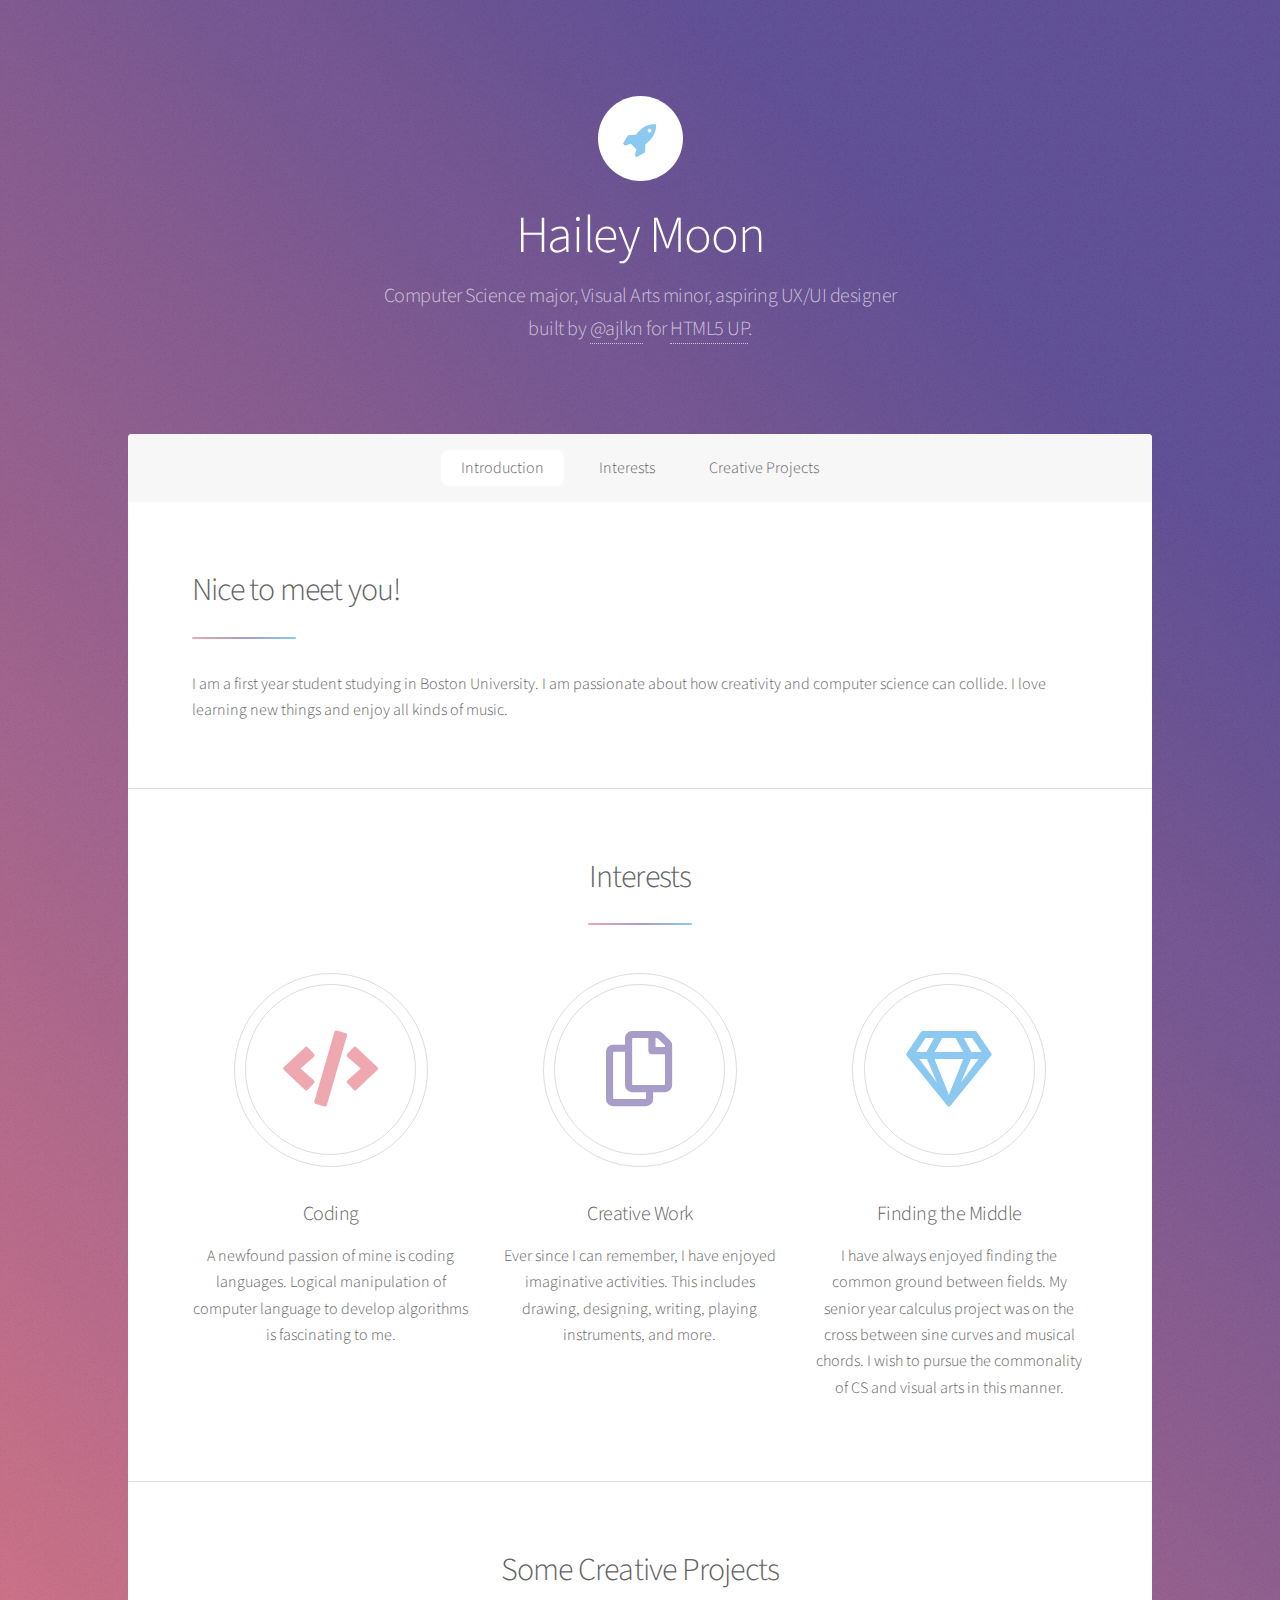
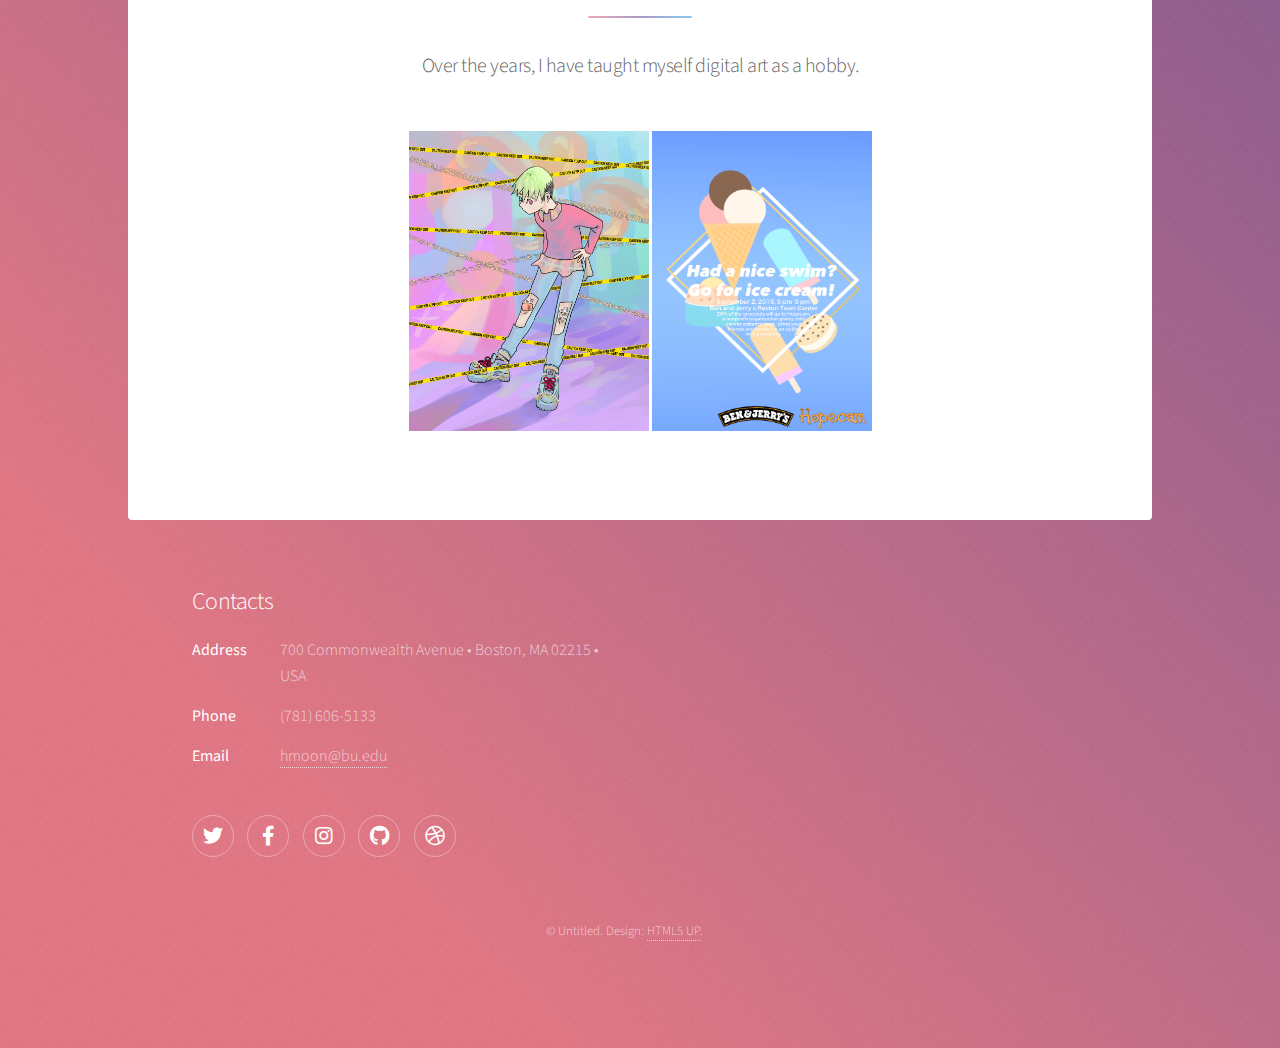
<file: index.html>
<!DOCTYPE HTML>
<!--
	Stellar by HTML5 UP
	html5up.net | @ajlkn
	Free for personal and commercial use under the CCA 3.0 license (html5up.net/license)
-->
<html>
	<head>
		<title>Hailey Moon</title>
		<meta charset="utf-8" />
		<meta name="viewport" content="width=device-width, initial-scale=1, user-scalable=no" />
		<link rel="stylesheet" href="assets/css/main.css" />
		<noscript><link rel="stylesheet" href="assets/css/noscript.css" /></noscript>
	</head>
	<body class="is-preload">
		<!-- Wrapper -->
			<div id="wrapper">

				<!-- Header -->
					<header id="header" class="alt">
						<span class="logo"><img src="images/logo.svg" alt="" /></span>
						<h1>Hailey Moon</h1>
						<p>Computer Science major, Visual Arts minor, aspiring UX/UI designer<br />
						built by <a href="https://twitter.com/ajlkn">@ajlkn</a> for <a href="https://html5up.net">HTML5 UP</a>.</p>
					</header>

				<!-- Nav -->
					<nav id="nav">
						<ul>
							<li><a href="#intro" class="active">Introduction</a></li>
							<li><a href="#first">Interests</a></li>
							<li><a href="#second">Creative Projects</a></li>
						</ul>
					</nav>

				<!-- Main -->
					<div id="main">

						<!-- Introduction -->
							<section id="intro" class="main">
								<div class="spotlight">
									<div class="content">
										<header class="major">
											<h2>Nice to meet you!</h2>
										</header>
										<p>I am a first year student studying in Boston University.
											I am passionate about how creativity and computer science can collide.
											I love learning new things and enjoy all kinds of music.</p>
									</div>
								</div>
							</section>

						<!-- First Section -->
							<section id="first" class="main special">
								<header class="major">
									<h2>Interests</h2>
								</header>
								<ul class="features">
									<li>
										<span class="icon solid major style1 fa-code"></span>
										<h3>Coding</h3>
										<p>A newfound passion of mine is coding languages.
											Logical manipulation of computer language to develop algorithms is fascinating to me.
										</p>
									</li>
									<li>
										<span class="icon major style3 fa-copy"></span>
										<h3>Creative Work</h3>
										<p>Ever since I can remember, I have enjoyed imaginative activities. This includes drawing,
											designing, writing, playing instruments, and more.
										</p>
									</li>
									<li>
										<span class="icon major style5 fa-gem"></span>
										<h3>Finding the Middle</h3>
										<p>I have always enjoyed finding the common ground between fields. My senior year calculus project
											was on the cross between sine curves and musical chords. I wish to pursue the commonality of CS
											and visual arts in this manner.
										</p>
									</li>
								</ul>
								<footer class="major">
								</footer>
							</section>

						<!-- Second Section -->
							<section id="second" class="main special">
								<header class="major">
									<h2>Some Creative Projects</h2>
									<p>Over the years, I have taught myself digital art as a hobby.</p>
								</header>
								<img src='./images/Project1.jpg' alt="images"
								width="240"
								height="300" />
								<img src='./images/Project2.png' alt="images"
								width="220"
								height="300" />
								<footer class="major">
								</footer>
							</section>
					</div>

				<!-- Footer -->
					<footer id="footer">
						<section>
							<h2>Contacts</h2>
							<dl class="alt">
								<dt>Address</dt>
								<dd>700 Commonwealth Avenue &bull; Boston, MA 02215 &bull; USA</dd>
								<dt>Phone</dt>
								<dd>(781) 606-5133</dd>
								<dt>Email</dt>
								<dd><a href="#">hmoon@bu.edu</a></dd>
							</dl>
							<ul class="icons">
								<li><a href="#" class="icon brands fa-twitter alt"><span class="label">Twitter</span></a></li>
								<li><a href="#" class="icon brands fa-facebook-f alt"><span class="label">Facebook</span></a></li>
								<li><a href="#" class="icon brands fa-instagram alt"><span class="label">Instagram</span></a></li>
								<li><a href="#" class="icon brands fa-github alt"><span class="label">GitHub</span></a></li>
								<li><a href="#" class="icon brands fa-dribbble alt"><span class="label">Dribbble</span></a></li>
							</ul>
						</section>
						<p class="copyright">&copy; Untitled. Design: <a href="https://html5up.net">HTML5 UP</a>.</p>
					</footer>

			</div>

		<!-- Scripts -->
			<script src="assets/js/jquery.min.js"></script>
			<script src="assets/js/jquery.scrollex.min.js"></script>
			<script src="assets/js/jquery.scrolly.min.js"></script>
			<script src="assets/js/browser.min.js"></script>
			<script src="assets/js/breakpoints.min.js"></script>
			<script src="assets/js/util.js"></script>
			<script src="assets/js/main.js"></script>

	</body>
</html>
</file>
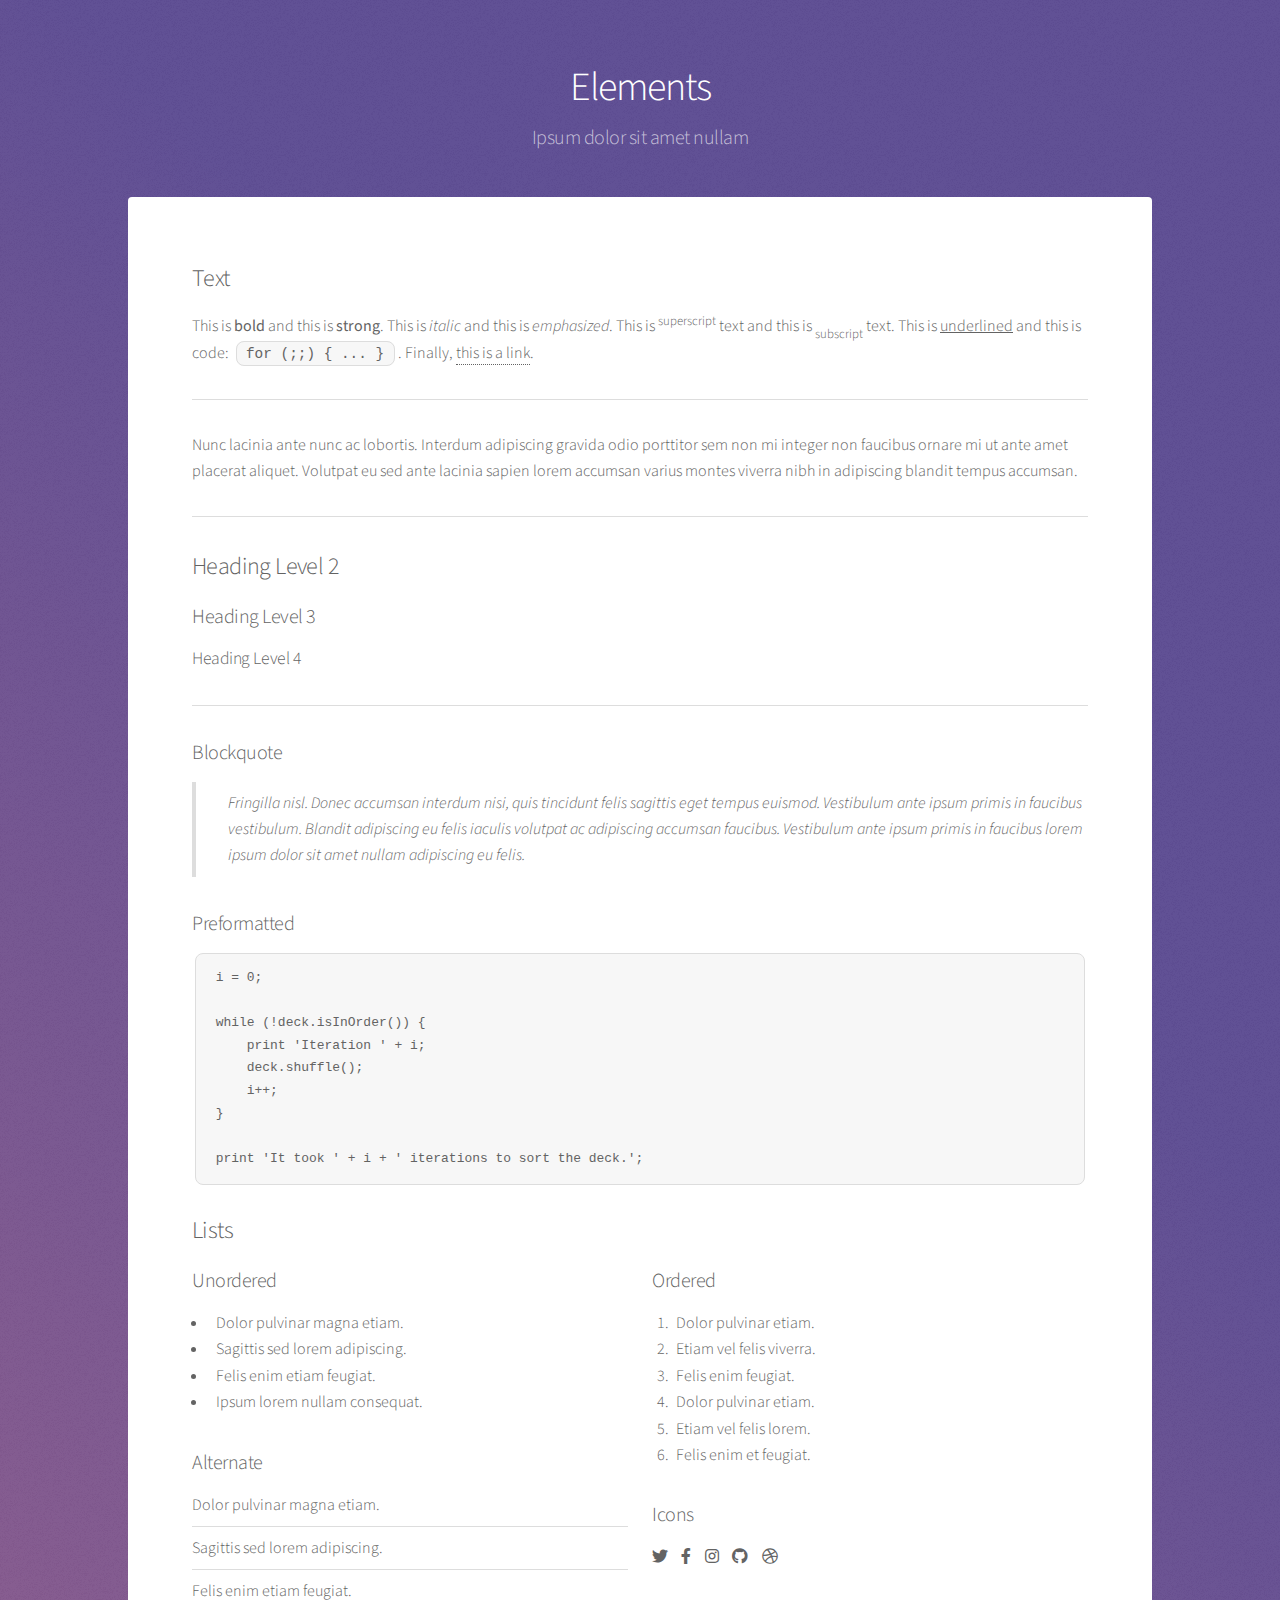
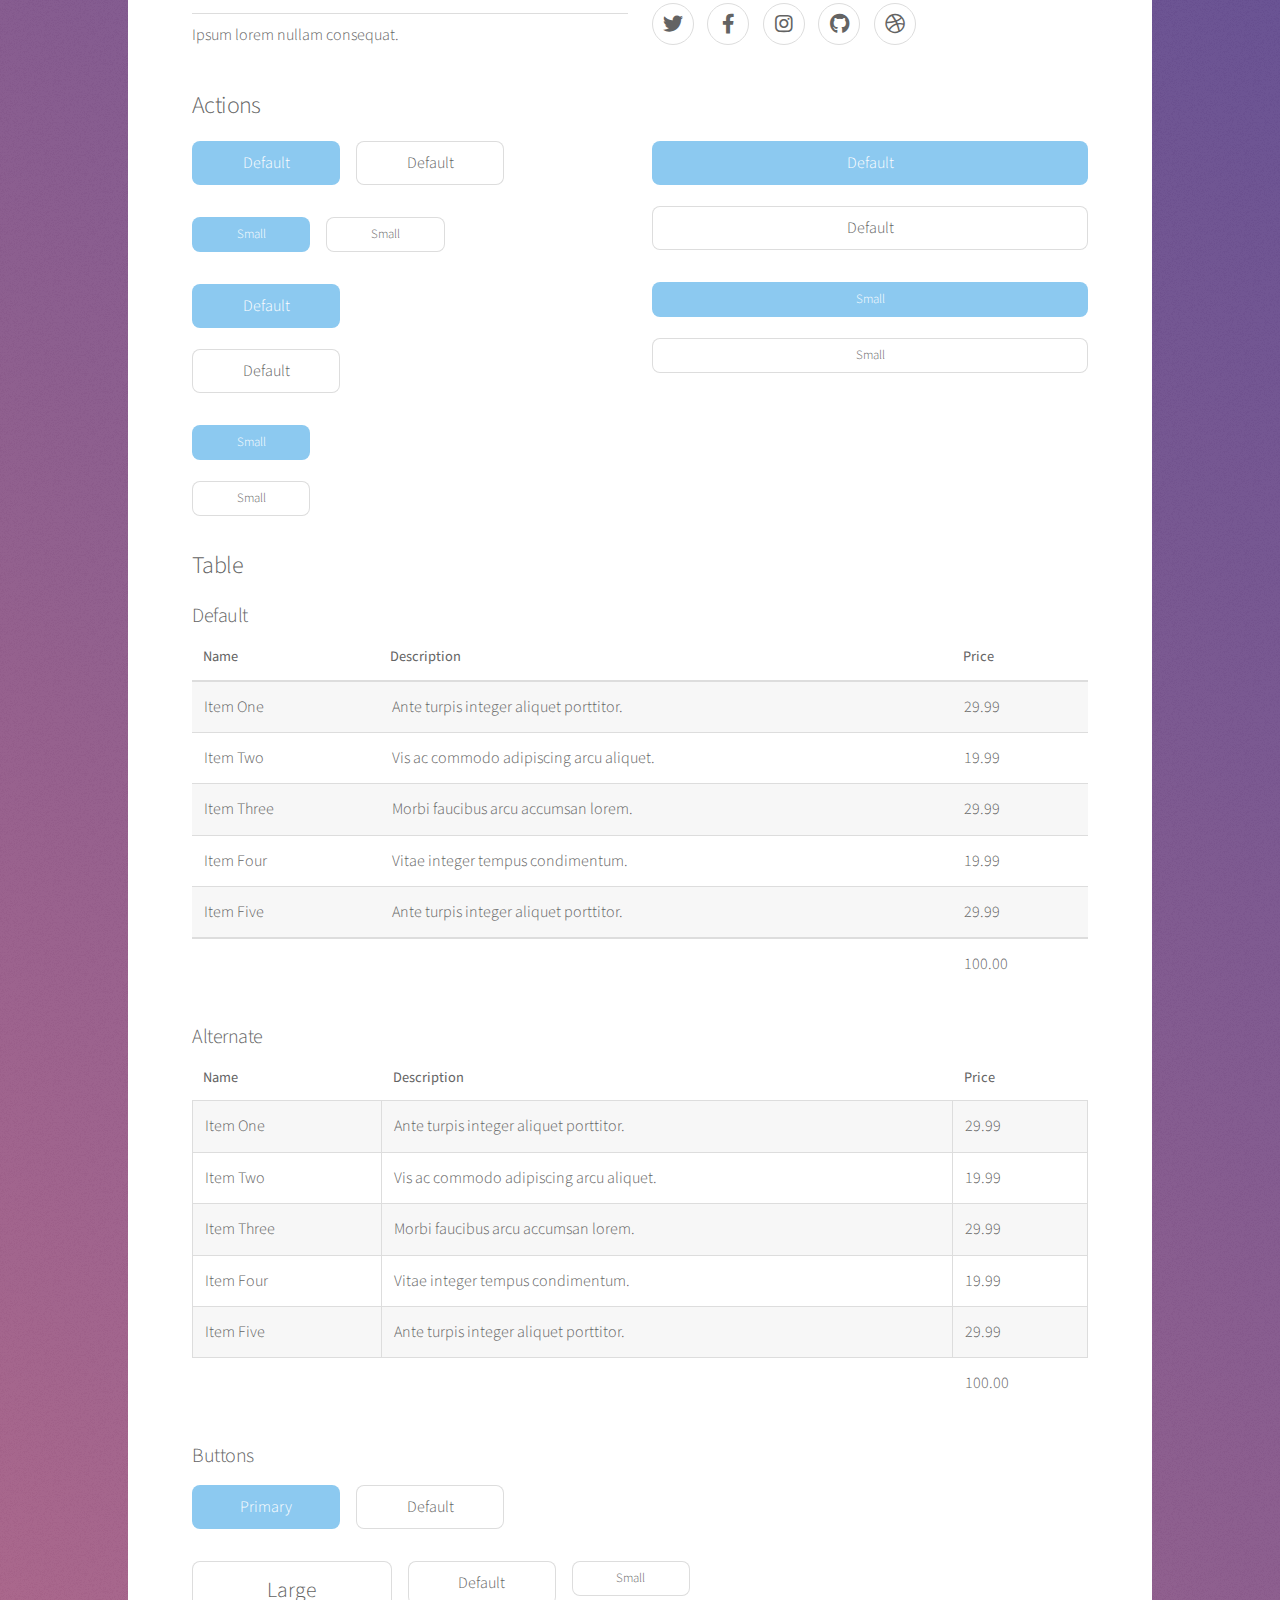
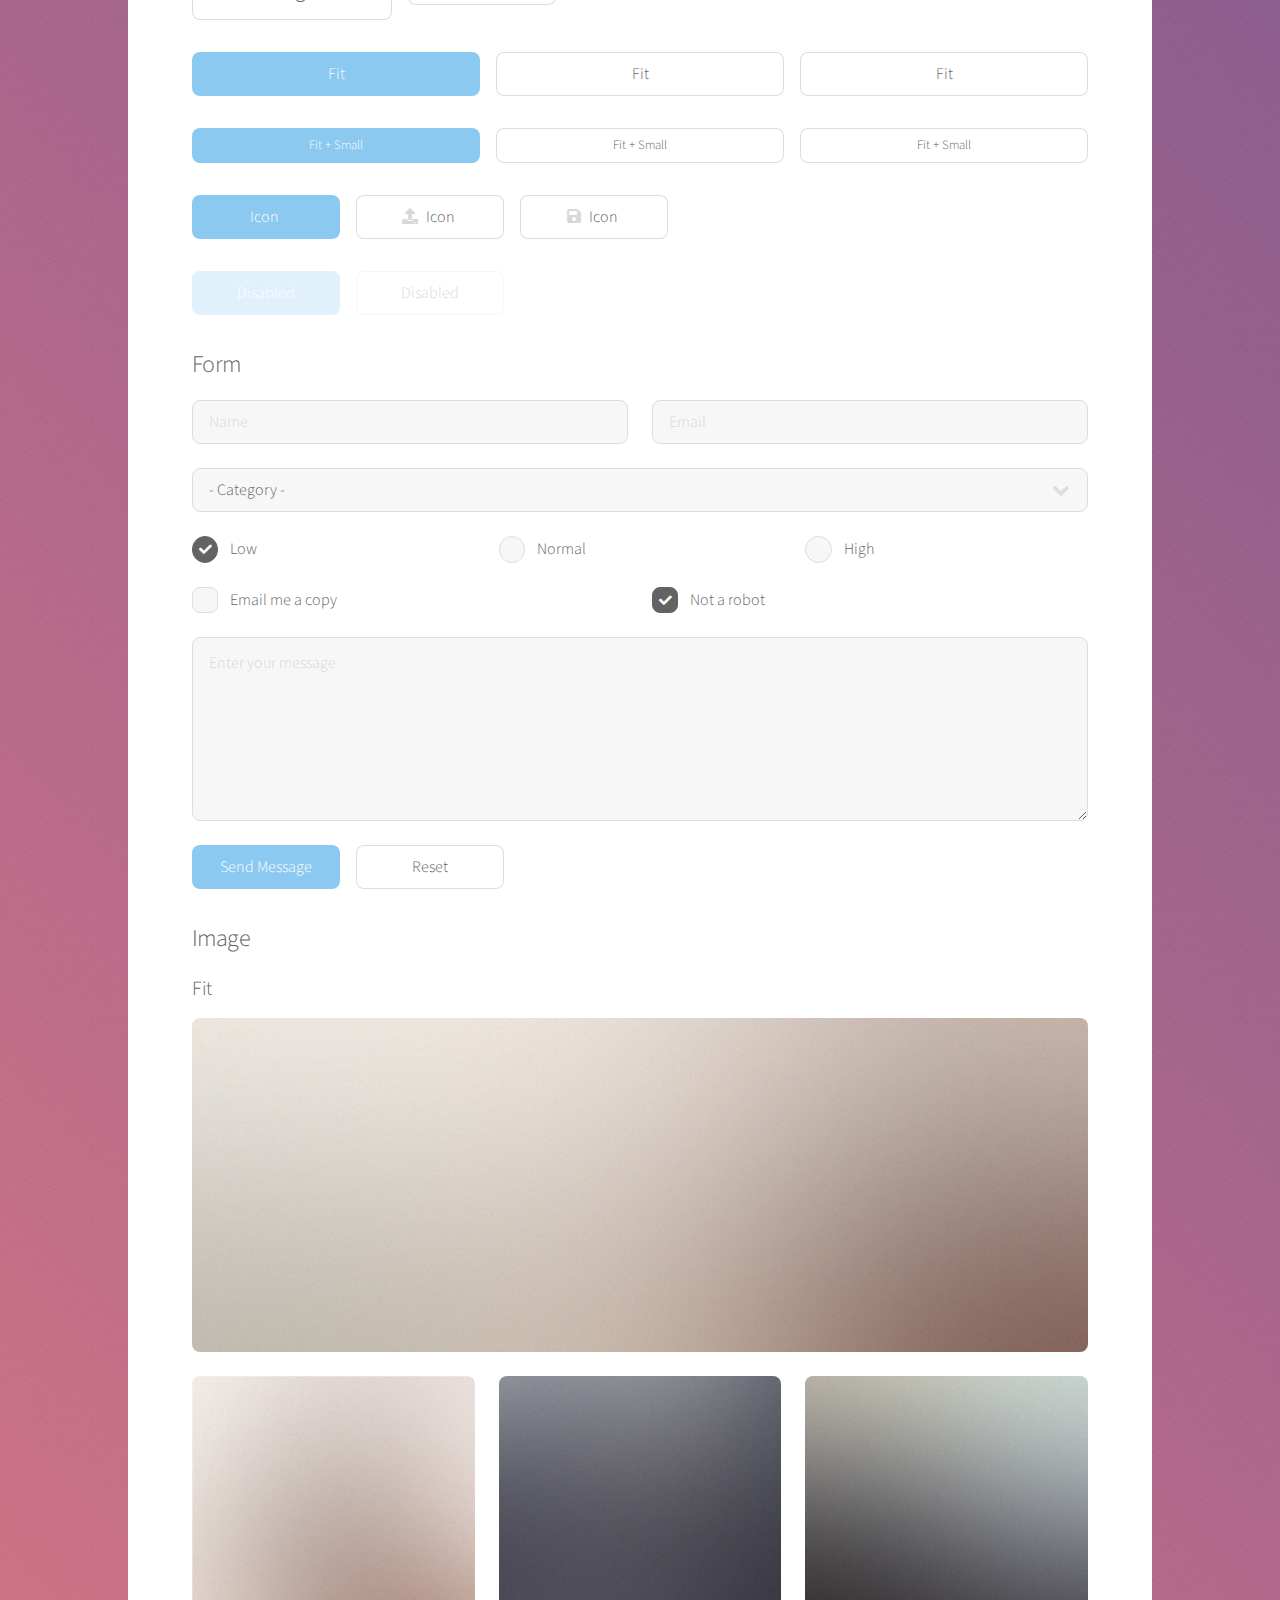
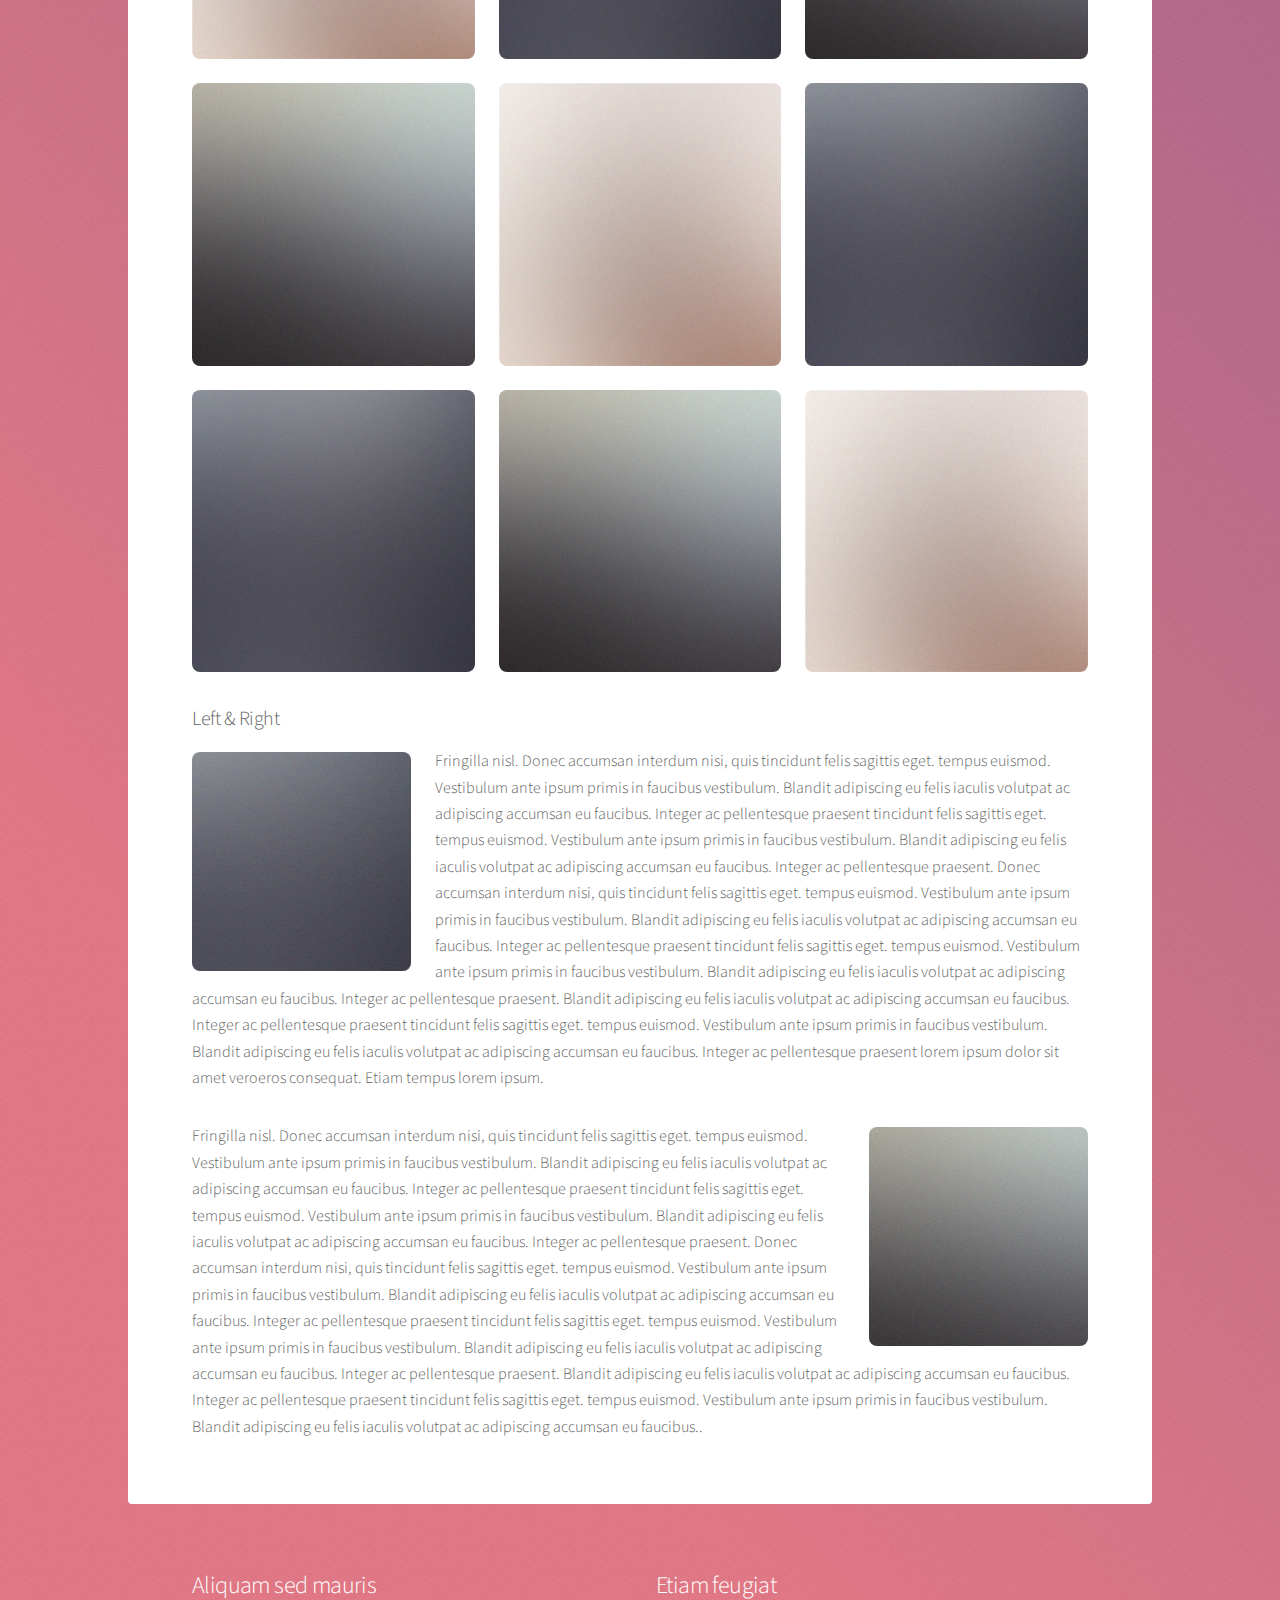
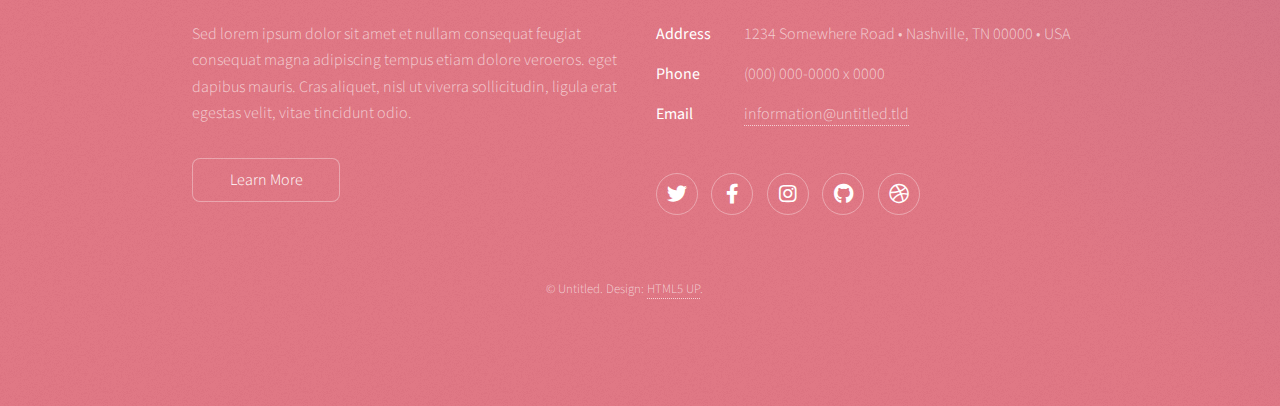
<file: elements.html>
<!DOCTYPE HTML>
<!--
	Stellar by HTML5 UP
	html5up.net | @ajlkn
	Free for personal and commercial use under the CCA 3.0 license (html5up.net/license)
-->
<html>
	<head>
		<title>Elements - Stellar by HTML5 UP</title>
		<meta charset="utf-8" />
		<meta name="viewport" content="width=device-width, initial-scale=1, user-scalable=no" />
		<link rel="stylesheet" href="assets/css/main.css" />
		<noscript><link rel="stylesheet" href="assets/css/noscript.css" /></noscript>
	</head>
	<body class="is-preload">

		<!-- Wrapper -->
			<div id="wrapper">

				<!-- Header -->
					<header id="header">
						<h1>Elements</h1>
						<p>Ipsum dolor sit amet nullam</p>
					</header>

				<!-- Main -->
					<div id="main">

						<!-- Content -->
							<section id="content" class="main">

								<!-- Text -->
									<section>
										<h2>Text</h2>
										<p>This is <b>bold</b> and this is <strong>strong</strong>. This is <i>italic</i> and this is <em>emphasized</em>.
										This is <sup>superscript</sup> text and this is <sub>subscript</sub> text.
										This is <u>underlined</u> and this is code: <code>for (;;) { ... }</code>. Finally, <a href="#">this is a link</a>.</p>
										<hr />
										<p>Nunc lacinia ante nunc ac lobortis. Interdum adipiscing gravida odio porttitor sem non mi integer non faucibus ornare mi ut ante amet placerat aliquet. Volutpat eu sed ante lacinia sapien lorem accumsan varius montes viverra nibh in adipiscing blandit tempus accumsan.</p>
										<hr />
										<h2>Heading Level 2</h2>
										<h3>Heading Level 3</h3>
										<h4>Heading Level 4</h4>
										<hr />
										<h3>Blockquote</h3>
										<blockquote>Fringilla nisl. Donec accumsan interdum nisi, quis tincidunt felis sagittis eget tempus euismod. Vestibulum ante ipsum primis in faucibus vestibulum. Blandit adipiscing eu felis iaculis volutpat ac adipiscing accumsan faucibus. Vestibulum ante ipsum primis in faucibus lorem ipsum dolor sit amet nullam adipiscing eu felis.</blockquote>
										<h3>Preformatted</h3>
										<pre><code>i = 0;

while (!deck.isInOrder()) {
    print 'Iteration ' + i;
    deck.shuffle();
    i++;
}

print 'It took ' + i + ' iterations to sort the deck.';</code></pre>
									</section>

								<!-- Lists -->
									<section>
										<h2>Lists</h2>
										<div class="row">
											<div class="col-6 col-12-medium">
												<h3>Unordered</h3>
												<ul>
													<li>Dolor pulvinar magna etiam.</li>
													<li>Sagittis sed lorem adipiscing.</li>
													<li>Felis enim etiam feugiat.</li>
													<li>Ipsum lorem nullam consequat.</li>
												</ul>
												<h3>Alternate</h3>
												<ul class="alt">
													<li>Dolor pulvinar magna etiam.</li>
													<li>Sagittis sed lorem adipiscing.</li>
													<li>Felis enim etiam feugiat.</li>
													<li>Ipsum lorem nullam consequat.</li>
												</ul>
											</div>
											<div class="col-6 col-12-medium">
												<h3>Ordered</h3>
												<ol>
													<li>Dolor pulvinar etiam.</li>
													<li>Etiam vel felis viverra.</li>
													<li>Felis enim feugiat.</li>
													<li>Dolor pulvinar etiam.</li>
													<li>Etiam vel felis lorem.</li>
													<li>Felis enim et feugiat.</li>
												</ol>
												<h3>Icons</h3>
												<ul class="icons">
													<li><a href="#" class="icon brands fa-twitter"><span class="label">Twitter</span></a></li>
													<li><a href="#" class="icon brands fa-facebook-f"><span class="label">Facebook</span></a></li>
													<li><a href="#" class="icon brands fa-instagram"><span class="label">Instagram</span></a></li>
													<li><a href="#" class="icon brands fa-github"><span class="label">GitHub</span></a></li>
													<li><a href="#" class="icon brands fa-dribbble"><span class="label">Dribbble</span></a></li>
												</ul>
												<ul class="icons">
													<li><a href="#" class="icon brands alt fa-twitter"><span class="label">Twitter</span></a></li>
													<li><a href="#" class="icon brands alt fa-facebook-f"><span class="label">Facebook</span></a></li>
													<li><a href="#" class="icon brands alt fa-instagram"><span class="label">Instagram</span></a></li>
													<li><a href="#" class="icon brands alt fa-github"><span class="label">GitHub</span></a></li>
													<li><a href="#" class="icon brands alt fa-dribbble"><span class="label">Dribbble</span></a></li>
												</ul>
											</div>
										</div>
										<h2>Actions</h2>
										<div class="row">
											<div class="col-6 col-12-medium">
												<ul class="actions">
													<li><a href="#" class="button primary">Default</a></li>
													<li><a href="#" class="button">Default</a></li>
												</ul>
												<ul class="actions small">
													<li><a href="#" class="button primary small">Small</a></li>
													<li><a href="#" class="button small">Small</a></li>
												</ul>
												<ul class="actions stacked">
													<li><a href="#" class="button primary">Default</a></li>
													<li><a href="#" class="button">Default</a></li>
												</ul>
												<ul class="actions stacked">
													<li><a href="#" class="button primary small">Small</a></li>
													<li><a href="#" class="button small">Small</a></li>
												</ul>
											</div>
											<div class="col-6 col-12-medium">
												<ul class="actions stacked">
													<li><a href="#" class="button primary fit">Default</a></li>
													<li><a href="#" class="button fit">Default</a></li>
												</ul>
												<ul class="actions stacked">
													<li><a href="#" class="button primary small fit">Small</a></li>
													<li><a href="#" class="button small fit">Small</a></li>
												</ul>
											</div>
										</div>
									</section>

								<!-- Table -->
									<section>
										<h2>Table</h2>
										<h3>Default</h3>
										<div class="table-wrapper">
											<table>
												<thead>
													<tr>
														<th>Name</th>
														<th>Description</th>
														<th>Price</th>
													</tr>
												</thead>
												<tbody>
													<tr>
														<td>Item One</td>
														<td>Ante turpis integer aliquet porttitor.</td>
														<td>29.99</td>
													</tr>
													<tr>
														<td>Item Two</td>
														<td>Vis ac commodo adipiscing arcu aliquet.</td>
														<td>19.99</td>
													</tr>
													<tr>
														<td>Item Three</td>
														<td> Morbi faucibus arcu accumsan lorem.</td>
														<td>29.99</td>
													</tr>
													<tr>
														<td>Item Four</td>
														<td>Vitae integer tempus condimentum.</td>
														<td>19.99</td>
													</tr>
													<tr>
														<td>Item Five</td>
														<td>Ante turpis integer aliquet porttitor.</td>
														<td>29.99</td>
													</tr>
												</tbody>
												<tfoot>
													<tr>
														<td colspan="2"></td>
														<td>100.00</td>
													</tr>
												</tfoot>
											</table>
										</div>

										<h3>Alternate</h3>
										<div class="table-wrapper">
											<table class="alt">
												<thead>
													<tr>
														<th>Name</th>
														<th>Description</th>
														<th>Price</th>
													</tr>
												</thead>
												<tbody>
													<tr>
														<td>Item One</td>
														<td>Ante turpis integer aliquet porttitor.</td>
														<td>29.99</td>
													</tr>
													<tr>
														<td>Item Two</td>
														<td>Vis ac commodo adipiscing arcu aliquet.</td>
														<td>19.99</td>
													</tr>
													<tr>
														<td>Item Three</td>
														<td> Morbi faucibus arcu accumsan lorem.</td>
														<td>29.99</td>
													</tr>
													<tr>
														<td>Item Four</td>
														<td>Vitae integer tempus condimentum.</td>
														<td>19.99</td>
													</tr>
													<tr>
														<td>Item Five</td>
														<td>Ante turpis integer aliquet porttitor.</td>
														<td>29.99</td>
													</tr>
												</tbody>
												<tfoot>
													<tr>
														<td colspan="2"></td>
														<td>100.00</td>
													</tr>
												</tfoot>
											</table>
										</div>
									</section>

								<!-- Buttons -->
									<section>
										<h3>Buttons</h3>
										<ul class="actions">
											<li><a href="#" class="button primary">Primary</a></li>
											<li><a href="#" class="button">Default</a></li>
										</ul>
										<ul class="actions">
											<li><a href="#" class="button large">Large</a></li>
											<li><a href="#" class="button">Default</a></li>
											<li><a href="#" class="button small">Small</a></li>
										</ul>
										<ul class="actions fit">
											<li><a href="#" class="button primary fit">Fit</a></li>
											<li><a href="#" class="button fit">Fit</a></li>
											<li><a href="#" class="button fit">Fit</a></li>
										</ul>
										<ul class="actions fit small">
											<li><a href="#" class="button primary fit small">Fit + Small</a></li>
											<li><a href="#" class="button fit small">Fit + Small</a></li>
											<li><a href="#" class="button fit small">Fit + Small</a></li>
										</ul>
										<ul class="actions">
											<li><a href="#" class="button primary icon solidfa-download">Icon</a></li>
											<li><a href="#" class="button icon solid fa-upload">Icon</a></li>
											<li><a href="#" class="button icon solid fa-save">Icon</a></li>
										</ul>
										<ul class="actions">
											<li><span class="button primary disabled">Disabled</span></li>
											<li><span class="button disabled">Disabled</span></li>
										</ul>
									</section>

								<!-- Form -->
									<section>
										<h2>Form</h2>
										<form method="post" action="#">
											<div class="row gtr-uniform">
												<div class="col-6 col-12-xsmall">
													<input type="text" name="demo-name" id="demo-name" value="" placeholder="Name" />
												</div>
												<div class="col-6 col-12-xsmall">
													<input type="email" name="demo-email" id="demo-email" value="" placeholder="Email" />
												</div>
												<div class="col-12">
													<select name="demo-category" id="demo-category">
														<option value="">- Category -</option>
														<option value="1">Manufacturing</option>
														<option value="1">Shipping</option>
														<option value="1">Administration</option>
														<option value="1">Human Resources</option>
													</select>
												</div>
												<div class="col-4 col-12-small">
													<input type="radio" id="demo-priority-low" name="demo-priority" checked>
													<label for="demo-priority-low">Low</label>
												</div>
												<div class="col-4 col-12-small">
													<input type="radio" id="demo-priority-normal" name="demo-priority">
													<label for="demo-priority-normal">Normal</label>
												</div>
												<div class="col-4 col-12-small">
													<input type="radio" id="demo-priority-high" name="demo-priority">
													<label for="demo-priority-high">High</label>
												</div>
												<div class="col-6 col-12-small">
													<input type="checkbox" id="demo-copy" name="demo-copy">
													<label for="demo-copy">Email me a copy</label>
												</div>
												<div class="col-6 col-12-small">
													<input type="checkbox" id="demo-human" name="demo-human" checked>
													<label for="demo-human">Not a robot</label>
												</div>
												<div class="col-12">
													<textarea name="demo-message" id="demo-message" placeholder="Enter your message" rows="6"></textarea>
												</div>
												<div class="col-12">
													<ul class="actions">
														<li><input type="submit" value="Send Message" class="primary" /></li>
														<li><input type="reset" value="Reset" /></li>
													</ul>
												</div>
											</div>
										</form>
									</section>

								<!-- Image -->
									<section>
										<h2>Image</h2>
										<h3>Fit</h3>
										<div class="box alt">
											<div class="row gtr-uniform">
												<div class="col-12"><span class="image fit"><img src="images/pic04.jpg" alt="" /></span></div>
												<div class="col-4"><span class="image fit"><img src="images/pic01.jpg" alt="" /></span></div>
												<div class="col-4"><span class="image fit"><img src="images/pic02.jpg" alt="" /></span></div>
												<div class="col-4"><span class="image fit"><img src="images/pic03.jpg" alt="" /></span></div>
												<div class="col-4"><span class="image fit"><img src="images/pic03.jpg" alt="" /></span></div>
												<div class="col-4"><span class="image fit"><img src="images/pic01.jpg" alt="" /></span></div>
												<div class="col-4"><span class="image fit"><img src="images/pic02.jpg" alt="" /></span></div>
												<div class="col-4"><span class="image fit"><img src="images/pic02.jpg" alt="" /></span></div>
												<div class="col-4"><span class="image fit"><img src="images/pic03.jpg" alt="" /></span></div>
												<div class="col-4"><span class="image fit"><img src="images/pic01.jpg" alt="" /></span></div>
											</div>
										</div>
										<h3>Left &amp; Right</h3>
										<p><span class="image left"><img src="images/pic05.jpg" alt="" /></span>Fringilla nisl. Donec accumsan interdum nisi, quis tincidunt felis sagittis eget. tempus euismod. Vestibulum ante ipsum primis in faucibus vestibulum. Blandit adipiscing eu felis iaculis volutpat ac adipiscing accumsan eu faucibus. Integer ac pellentesque praesent tincidunt felis sagittis eget. tempus euismod. Vestibulum ante ipsum primis in faucibus vestibulum. Blandit adipiscing eu felis iaculis volutpat ac adipiscing accumsan eu faucibus. Integer ac pellentesque praesent. Donec accumsan interdum nisi, quis tincidunt felis sagittis eget. tempus euismod. Vestibulum ante ipsum primis in faucibus vestibulum. Blandit adipiscing eu felis iaculis volutpat ac adipiscing accumsan eu faucibus. Integer ac pellentesque praesent tincidunt felis sagittis eget. tempus euismod. Vestibulum ante ipsum primis in faucibus vestibulum. Blandit adipiscing eu felis iaculis volutpat ac adipiscing accumsan eu faucibus. Integer ac pellentesque praesent. Blandit adipiscing eu felis iaculis volutpat ac adipiscing accumsan eu faucibus. Integer ac pellentesque praesent tincidunt felis sagittis eget. tempus euismod. Vestibulum ante ipsum primis in faucibus vestibulum. Blandit adipiscing eu felis iaculis volutpat ac adipiscing accumsan eu faucibus. Integer ac pellentesque praesent lorem ipsum dolor sit amet veroeros consequat. Etiam tempus lorem ipsum.</p>
										<p><span class="image right"><img src="images/pic06.jpg" alt="" /></span>Fringilla nisl. Donec accumsan interdum nisi, quis tincidunt felis sagittis eget. tempus euismod. Vestibulum ante ipsum primis in faucibus vestibulum. Blandit adipiscing eu felis iaculis volutpat ac adipiscing accumsan eu faucibus. Integer ac pellentesque praesent tincidunt felis sagittis eget. tempus euismod. Vestibulum ante ipsum primis in faucibus vestibulum. Blandit adipiscing eu felis iaculis volutpat ac adipiscing accumsan eu faucibus. Integer ac pellentesque praesent. Donec accumsan interdum nisi, quis tincidunt felis sagittis eget. tempus euismod. Vestibulum ante ipsum primis in faucibus vestibulum. Blandit adipiscing eu felis iaculis volutpat ac adipiscing accumsan eu faucibus. Integer ac pellentesque praesent tincidunt felis sagittis eget. tempus euismod. Vestibulum ante ipsum primis in faucibus vestibulum. Blandit adipiscing eu felis iaculis volutpat ac adipiscing accumsan eu faucibus. Integer ac pellentesque praesent. Blandit adipiscing eu felis iaculis volutpat ac adipiscing accumsan eu faucibus. Integer ac pellentesque praesent tincidunt felis sagittis eget. tempus euismod. Vestibulum ante ipsum primis in faucibus vestibulum. Blandit adipiscing eu felis iaculis volutpat ac adipiscing accumsan eu faucibus..</p>
									</section>

							</section>

					</div>

				<!-- Footer -->
					<footer id="footer">
						<section>
							<h2>Aliquam sed mauris</h2>
							<p>Sed lorem ipsum dolor sit amet et nullam consequat feugiat consequat magna adipiscing tempus etiam dolore veroeros. eget dapibus mauris. Cras aliquet, nisl ut viverra sollicitudin, ligula erat egestas velit, vitae tincidunt odio.</p>
							<ul class="actions">
								<li><a href="#" class="button">Learn More</a></li>
							</ul>
						</section>
						<section>
							<h2>Etiam feugiat</h2>
							<dl class="alt">
								<dt>Address</dt>
								<dd>1234 Somewhere Road &bull; Nashville, TN 00000 &bull; USA</dd>
								<dt>Phone</dt>
								<dd>(000) 000-0000 x 0000</dd>
								<dt>Email</dt>
								<dd><a href="#">information@untitled.tld</a></dd>
							</dl>
							<ul class="icons">
								<li><a href="#" class="icon brands fa-twitter alt"><span class="label">Twitter</span></a></li>
								<li><a href="#" class="icon brands fa-facebook-f alt"><span class="label">Facebook</span></a></li>
								<li><a href="#" class="icon brands fa-instagram alt"><span class="label">Instagram</span></a></li>
								<li><a href="#" class="icon brands fa-github alt"><span class="label">GitHub</span></a></li>
								<li><a href="#" class="icon brands fa-dribbble alt"><span class="label">Dribbble</span></a></li>
							</ul>
						</section>
						<p class="copyright">&copy; Untitled. Design: <a href="https://html5up.net">HTML5 UP</a>.</p>
					</footer>

			</div>

		<!-- Scripts -->
			<script src="assets/js/jquery.min.js"></script>
			<script src="assets/js/jquery.scrollex.min.js"></script>
			<script src="assets/js/jquery.scrolly.min.js"></script>
			<script src="assets/js/browser.min.js"></script>
			<script src="assets/js/breakpoints.min.js"></script>
			<script src="assets/js/util.js"></script>
			<script src="assets/js/main.js"></script>

	</body>
</html>
</file>
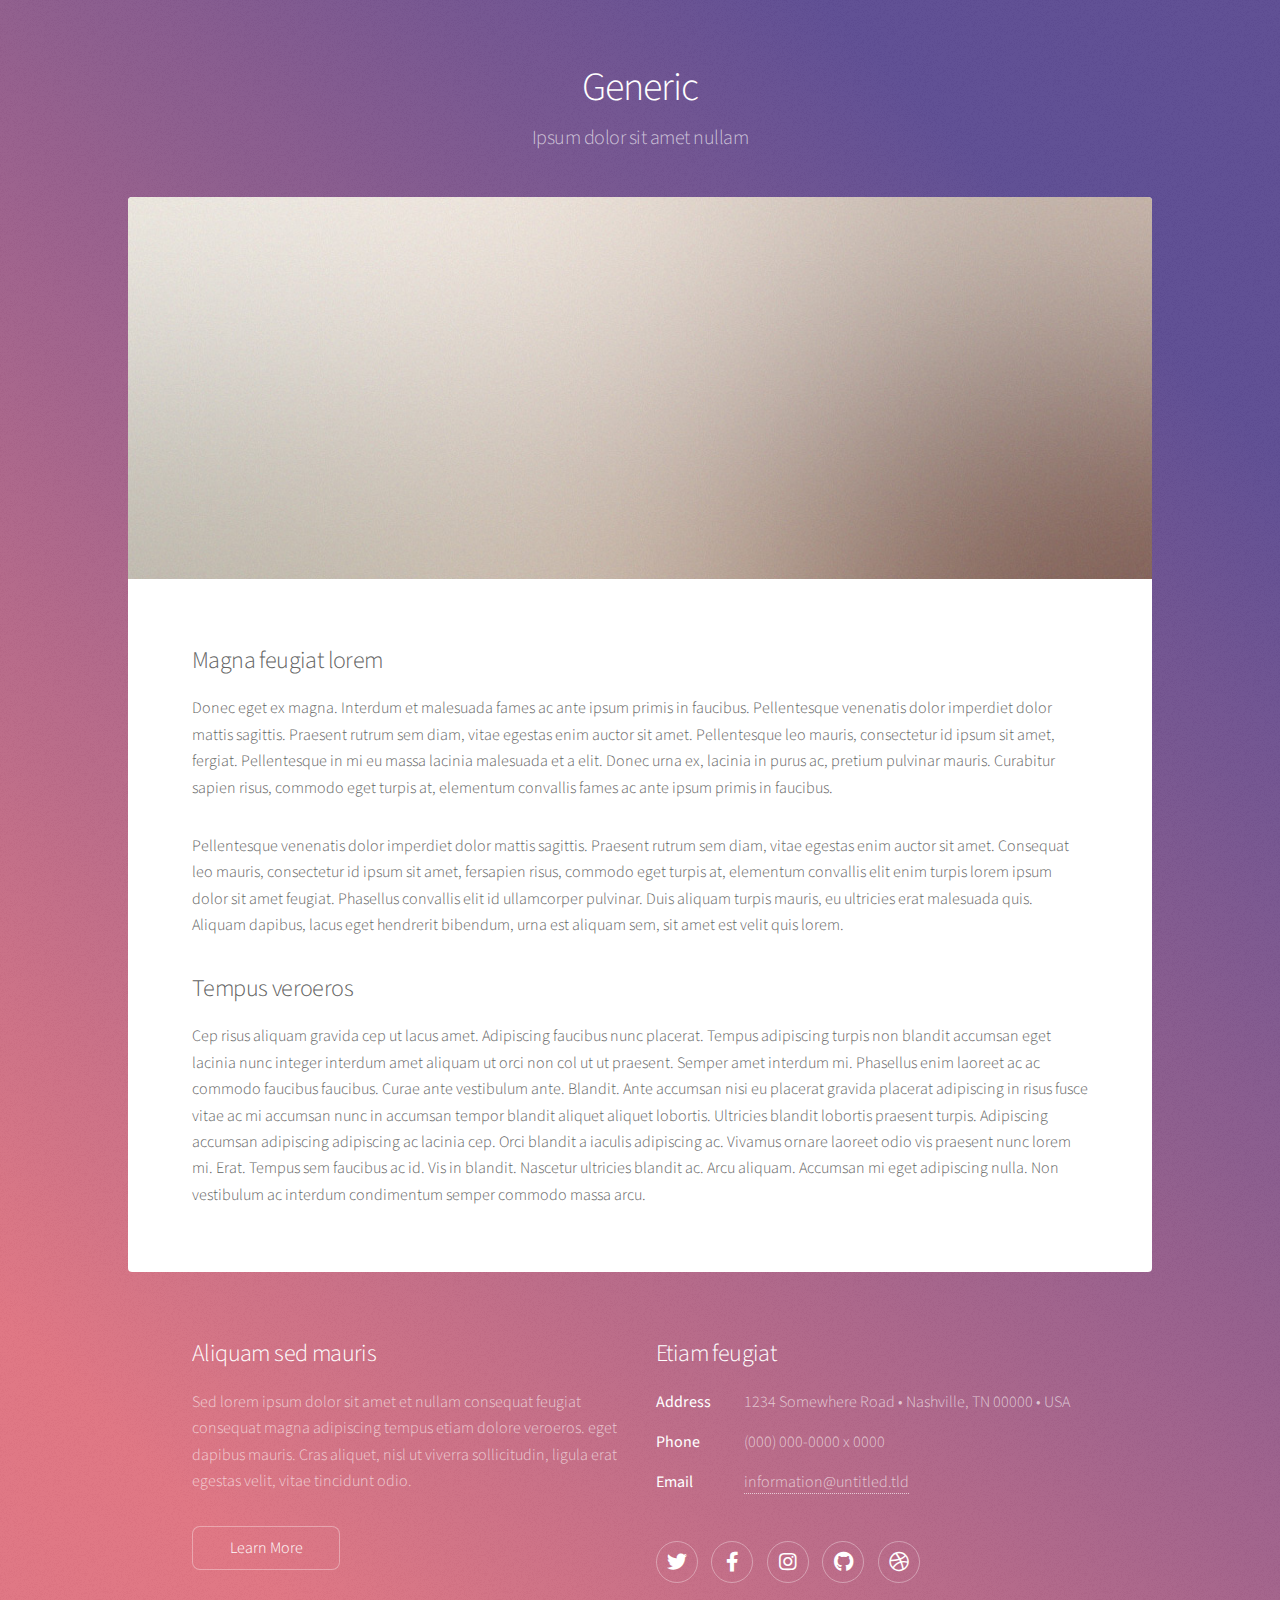
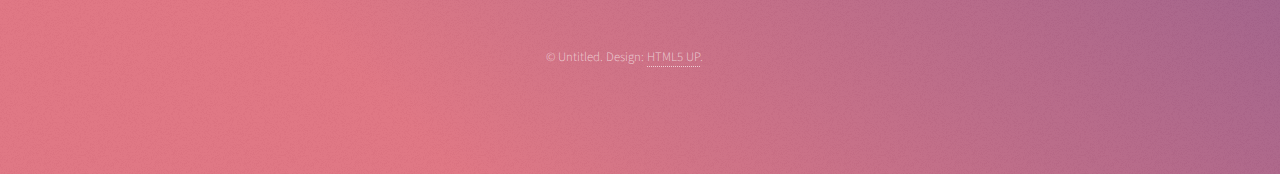
<file: generic.html>
<!DOCTYPE HTML>
<!--
	Stellar by HTML5 UP
	html5up.net | @ajlkn
	Free for personal and commercial use under the CCA 3.0 license (html5up.net/license)
-->
<html>
	<head>
		<title>Generic - Stellar by HTML5 UP</title>
		<meta charset="utf-8" />
		<meta name="viewport" content="width=device-width, initial-scale=1, user-scalable=no" />
		<link rel="stylesheet" href="assets/css/main.css" />
		<noscript><link rel="stylesheet" href="assets/css/noscript.css" /></noscript>
	</head>
	<body class="is-preload">

		<!-- Wrapper -->
			<div id="wrapper">

				<!-- Header -->
					<header id="header">
						<h1>Generic</h1>
						<p>Ipsum dolor sit amet nullam</p>
					</header>

				<!-- Main -->
					<div id="main">

						<!-- Content -->
							<section id="content" class="main">
								<span class="image main"><img src="images/pic04.jpg" alt="" /></span>
								<h2>Magna feugiat lorem</h2>
								<p>Donec eget ex magna. Interdum et malesuada fames ac ante ipsum primis in faucibus. Pellentesque venenatis dolor imperdiet dolor mattis sagittis. Praesent rutrum sem diam, vitae egestas enim auctor sit amet. Pellentesque leo mauris, consectetur id ipsum sit amet, fergiat. Pellentesque in mi eu massa lacinia malesuada et a elit. Donec urna ex, lacinia in purus ac, pretium pulvinar mauris. Curabitur sapien risus, commodo eget turpis at, elementum convallis fames ac ante ipsum primis in faucibus.</p>
								<p>Pellentesque venenatis dolor imperdiet dolor mattis sagittis. Praesent rutrum sem diam, vitae egestas enim auctor sit amet. Consequat leo mauris, consectetur id ipsum sit amet, fersapien risus, commodo eget turpis at, elementum convallis elit enim turpis lorem ipsum dolor sit amet feugiat. Phasellus convallis elit id ullamcorper pulvinar. Duis aliquam turpis mauris, eu ultricies erat malesuada quis. Aliquam dapibus, lacus eget hendrerit bibendum, urna est aliquam sem, sit amet est velit quis lorem.</p>
								<h2>Tempus veroeros</h2>
								<p>Cep risus aliquam gravida cep ut lacus amet. Adipiscing faucibus nunc placerat. Tempus adipiscing turpis non blandit accumsan eget lacinia nunc integer interdum amet aliquam ut orci non col ut ut praesent. Semper amet interdum mi. Phasellus enim laoreet ac ac commodo faucibus faucibus. Curae ante vestibulum ante. Blandit. Ante accumsan nisi eu placerat gravida placerat adipiscing in risus fusce vitae ac mi accumsan nunc in accumsan tempor blandit aliquet aliquet lobortis. Ultricies blandit lobortis praesent turpis. Adipiscing accumsan adipiscing adipiscing ac lacinia cep. Orci blandit a iaculis adipiscing ac. Vivamus ornare laoreet odio vis praesent nunc lorem mi. Erat. Tempus sem faucibus ac id. Vis in blandit. Nascetur ultricies blandit ac. Arcu aliquam. Accumsan mi eget adipiscing nulla. Non vestibulum ac interdum condimentum semper commodo massa arcu.</p>
							</section>

					</div>

				<!-- Footer -->
					<footer id="footer">
						<section>
							<h2>Aliquam sed mauris</h2>
							<p>Sed lorem ipsum dolor sit amet et nullam consequat feugiat consequat magna adipiscing tempus etiam dolore veroeros. eget dapibus mauris. Cras aliquet, nisl ut viverra sollicitudin, ligula erat egestas velit, vitae tincidunt odio.</p>
							<ul class="actions">
								<li><a href="#" class="button">Learn More</a></li>
							</ul>
						</section>
						<section>
							<h2>Etiam feugiat</h2>
							<dl class="alt">
								<dt>Address</dt>
								<dd>1234 Somewhere Road &bull; Nashville, TN 00000 &bull; USA</dd>
								<dt>Phone</dt>
								<dd>(000) 000-0000 x 0000</dd>
								<dt>Email</dt>
								<dd><a href="#">information@untitled.tld</a></dd>
							</dl>
							<ul class="icons">
								<li><a href="#" class="icon brands fa-twitter alt"><span class="label">Twitter</span></a></li>
								<li><a href="#" class="icon brands fa-facebook-f alt"><span class="label">Facebook</span></a></li>
								<li><a href="#" class="icon brands fa-instagram alt"><span class="label">Instagram</span></a></li>
								<li><a href="#" class="icon brands fa-github alt"><span class="label">GitHub</span></a></li>
								<li><a href="#" class="icon brands fa-dribbble alt"><span class="label">Dribbble</span></a></li>
							</ul>
						</section>
						<p class="copyright">&copy; Untitled. Design: <a href="https://html5up.net">HTML5 UP</a>.</p>
					</footer>

			</div>

		<!-- Scripts -->
			<script src="assets/js/jquery.min.js"></script>
			<script src="assets/js/jquery.scrollex.min.js"></script>
			<script src="assets/js/jquery.scrolly.min.js"></script>
			<script src="assets/js/browser.min.js"></script>
			<script src="assets/js/breakpoints.min.js"></script>
			<script src="assets/js/util.js"></script>
			<script src="assets/js/main.js"></script>

	</body>
</html>
</file>
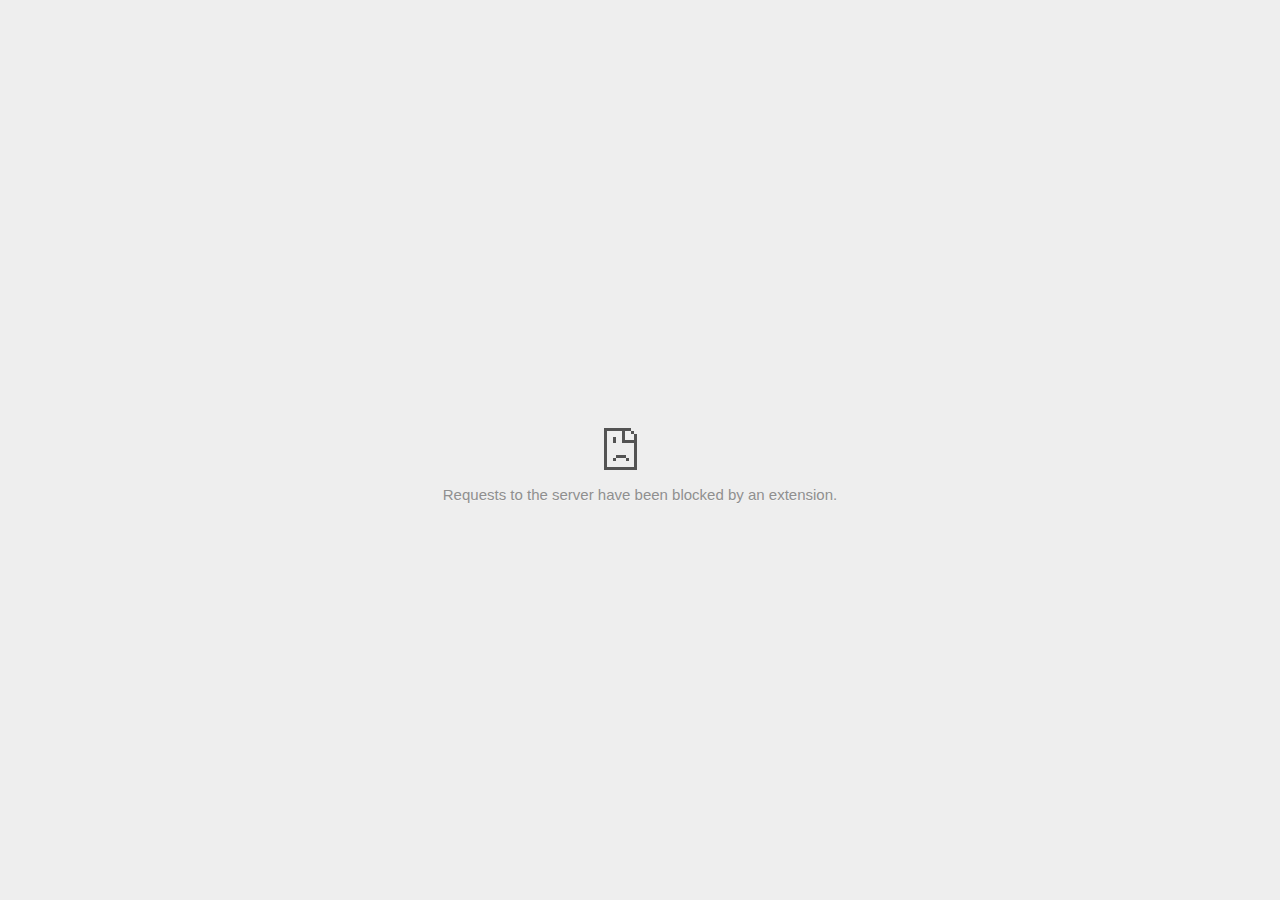
<file: images/art icon_files/B25217633.html>
<!DOCTYPE html>
<!-- saved from url=(0029)chrome-error://chromewebdata/ -->
<html dir="ltr" lang="en" subframe=""><head><meta http-equiv="Content-Type" content="text/html; charset=UTF-8">
  
  <meta name="color-scheme" content="light dark">
  <meta name="theme-color" content="#fff">
  <meta name="viewport" content="width=device-width, initial-scale=1.0,
                                 maximum-scale=1.0, user-scalable=no">
  <title>ad.doubleclick.net</title>
  <style>/* Copyright 2017 The Chromium Authors. All rights reserved.
 * Use of this source code is governed by a BSD-style license that can be
 * found in the LICENSE file. */

a {
  color: var(--link-color);
}

body {
  --background-color: #fff;
  --error-code-color: var(--google-gray-700);
  --google-blue-100: rgb(210, 227, 252);
  --google-blue-300: rgb(138, 180, 248);
  --google-blue-600: rgb(26, 115, 232);
  --google-blue-700: rgb(25, 103, 210);
  --google-gray-100: rgb(241, 243, 244);
  --google-gray-300: rgb(218, 220, 224);
  --google-gray-500: rgb(154, 160, 166);
  --google-gray-50: rgb(248, 249, 250);
  --google-gray-600: rgb(128, 134, 139);
  --google-gray-700: rgb(95, 99, 104);
  --google-gray-800: rgb(60, 64, 67);
  --google-gray-900: rgb(32, 33, 36);
  --heading-color: var(--google-gray-900);
  --link-color: rgb(88, 88, 88);
  --popup-container-background-color: rgba(0,0,0,.65);
  --primary-button-fill-color-active: var(--google-blue-700);
  --primary-button-fill-color: var(--google-blue-600);
  --primary-button-text-color: #fff;
  --quiet-background-color: rgb(247, 247, 247);
  --secondary-button-border-color: var(--google-gray-500);
  --secondary-button-fill-color: #fff;
  --secondary-button-hover-border-color: var(--google-gray-600);
  --secondary-button-hover-fill-color: var(--google-gray-50);
  --secondary-button-text-color: var(--google-gray-700);
  --small-link-color: var(--google-gray-700);
  --text-color: var(--google-gray-700);
  background: var(--background-color);
  color: var(--text-color);
  word-wrap: break-word;
}

.nav-wrapper .secondary-button {
  background: var(--secondary-button-fill-color);
  border: 1px solid var(--secondary-button-border-color);
  color: var(--secondary-button-text-color);
  float: none;
  margin: 0;
  padding: 8px 16px;
}

.hidden {
  display: none;
}

html {
  -webkit-text-size-adjust: 100%;
  font-size: 125%;
}

.icon {
  background-repeat: no-repeat;
  background-size: 100%;
}

@media (prefers-color-scheme: dark) {
  body {
    --background-color: var(--google-gray-900);
    --error-code-color: var(--google-gray-500);
    --heading-color: var(--google-gray-500);
    --link-color: var(--google-blue-300);
    --primary-button-fill-color-active: rgb(129, 162, 208);
    --primary-button-fill-color: var(--google-blue-300);
    --primary-button-text-color: var(--google-gray-900);
    --quiet-background-color: var(--background-color);
    --secondary-button-border-color: var(--google-gray-700);
    --secondary-button-fill-color: var(--google-gray-900);
    --secondary-button-hover-fill-color: rgb(48, 51, 57);
    --secondary-button-text-color: var(--google-blue-300);
    --small-link-color: var(--google-blue-300);
    --text-color: var(--google-gray-500);
  }
}
</style>
  <style>/* Copyright 2014 The Chromium Authors. All rights reserved.
   Use of this source code is governed by a BSD-style license that can be
   found in the LICENSE file. */

button {
  border: 0;
  border-radius: 4px;
  box-sizing: border-box;
  color: var(--primary-button-text-color);
  cursor: pointer;
  float: right;
  font-size: .875em;
  margin: 0;
  padding: 8px 16px;
  transition: box-shadow 150ms cubic-bezier(0.4, 0, 0.2, 1);
  user-select: none;
}

[dir='rtl'] button {
  float: left;
}

.bad-clock button,
.captive-portal button,
.insecure-form button,
.lookalike-url button,
.main-frame-blocked button,
.neterror button,
.offline button,
.pdf button,
.ssl button,
.safe-browsing-billing button {
  background: var(--primary-button-fill-color);
}

button:active {
  background: var(--primary-button-fill-color-active);
  outline: 0;
}

#debugging {
  display: inline;
  overflow: auto;
}

.debugging-content {
  line-height: 1em;
  margin-bottom: 0;
  margin-top: 1em;
}

.debugging-content-fixed-width {
  display: block;
  font-family: monospace;
  font-size: 1.2em;
  margin-top: 0.5em;
}

.debugging-title {
  font-weight: bold;
}

#details {
  margin: 0 0 50px;
}

#details p:not(:first-of-type) {
  margin-top: 20px;
}

.secondary-button:active {
  border-color: white;
  box-shadow: 0 1px 2px 0 rgba(60, 64, 67, .3),
      0 2px 6px 2px rgba(60, 64, 67, .15);
}

.secondary-button:hover {
  background: var(--secondary-button-hover-fill-color);
  border-color: var(--secondary-button-hover-border-color);
  text-decoration: none;
}

.error-code {
  color: var(--error-code-color);
  font-size: .86667em;
  text-transform: uppercase;
  margin-top: 12px;
}

#error-debugging-info {
  font-size: 0.8em;
}

h1 {
  color: var(--heading-color);
  font-size: 1.6em;
  font-weight: normal;
  line-height: 1.25em;
  margin-bottom: 16px;
}

h2 {
  font-size: 1.2em;
  font-weight: normal;
}

.icon {
  height: 72px;
  margin: 0 0 40px;
  width: 72px;
}

input[type=checkbox] {
  opacity: 0;
}

input[type=checkbox]:focus ~ .checkbox:after {
  outline: -webkit-focus-ring-color auto 5px;
}

.interstitial-wrapper {
  box-sizing: border-box;
  font-size: 1em;
  line-height: 1.6em;
  margin: 14vh auto 0;
  max-width: 600px;
  width: 100%;
}

#main-message > p {
  display: inline;
}

#extended-reporting-opt-in {
  font-size: .875em;
  margin-top: 32px;
}

#extended-reporting-opt-in label {
  display: grid;
  grid-template-columns: 1.8em 1fr;
  position: relative;
}

#enhanced-protection-message {
  border-radius: 4px;
  font-size: 1em;
  margin-top: 32px;
  padding: 10px 5px;
}

#enhanced-protection-message label {
  display: grid;
  grid-template-columns: 2.5em 1fr;
  position: relative;
}

#enhanced-protection-message div {
  margin: 0.5em;
}

#enhanced-protection-message .icon {
  height: 1.5em;
  vertical-align: middle;
  width: 1.5em;
}

.nav-wrapper {
  margin-top: 51px;
}

.nav-wrapper::after {
  clear: both;
  content: '';
  display: table;
  width: 100%;
}

.small-link {
  color: var(--small-link-color);
  font-size: .875em;
}

.checkboxes {
  flex: 0 0 24px;
}

.checkbox {
  --padding: .9em;
  background: transparent;
  display: block;
  height: 1em;
  left: -1em;
  padding-inline-start: var(--padding);
  position: absolute;
  right: 0;
  top: -.5em;
  width: 1em;
}

.checkbox::after {
  border: 1px solid white;
  border-radius: 2px;
  content: '';
  height: 1em;
  position: absolute;
  top: var(--padding);
  left: var(--padding);
  width: 1em;
}

.checkbox::before {
  background: transparent;
  border: 2px solid white;
  border-right-width: 0;
  border-top-width: 0;
  content: '';
  height: .2em;
  left: calc(.3em + var(--padding));
  opacity: 0;
  position: absolute;
  top: calc(.3em  + var(--padding));
  transform: rotate(-45deg);
  width: .5em;
}

input[type=checkbox]:checked ~ .checkbox::before {
  opacity: 1;
}

#recurrent-error-message {
  background: #ededed;
  border-radius: 4px;
  padding: 12px 16px;
  margin-top: 12px;
  margin-bottom: 16px;
}

.showing-recurrent-error-message #extended-reporting-opt-in {
  margin-top: 16px;
}

.showing-recurrent-error-message #enhanced-protection-message {
  margin-top: 16px;
}

@media (max-width: 700px) {
  .interstitial-wrapper {
    padding: 0 10%;
  }

  #error-debugging-info {
    overflow: auto;
  }
}

@media (max-width: 420px) {
  button,
  [dir='rtl'] button,
  .small-link {
    float: none;
    font-size: .825em;
    font-weight: 500;
    margin: 0;
    width: 100%;
  }

  button {
    padding: 16px 24px;
  }

  #details {
    margin: 20px 0 20px 0;
  }

  #details p:not(:first-of-type) {
    margin-top: 10px;
  }

  .secondary-button:not(.hidden) {
    display: block;
    margin-top: 20px;
    text-align: center;
    width: 100%;
  }

  .interstitial-wrapper {
    padding: 0 5%;
  }

  #extended-reporting-opt-in {
    margin-top: 24px;
  }

  #enhanced-protection-message {
    margin-top: 24px;
  }

  .nav-wrapper {
    margin-top: 30px;
  }
}

/**
 * Mobile specific styling.
 * Navigation buttons are anchored to the bottom of the screen.
 * Details message replaces the top content in its own scrollable area.
 */

@media (max-width: 420px) {
  .nav-wrapper .secondary-button {
    border: 0;
    margin: 16px 0 0;
    margin-inline-end: 0;
    padding-bottom: 16px;
    padding-top: 16px;
  }
}

/* Fixed nav. */
@media (min-width: 240px) and (max-width: 420px) and
       (min-height: 401px),
       (min-width: 421px) and (min-height: 240px) and
       (max-height: 560px) {
  body .nav-wrapper {
    background: var(--background-color);
    bottom: 0;
    box-shadow: 0 -12px 24px var(--background-color);
    left: 0;
    margin: 0 auto;
    max-width: 736px;
    padding-left: 24px;
    padding-right: 24px;
    position: fixed;
    right: 0;
    width: 100%;
    z-index: 2;
  }

  .interstitial-wrapper {
    max-width: 736px;
  }

  #details,
  #main-content {
    padding-bottom: 40px;
  }

  #details {
    padding-top: 5.5vh;
  }

  button.small-link {
    color: var(--google-blue-600);
  }
}

@media (max-width: 420px) and (orientation: portrait),
       (max-height: 560px) {
  body {
    margin: 0 auto;
  }

  button,
  [dir='rtl'] button,
  button.small-link,
  .nav-wrapper .secondary-button {
    font-family: Roboto-Regular,Helvetica;
    font-size: .933em;
    margin: 6px 0;
    transform: translatez(0);
  }

  .nav-wrapper {
    box-sizing: border-box;
    padding-bottom: 8px;
    width: 100%;
  }

  #details {
    box-sizing: border-box;
    height: auto;
    margin: 0;
    opacity: 1;
    transition: opacity 250ms cubic-bezier(0.4, 0, 0.2, 1);
  }

  #details.hidden,
  #main-content.hidden {
    height: 0;
    opacity: 0;
    overflow: hidden;
    padding-bottom: 0;
    transition: none;
  }

  h1 {
    font-size: 1.5em;
    margin-bottom: 8px;
  }

  .icon {
    margin-bottom: 5.69vh;
  }

  .interstitial-wrapper {
    box-sizing: border-box;
    margin: 7vh auto 12px;
    padding: 0 24px;
    position: relative;
  }

  .interstitial-wrapper p {
    font-size: .95em;
    line-height: 1.61em;
    margin-top: 8px;
  }

  #main-content {
    margin: 0;
    transition: opacity 100ms cubic-bezier(0.4, 0, 0.2, 1);
  }

  .small-link {
    border: 0;
  }

  .suggested-left > #control-buttons,
  .suggested-right > #control-buttons {
    float: none;
    margin: 0;
  }
}

@media (min-width: 421px) and (min-height: 500px) and (max-height: 560px) {
  .interstitial-wrapper {
    margin-top: 10vh;
  }
}

@media (min-height: 400px) and (orientation:portrait) {
  .interstitial-wrapper {
    margin-bottom: 145px;
  }
}

@media (min-height: 299px) {
  .nav-wrapper {
    padding-bottom: 16px;
  }
}

@media (max-height: 560px) and (min-height: 240px) and (orientation:landscape) {
  .extended-reporting-has-checkbox #details {
    padding-bottom: 80px;
  }
}

@media (min-height: 500px) and (max-height: 650px) and (max-width: 414px) and
       (orientation: portrait) {
  .interstitial-wrapper {
    margin-top: 7vh;
  }
}

@media (min-height: 650px) and (max-width: 414px) and (orientation: portrait) {
  .interstitial-wrapper {
    margin-top: 10vh;
  }
}

/* Small mobile screens. No fixed nav. */
@media (max-height: 400px) and (orientation: portrait),
       (max-height: 239px) and (orientation: landscape),
       (max-width: 419px) and (max-height: 399px) {
  .interstitial-wrapper {
    display: flex;
    flex-direction: column;
    margin-bottom: 0;
  }

  #details {
    flex: 1 1 auto;
    order: 0;
  }

  #main-content {
    flex: 1 1 auto;
    order: 0;
  }

  .nav-wrapper {
    flex: 0 1 auto;
    margin-top: 8px;
    order: 1;
    padding-left: 0;
    padding-right: 0;
    position: relative;
    width: 100%;
  }

  button,
  .nav-wrapper .secondary-button {
    padding: 16px 24px;
  }

  button.small-link {
    color: var(--google-blue-600);
  }
}

@media (max-width: 239px) and (orientation: portrait) {
  .nav-wrapper {
    padding-left: 0;
    padding-right: 0;
  }
}
</style>
  <style>/* Copyright 2013 The Chromium Authors. All rights reserved.
 * Use of this source code is governed by a BSD-style license that can be
 * found in the LICENSE file. */

/* Don't use the main frame div when the error is in a subframe. */
html[subframe] #main-frame-error {
  display: none;
}

/* Don't use the subframe error div when the error is in a main frame. */
html:not([subframe]) #sub-frame-error {
  display: none;
}

#diagnose-button {
  float: none;
  margin-bottom: 10px;
  margin-inline-start: 0;
  margin-top: 20px;
}

h1 {
  margin-top: 0;
  word-wrap: break-word;
}

h1 span {
  font-weight: 500;
}

h2 {
  color: var(--heading-color);
  font-size: 1.2em;
  font-weight: normal;
  margin: 10px 0;
}

a {
  text-decoration: none;
}

.icon {
  -webkit-user-select: none;
  display: inline-block;
}

.icon-generic {
  /**
   * Can't access chrome://theme/IDR_ERROR_NETWORK_GENERIC from an untrusted
   * renderer process, so embed the resource manually.
   */
  content: -webkit-image-set(
      url([data-uri]) 1x,
      url([data-uri]) 2x);
}

.icon-offline {
  content: -webkit-image-set(
      url([data-uri]) 1x,
      url([data-uri]) 2x);
  position: relative;
}

.icon-disabled {
  content: -webkit-image-set(
      url([data-uri]) 1x,
      url([data-uri]) 2x);
  width: 112px;
}

.error-code {
  display: block;
  font-size: .8em;
}

#content-top {
  margin: 20px;
}

#help-box-inner {
  background-color: #f9f9f9;
  border-top: 1px solid #EEE;
  color: #444;
  padding: 20px;
  text-align: start;
}

.hidden {
  display: none;
}

#suggestion {
  margin-top: 15px;
}

#suggestions-list a {
  color: var(--google-blue-600);
}

#suggestions-list p {
  margin-block-end: 0;
}

#suggestions-list ul {
  margin-top: 0;
}

.single-suggestion {
  list-style-type: none;
  padding-left: 0;
}

#short-suggestion {
  margin-top: 5px;
}

#error-information-button {
  content: url([data-uri]);
  height: 24px;
  vertical-align: -.15em;
  width: 24px;
}

.use-popup-container#error-information-popup-container
  #error-information-popup {
  align-items: center;
  background-color: var(--popup-container-background-color);
  display: flex;
  height: 100%;
  left: 0;
  position: fixed;
  top: 0;
  width: 100%;
  z-index: 100;
}

.use-popup-container#error-information-popup-container
  #error-information-popup-content > p {
  margin-bottom: 11px;
  margin-inline-start: 20px;
}

.use-popup-container#error-information-popup-container #suggestions-list ul {
  margin-inline-start: 15px;
}

.use-popup-container#error-information-popup-container
  #error-information-popup-box {
  background-color: var(--background-color);
  left: 5%;
  padding-bottom: 15px;
  padding-top: 15px;
  position: fixed;
  width: 90%;
  z-index: 101;
}

.use-popup-container#error-information-popup-container div.error-code {
  margin-inline-start: 20px;
}

.use-popup-container#error-information-popup-container #suggestions-list p {
  margin-inline-start: 20px;
}

:not(.use-popup-container)#error-information-popup-container
  #error-information-popup-close {
  display: none;
}

#error-information-popup-close {
  margin-bottom: 0px;
  margin-inline-end: 35px;
  margin-top: 15px;
  text-align: end;
}

.link-button {
  color: rgb(66, 133, 244);
  display: inline-block;
  font-weight: bold;
  text-transform: uppercase;
}

#sub-frame-error-details {

  color: #8F8F8F;

  /* Not done on mobile for performance reasons. */
  text-shadow: 0 1px 0 rgba(255,255,255,0.3);

}

[jscontent=hostName],
[jscontent=failedUrl] {
  overflow-wrap: break-word;
}

#search-container {
  /* Prevents a space between controls. */
  display: flex;
  margin-top: 20px;
}

#search-box {
  border: 1px solid #cdcdcd;
  flex-grow: 1;
  font-size: 1em;
  height: 26px;
  margin-right: 0;
  padding: 1px 9px;
}

#search-box:focus {
  border: 1px solid rgb(93, 154, 255);
  outline: none;
}

#search-button {
  border: none;
  border-bottom-left-radius: 0;
  border-top-left-radius: 0;
  box-shadow: none;
  display: flex;
  height: 30px;
  margin: 0;
  padding: 0;
  width: 60px;
}

#search-image {
  content:
      -webkit-image-set(
          url([data-uri]) 1x,
          url([data-uri]) 2x);
  margin: auto;
}

.secondary-button {
  background: #d9d9d9;
  color: #696969;
  margin-inline-end: 16px;
}

.snackbar {
  background: #323232;
  border-radius: 2px;
  bottom: 24px;
  box-sizing: border-box;
  color: #fff;
  font-size: .87em;
  left: 24px;
  max-width: 568px;
  min-width: 288px;
  opacity: 0;
  padding: 16px 24px 12px;
  position: fixed;
  transform: translateY(90px);
  will-change: opacity, transform;
  z-index: 999;
}

.snackbar-show {
  -webkit-animation:
    show-snackbar .25s cubic-bezier(0.0, 0.0, 0.2, 1) forwards,
    hide-snackbar .25s cubic-bezier(0.4, 0.0, 1, 1) forwards 5s;
}

@-webkit-keyframes show-snackbar {
  100% {
    opacity: 1;
    transform: translateY(0);
  }
}

@-webkit-keyframes hide-snackbar {
  0% {
    opacity: 1;
    transform: translateY(0);
  }
  100% {
    opacity: 0;
    transform: translateY(90px);
  }
}

.suggestions {
  margin-top: 18px;
}

.suggestion-header {
  font-weight: bold;
  margin-bottom: 4px;
}

.suggestion-body {
  color: #777;
}

/* Increase line height at higher resolutions. */
@media (min-width: 641px) and (min-height: 641px) {
  #help-box-inner {
    line-height: 18px;
  }
}

/* Decrease padding at low sizes. */
@media (max-width: 640px), (max-height: 640px) {
  h1 {
    margin: 0 0 15px;
  }
  #content-top {
    margin: 15px;
  }
  #help-box-inner {
    padding: 20px;
  }
  .suggestions {
    margin-top: 10px;
  }
  .suggestion-header {
    margin-bottom: 0;
  }
}

#download-link, #download-link-clicked {
  margin-bottom: 30px;
  margin-top: 30px;
}

#download-link-clicked {
  color: #BBB;
}

#download-link:before, #download-link-clicked:before {
  content: url([data-uri]);
  display: inline-block;
  margin-inline-end: 4px;
  vertical-align: -webkit-baseline-middle;
}

#download-link-clicked:before {
  width: 0px;
  opacity: 0;
}

#offline-content-list-visibility-card {
  border: 1px solid white;
  border-radius: 8px;
  display: flex;
  font-size: .8em;
  justify-content: space-between;
  line-height: 1;
}

#offline-content-list.list-hidden #offline-content-list-visibility-card {
  border-color: rgb(218, 220, 224);
}

#offline-content-list-visibility-card > div {
  padding: 1em;
}

#offline-content-list-title {
  color: var(--google-gray-700);
}

#offline-content-list-show-text, #offline-content-list-hide-text {
  color: rgb(66, 133, 244);
}

/* Hides the "hide" text div when the offline content list is collapsed/hidden
 * and, alternatively, hides the "show" text div when the offline content list
 * is expanded/shown.
 */
#offline-content-list.list-hidden #offline-content-list-hide-text,
#offline-content-list:not(.list-hidden) #offline-content-list-show-text {
  display: none;
}

/* Controls the animation of the offline content list when it is expanded/shown.
 */
#offline-content-suggestions {
  /* Max-height has to be set for the height animation to work. The chosen value
   * is a little greater than the maximum height the list will have, when all
   * suggestions have images, so that it is never clamped. This makes so that
   * when the actual height is smaller then the animation is not as smooth.
   */
  max-height: 27em;
  transition: max-height 0.2s ease-in, visibility 0s 0.2s,
              opacity 0.2s 0.2s linear;
}

/* Controls the animation of the offline content list when it is
 * collapsed/hidden.
 */
#offline-content-list.list-hidden #offline-content-suggestions {
  max-height: 0;
  visibility: hidden;
  opacity: 0;
  transition: opacity 0.2s linear, visibility 0s 0.2s,
              max-height 0.2s 0.2s ease-out;
}

#offline-content-list {
  margin-inline-start: -5%;
  width: 110%;
}

/* The selectors below adjust the "overflow" of the suggestion cards contents
 * based on the same screen size based strategy used for the main frame, which
 * is applied by the `interstitial-wrapper` class. */
@media (max-width: 420px)  {
  #offline-content-list {
    margin-inline-start: -2.5%;
    width: 105%;
  }
}
@media (max-width: 420px) and (orientation: portrait),
       (max-height: 560px) {
  #offline-content-list {
    margin-inline-start: -12px;
    width: calc(100% + 24px);
  }
}

.suggestion-with-image .offline-content-suggestion-thumbnail {
  flex-basis: 8.2em;
  flex-shrink: 0;
}

.suggestion-with-image .offline-content-suggestion-thumbnail > img {
  height: 100%;
  width: 100%;
}

.suggestion-with-image #offline-content-list:not(.is-rtl)
.offline-content-suggestion-thumbnail > img {
  border-bottom-right-radius: 7px;
  border-top-right-radius: 7px;
}

.suggestion-with-image #offline-content-list.is-rtl
.offline-content-suggestion-thumbnail > img {
  border-bottom-left-radius: 7px;
  border-top-left-radius: 7px;
}

.suggestion-with-icon .offline-content-suggestion-thumbnail {
  align-items: center;
  display: flex;
  justify-content: center;
  min-height: 4.2em;
  min-width: 4.2em;
}

.suggestion-with-icon .offline-content-suggestion-thumbnail > div {
  align-items: center;
  background-color: rgb(241, 243, 244);
  border-radius: 50%;
  display: flex;
  height: 2.3em;
  justify-content: center;
  width: 2.3em;
}

.suggestion-with-icon .offline-content-suggestion-thumbnail > div > img {
  height: 1.45em;
  width: 1.45em;
}

.offline-content-suggestion-favicon {
  height: 1em;
  margin-inline-end: 0.4em;
  width: 1.4em;
}

.offline-content-suggestion-favicon > img {
  height: 1.4em;
  width: 1.4em;
}

.no-favicon .offline-content-suggestion-favicon {
  display: none;
}

.image-video {
  content: url([data-uri]);
}

.image-music-note {
  content: url([data-uri]);
}

.image-earth {
  content: url([data-uri]);
}

.image-file {
  content: url([data-uri]);
}

.offline-content-suggestion-texts {
  display: flex;
  flex-direction: column;
  justify-content: space-between;
  line-height: 1.3;
  padding: .9em;
  width: 100%;
}

.offline-content-suggestion-title {
  -webkit-box-orient: vertical;
  -webkit-line-clamp: 3;
  color: rgb(32, 33, 36);
  display: -webkit-box;
  font-size: 1.1em;
  overflow: hidden;
  text-overflow: ellipsis;
}

div.offline-content-suggestion {
  align-items: stretch;
  border: 1px solid rgb(218, 220, 224);
  border-radius: 8px;
  display: flex;
  justify-content: space-between;
  margin-bottom: .8em;
}

.suggestion-with-image {
  flex-direction: row;
  height: 8.2em;
  max-height: 8.2em;
}

.suggestion-with-icon {
  flex-direction: row-reverse;
  height: 4.2em;
  max-height: 4.2em;
}

.suggestion-with-icon .offline-content-suggestion-title {
  -webkit-line-clamp: 1;
  word-break: break-all;
}

.suggestion-with-icon .offline-content-suggestion-texts {
  padding-inline-start: 0px;
}

.offline-content-suggestion-attribution-freshness {
  color: rgb(95, 99, 104);
  display: flex;
  font-size: .8em;
  line-height: 1.7em;
}

.offline-content-suggestion-attribution {
  -webkit-box-orient: vertical;
  -webkit-line-clamp: 1;
  display: -webkit-box;
  flex-shrink: 1;
  margin-inline-end: 0.3em;
  overflow-wrap: break-word;
  overflow: hidden;
  text-overflow: ellipsis;
  word-break: break-all;
}

.no-attribution .offline-content-suggestion-attribution {
  display: none;
}

.offline-content-suggestion-freshness:before {
  content: '-';
  display: inline-block;
  flex-shrink: 0;
  margin-inline-end: .1em;
  margin-inline-start: .1em;
}

.no-attribution .offline-content-suggestion-freshness:before {
  display: none;
}

.offline-content-suggestion-freshness {
  flex-shrink: 0;
}

.suggestion-with-image .offline-content-suggestion-pin-spacer {
  flex-shrink: 1;
  flex-grow: 100;
}

.suggestion-with-image .offline-content-suggestion-pin {
  content: url([data-uri]);
  flex-shrink: 0;
  height: 1.4em;
  margin-inline-start: .4em;
  width: 1.4em;
}

/* Controls the animation (and a bit more) of the launch-downloads-home action
 * button when the offline content list is expanded/shown.
 */
#offline-content-list-action {
  text-align: center;
  transition: visibility 0s 0.2s, opacity 0.2s 0.2s linear;
}

/* Controls the animation of the launch-downloads-home action button when the
 * offline content list is collapsed/hidden.
 */
#offline-content-list.list-hidden #offline-content-list-action {
  visibility: hidden;
  opacity: 0;
  transition: opacity 0.2s linear, visibility 0s 0.2s;
}

#cancel-save-page-button {
  background-image: url([data-uri]);
  background-position: right 27px center;
  background-repeat: no-repeat;
  border: 1px solid var(--google-gray-300);
  border-radius: 5px;
  color: var(--google-gray-700);
  margin-bottom: 26px;
  padding-bottom: 16px;
  padding-inline-end: 88px;
  padding-inline-start: 16px;
  padding-top: 16px;
  text-align: start;
}

html[dir="rtl"] #cancel-save-page-button {
  background-position: left 27px center;
}

#save-page-for-later-button {
  display: flex;
  justify-content: start;
}

#save-page-for-later-button a:before {
  content: url([data-uri]);
  display: inline-block;
  margin-inline-end: 4px;
  vertical-align: -webkit-baseline-middle;
}

.hidden#save-page-for-later-button {
  display: none;
}

/* Don't allow overflow when in a subframe. */
html[subframe] body {
  overflow: hidden;
}

#sub-frame-error {
  -webkit-align-items: center;
  background-color: #DDD;
  display: -webkit-flex;
  -webkit-flex-flow: column;
  height: 100%;
  -webkit-justify-content: center;
  left: 0;
  position: absolute;
  text-align: center;
  top: 0;
  transition: background-color .2s ease-in-out;
  width: 100%;
}

#sub-frame-error:hover {
  background-color: #EEE;
}

#sub-frame-error .icon-generic {
  margin: 0 0 16px;
}

#sub-frame-error-details {
  margin: 0 10px;
  text-align: center;
  visibility: hidden;
}

/* Show details only when hovering. */
#sub-frame-error:hover #sub-frame-error-details {
  visibility: visible;
}

/* If the iframe is too small, always hide the error code. */
/* TODO(mmenke): See if overflow: no-display works better, once supported. */
@media (max-width: 200px), (max-height: 95px) {
  #sub-frame-error-details {
    display: none;
  }
}

/* Adjust icon for small embedded frames in apps. */
@media (max-height: 100px) {
  #sub-frame-error .icon-generic {
    height: auto;
    margin: 0;
    padding-top: 0;
    width: 25px;
  }
}

/* details-button is special; it's a <button> element that looks like a link. */
#details-button {
  box-shadow: none;
  min-width: 0;
}

/* Styles for platform dependent separation of controls and details button. */
.suggested-left > #control-buttons,
.suggested-right > #details-button {
  float: left;
}

.suggested-right > #control-buttons,
.suggested-left > #details-button {
  float: right;
}

.suggested-left .secondary-button {
  margin-inline-end: 0px;
  margin-inline-start: 16px;
}

#details-button.singular {
  float: none;
}

/* download-button shows both icon and text. */
#download-button {
  padding-bottom: 4px;
  padding-top: 4px;
  position: relative;
}

#download-button:before {
  background: -webkit-image-set(
      url([data-uri]) 1x,
      url([data-uri]) 2x)
    no-repeat;
  content: '';
  display: inline-block;
  width: 24px;
  height: 24px;
  margin-inline-end: 4px;
  margin-inline-start: -4px;
  vertical-align: middle;
}

#download-button:disabled {
  background: rgb(180, 206, 249);
  color: rgb(255, 255, 255);
}

/*
TODO(https://crbug.com/852872): UI for offline suggested content is incomplete.
*/
.suggested-thumbnail {
  width: 25vw;
  height: 25vw;
}

/* Alternate dino page button styles */
#control-buttons .reload-button-alternate:disabled {
  background: #ccc;
  color: #fff;
  font-size: 14px;
  height: 48px;
}

#buttons::after {
  clear: both;
  content: '';
  display: block;
  width: 100%;
}

/* Offline page */
.offline {
  transition: filter 1.5s cubic-bezier(0.65, 0.05, 0.36, 1),
              background-color 1.5s cubic-bezier(0.65, 0.05, 0.36, 1);

  will-change: filter, background-color;

}

.offline body {
  transition: background-color 1.5s cubic-bezier(0.65, 0.05, 0.36, 1);
}

.offline #main-message > p {
  display: none;
}

/* iOS WKWebView inverts the background color set at the HTML level
whereas Blink does not. */
.offline.inverted {
  filter: invert(1);

  background-color: #000;


}

.offline.inverted body {
  background-color: #fff;
}

.offline .interstitial-wrapper {
  color: var(--text-color);
  font-size: 1em;
  line-height: 1.55;
  margin: 0 auto;
  max-width: 600px;
  padding-top: 100px;
  width: 100%;
}

.offline .runner-container {
  direction: ltr;
  height: 150px;
  max-width: 600px;
  overflow: hidden;
  position: absolute;
  top: 35px;
  width: 44px;
}

.offline .runner-canvas {
  height: 150px;
  max-width: 600px;
  opacity: 1;
  overflow: hidden;
  position: absolute;
  top: 0;
  z-index: 10;
}

.offline .controller {
  height: 100vh;
  left: 0;
  position: absolute;
  top: 0;
  width: 100vw;
  z-index: 9;
}

#offline-resources {
  display: none;
}

#offline-instruction {
  image-rendering: pixelated;
  left: 0;
  margin: auto;
  position: absolute;
  right: 0;
  top: 60px;
  width: fit-content;
}

@media (max-width: 420px) {
  #download-button {
    padding-bottom: 12px;
    padding-top: 12px;
  }

  .suggested-left > #control-buttons,
  .suggested-right > #control-buttons {
    float: none;
  }

  .snackbar {
    left: 0;
    bottom: 0;
    width: 100%;
    border-radius: 0;
  }
}

@media (max-height: 350px) {
  h1 {
    margin: 0 0 15px;
  }

  .icon-offline {
    margin: 0 0 10px;
  }

  .interstitial-wrapper {
    margin-top: 5%;
  }

  .nav-wrapper {
    margin-top: 30px;
  }
}

@media (min-width: 420px) and (max-width: 736px) and
       (min-height: 240px) and (max-height: 420px) and
       (orientation:landscape) {
  .interstitial-wrapper {
    margin-bottom: 100px;
  }
}

@media (max-width: 360px) and (max-height: 480px) {
  .offline .interstitial-wrapper {
    padding-top: 60px;
  }

  .offline .runner-container {
    top: 8px;
  }
}

@media (min-height: 240px) and (orientation: landscape) {
  .offline .interstitial-wrapper {
    margin-bottom: 90px;
  }

  .icon-offline {
    margin-bottom: 20px;
  }
}

@media (max-height: 320px) and (orientation: landscape) {
  .icon-offline {
    margin-bottom: 0;
  }

  .offline .runner-container {
    top: 10px;
  }
}

@media (max-width: 240px) {
  button {
    padding-left: 12px;
    padding-right: 12px;
  }

  .interstitial-wrapper {
    overflow: inherit;
    padding: 0 8px;
  }
}

@media (max-width: 120px) {
  button {
    width: auto;
  }
}

.arcade-mode,
.arcade-mode .runner-container,
.arcade-mode .runner-canvas {
  image-rendering: pixelated;
  max-width: 100%;
  overflow: hidden;
}

.arcade-mode #buttons,
.arcade-mode #main-content {
  opacity: 0;
  overflow: hidden;
}

.arcade-mode .interstitial-wrapper {
  height: 100vh;
  max-width: 100%;
  overflow: hidden;
}

.arcade-mode .runner-container {
  left: 0;
  margin: auto;
  right: 0;
  transform-origin: top center;
  transition: transform 250ms cubic-bezier(0.4, 0.0, 1, 1) .4s;
  z-index: 2;
}

@media (prefers-color-scheme: dark) {
  .icon {
    filter: invert(1);
  }

  .offline .runner-canvas {
    filter: invert(1);
  }

  .offline.inverted {
    filter: invert(0);
  
    background-color: var(--background-color);
  
  
  }

  .offline.inverted body {
    background-color: #fff;
  }

  #suggestions-list a {
    color: var(--link-color);
  }

  #error-information-button {
    filter: invert(0.6);
  }
}
</style>
  <script>// Copyright 2013 The Chromium Authors. All rights reserved.
// Use of this source code is governed by a BSD-style license that can be
// found in the LICENSE file.

/**
 * @typedef {{
 *   downloadButtonClick: function(),
 *   reloadButtonClick: function(),
 *   detailsButtonClick: function(),
 *   diagnoseErrorsButtonClick: function(),
 *   trackEasterEgg: function(),
 *   updateEasterEggHighScore: function(number),
 *   resetEasterEggHighScore: function(),
 *   launchOfflineItem: function(string, string),
 *   savePageForLater: function(),
 *   cancelSavePage: function(),
 *   listVisibilityChange: function(boolean),
 * }}
 */
// eslint-disable-next-line no-var
var errorPageController;

const HIDDEN_CLASS = 'hidden';

// Decodes a UTF16 string that is encoded as base64.
function decodeUTF16Base64ToString(encoded_text) {
  const data = atob(encoded_text);
  let result = '';
  for (let i = 0; i < data.length; i += 2) {
    result +=
        String.fromCharCode(data.charCodeAt(i) * 256 + data.charCodeAt(i + 1));
  }
  return result;
}

function toggleHelpBox() {
  const helpBoxOuter = document.getElementById('details');
  helpBoxOuter.classList.toggle(HIDDEN_CLASS);
  const detailsButton = document.getElementById('details-button');
  if (helpBoxOuter.classList.contains(HIDDEN_CLASS)) {
    /** @suppress {missingProperties} */
    detailsButton.innerText = detailsButton.detailsText;
  } else {
    /** @suppress {missingProperties} */
    detailsButton.innerText = detailsButton.hideDetailsText;
  }

  // Details appears over the main content on small screens.
  if (mobileNav) {
    document.getElementById('main-content').classList.toggle(HIDDEN_CLASS);
    const runnerContainer = document.querySelector('.runner-container');
    if (runnerContainer) {
      runnerContainer.classList.toggle(HIDDEN_CLASS);
    }
  }
}

function diagnoseErrors() {
  if (window.errorPageController) {
    errorPageController.diagnoseErrorsButtonClick();
  }
}

// Subframes use a different layout but the same html file.  This is to make it
// easier to support platforms that load the error page via different
// mechanisms (Currently just iOS). We also use the subframe style for portals
// as they are embedded like subframes and can't be interacted with by the user.
if (window.top.location !== window.location || window.portalHost) {
  document.documentElement.setAttribute('subframe', '');
}

// Re-renders the error page using |strings| as the dictionary of values.
// Used by NetErrorTabHelper to update DNS error pages with probe results.
function updateForDnsProbe(strings) {
  const context = new JsEvalContext(strings);
  jstProcess(context, document.getElementById('t'));
  onDocumentLoadOrUpdate();
}

// Given the classList property of an element, adds an icon class to the list
// and removes the previously-
function updateIconClass(classList, newClass) {
  let oldClass;

  if (classList.hasOwnProperty('last_icon_class')) {
    oldClass = classList['last_icon_class'];
    if (oldClass === newClass) {
      return;
    }
  }

  classList.add(newClass);
  if (oldClass !== undefined) {
    classList.remove(oldClass);
  }

  classList['last_icon_class'] = newClass;

  if (newClass === 'icon-offline') {
    document.firstElementChild.classList.add('offline');
    new Runner('.interstitial-wrapper');
  } else {
    document.body.classList.add('neterror');
  }
}

// Does a search using |baseSearchUrl| and the text in the search box.
function search(baseSearchUrl) {
  const searchTextNode = document.getElementById('search-box');
  document.location = baseSearchUrl + searchTextNode.value;
  return false;
}

// Implements button clicks.  This function is needed during the transition
// between implementing these in trunk chromium and implementing them in
// iOS.
function reloadButtonClick(url) {
  if (window.errorPageController) {
    errorPageController.reloadButtonClick();
  } else {
    window.location = url;
  }
}

function downloadButtonClick() {
  if (window.errorPageController) {
    errorPageController.downloadButtonClick();
    const downloadButton = document.getElementById('download-button');
    downloadButton.disabled = true;
    /** @suppress {missingProperties} */
    downloadButton.textContent = downloadButton.disabledText;

    document.getElementById('download-link-wrapper')
        .classList.add(HIDDEN_CLASS);
    document.getElementById('download-link-clicked-wrapper')
        .classList.remove(HIDDEN_CLASS);
  }
}

function detailsButtonClick() {
  if (window.errorPageController) {
    errorPageController.detailsButtonClick();
  }
}

let primaryControlOnLeft = true;
// 

function setAutoFetchState(scheduled, can_schedule) {
  document.getElementById('cancel-save-page-button')
      .classList.toggle(HIDDEN_CLASS, !scheduled);
  document.getElementById('save-page-for-later-button')
      .classList.toggle(HIDDEN_CLASS, scheduled || !can_schedule);
}

function savePageLaterClick() {
  errorPageController.savePageForLater();
  // savePageForLater will eventually trigger a call to setAutoFetchState() when
  // it completes.
}

function cancelSavePageClick() {
  errorPageController.cancelSavePage();
  // setAutoFetchState is not called in response to cancelSavePage(), so do it
  // now.
  setAutoFetchState(false, true);
}

function toggleErrorInformationPopup() {
  document.getElementById('error-information-popup-container')
      .classList.toggle(HIDDEN_CLASS);
}

function launchOfflineItem(itemID, name_space) {
  errorPageController.launchOfflineItem(itemID, name_space);
}

function launchDownloadsPage() {
  errorPageController.launchDownloadsPage();
}

function getIconForSuggestedItem(item) {
  // Note: |item.content_type| contains the enum values from
  // chrome::mojom::AvailableContentType.
  switch (item.content_type) {
    case 1:  // kVideo
      return 'image-video';
    case 2:  // kAudio
      return 'image-music-note';
    case 0:  // kPrefetchedPage
    case 3:  // kOtherPage
      return 'image-earth';
  }
  return 'image-file';
}

function getSuggestedContentDiv(item, index) {
  // Note: See AvailableContentToValue in available_offline_content_helper.cc
  // for the data contained in an |item|.
  // TODO(carlosk): Present |snippet_base64| when that content becomes
  // available.
  let thumbnail = '';
  const extraContainerClasses = [];
  // html_inline.py will try to replace src attributes with data URIs using a
  // simple regex. The following is obfuscated slightly to avoid that.
  const source = 'src';
  if (item.thumbnail_data_uri) {
    extraContainerClasses.push('suggestion-with-image');
    thumbnail = `<img ${source}="${item.thumbnail_data_uri}">`;
  } else {
    extraContainerClasses.push('suggestion-with-icon');
    const iconClass = getIconForSuggestedItem(item);
    thumbnail = `<div><img class="${iconClass}"></div>`;
  }

  let favicon = '';
  if (item.favicon_data_uri) {
    favicon = `<img ${source}="${item.favicon_data_uri}">`;
  } else {
    extraContainerClasses.push('no-favicon');
  }

  if (!item.attribution_base64) {
    extraContainerClasses.push('no-attribution');
  }

  return `
  <div class="offline-content-suggestion ${extraContainerClasses.join(' ')}"
    onclick="launchOfflineItem('${item.ID}', '${item.name_space}')">
      <div class="offline-content-suggestion-texts">
        <div id="offline-content-suggestion-title-${index}"
             class="offline-content-suggestion-title">
        </div>
        <div class="offline-content-suggestion-attribution-freshness">
          <div id="offline-content-suggestion-favicon-${index}"
               class="offline-content-suggestion-favicon">
            ${favicon}
          </div>
          <div id="offline-content-suggestion-attribution-${index}"
               class="offline-content-suggestion-attribution">
          </div>
          <div class="offline-content-suggestion-freshness">
            ${item.date_modified}
          </div>
          <div class="offline-content-suggestion-pin-spacer"></div>
          <div class="offline-content-suggestion-pin"></div>
        </div>
      </div>
      <div class="offline-content-suggestion-thumbnail">
        ${thumbnail}
      </div>
  </div>`;
}

/**
 * @typedef {{
 *   ID: string,
 *   name_space: string,
 *   title_base64: string,
 *   snippet_base64: string,
 *   date_modified: string,
 *   attribution_base64: string,
 *   thumbnail_data_uri: string,
 *   favicon_data_uri: string,
 *   content_type: number,
 * }}
 */
let AvailableOfflineContent;

// Populates a list of suggested offline content.
// Note: For security reasons all content downloaded from the web is considered
// unsafe and must be securely handled to be presented on the dino page. Images
// have already been safely re-encoded but textual content -- like title and
// attribution -- must be properly handled here.
// @param {boolean} isShown
// @param {Array<AvailableOfflineContent>} suggestions
function offlineContentAvailable(isShown, suggestions) {
  if (!suggestions || !loadTimeData.valueExists('offlineContentList')) {
    return;
  }

  const suggestionsHTML = [];
  for (let index = 0; index < suggestions.length; index++) {
    suggestionsHTML.push(getSuggestedContentDiv(suggestions[index], index));
  }

  document.getElementById('offline-content-suggestions').innerHTML =
      suggestionsHTML.join('\n');

  // Sets textual web content using |textContent| to make sure it's handled as
  // plain text.
  for (let index = 0; index < suggestions.length; index++) {
    document.getElementById(`offline-content-suggestion-title-${index}`)
        .textContent =
        decodeUTF16Base64ToString(suggestions[index].title_base64);
    document.getElementById(`offline-content-suggestion-attribution-${index}`)
        .textContent =
        decodeUTF16Base64ToString(suggestions[index].attribution_base64);
  }

  const contentListElement = document.getElementById('offline-content-list');
  if (document.dir === 'rtl') {
    contentListElement.classList.add('is-rtl');
  }
  contentListElement.hidden = false;
  // The list is configured as hidden by default. Show it if needed.
  if (isShown) {
    toggleOfflineContentListVisibility(false);
  }
}

function toggleOfflineContentListVisibility(updatePref) {
  if (!loadTimeData.valueExists('offlineContentList')) {
    return;
  }

  const contentListElement = document.getElementById('offline-content-list');
  const isVisible = !contentListElement.classList.toggle('list-hidden');

  if (updatePref && window.errorPageController) {
    errorPageController.listVisibilityChanged(isVisible);
  }
}

// Called on document load, and from updateForDnsProbe().
function onDocumentLoadOrUpdate() {
  const downloadButtonVisible = loadTimeData.valueExists('downloadButton') &&
      loadTimeData.getValue('downloadButton').msg;
  const detailsButton = document.getElementById('details-button');

  // If offline content suggestions will be visible, the usual buttons will not
  // be presented.
  const offlineContentVisible =
      loadTimeData.valueExists('suggestedOfflineContentPresentation');
  if (offlineContentVisible) {
    document.querySelector('.nav-wrapper').classList.add(HIDDEN_CLASS);
    detailsButton.classList.add(HIDDEN_CLASS);

    document.getElementById('download-link').hidden = !downloadButtonVisible;
    document.getElementById('download-links-wrapper')
        .classList.remove(HIDDEN_CLASS);
    document.getElementById('error-information-popup-container')
        .classList.add('use-popup-container', HIDDEN_CLASS);
    document.getElementById('error-information-button')
        .classList.remove(HIDDEN_CLASS);
  }

  const attemptAutoFetch = loadTimeData.valueExists('attemptAutoFetch') &&
      loadTimeData.getValue('attemptAutoFetch');

  const reloadButtonVisible = loadTimeData.valueExists('reloadButton') &&
      loadTimeData.getValue('reloadButton').msg;

  const reloadButton = document.getElementById('reload-button');
  const downloadButton = document.getElementById('download-button');
  if (reloadButton.style.display === 'none' &&
      downloadButton.style.display === 'none') {
    detailsButton.classList.add('singular');
  }

  // Show or hide control buttons.
  const controlButtonDiv = document.getElementById('control-buttons');
  controlButtonDiv.hidden =
      offlineContentVisible || !(reloadButtonVisible || downloadButtonVisible);
}

function onDocumentLoad() {
  // Sets up the proper button layout for the current platform.
  const buttonsDiv = document.getElementById('buttons');
  if (primaryControlOnLeft) {
    buttonsDiv.classList.add('suggested-left');
  } else {
    buttonsDiv.classList.add('suggested-right');
  }

  onDocumentLoadOrUpdate();
}

document.addEventListener('DOMContentLoaded', onDocumentLoad);
</script>
  <script>// Copyright 2015 The Chromium Authors. All rights reserved.
// Use of this source code is governed by a BSD-style license that can be
// found in the LICENSE file.

let mobileNav = false;

/**
 * For small screen mobile the navigation buttons are moved
 * below the advanced text.
 */
function onResize() {
  const helpOuterBox = document.querySelector('#details');
  const mainContent = document.querySelector('#main-content');
  const mediaQuery = '(min-width: 240px) and (max-width: 420px) and ' +
      '(min-height: 401px), ' +
      '(max-height: 560px) and (min-height: 240px) and ' +
      '(min-width: 421px)';

  const detailsHidden = helpOuterBox.classList.contains(HIDDEN_CLASS);
  const runnerContainer = document.querySelector('.runner-container');

  // Check for change in nav status.
  if (mobileNav !== window.matchMedia(mediaQuery).matches) {
    mobileNav = !mobileNav;

    // Handle showing the top content / details sections according to state.
    if (mobileNav) {
      mainContent.classList.toggle(HIDDEN_CLASS, !detailsHidden);
      helpOuterBox.classList.toggle(HIDDEN_CLASS, detailsHidden);
      if (runnerContainer) {
        runnerContainer.classList.toggle(HIDDEN_CLASS, !detailsHidden);
      }
    } else if (!detailsHidden) {
      // Non mobile nav with visible details.
      mainContent.classList.remove(HIDDEN_CLASS);
      helpOuterBox.classList.remove(HIDDEN_CLASS);
      if (runnerContainer) {
        runnerContainer.classList.remove(HIDDEN_CLASS);
      }
    }
  }
}

function setupMobileNav() {
  window.addEventListener('resize', onResize);
  onResize();
}

document.addEventListener('DOMContentLoaded', setupMobileNav);
</script>
  <script>// Copyright (c) 2014 The Chromium Authors. All rights reserved.
// Use of this source code is governed by a BSD-style license that can be
// found in the LICENSE file.

/**
 * T-Rex runner.
 * @param {string} outerContainerId Outer containing element id.
 * @param {!Object=} opt_config
 * @constructor
 * @implements {EventListener}
 * @export
 */
function Runner(outerContainerId, opt_config) {
  // Singleton
  if (Runner.instance_) {
    return Runner.instance_;
  }
  Runner.instance_ = this;

  this.outerContainerEl = document.querySelector(outerContainerId);
  this.containerEl = null;
  this.snackbarEl = null;
  // A div to intercept touch events. Only set while (playing && useTouch).
  this.touchController = null;

  this.config = opt_config || Runner.config;
  // Logical dimensions of the container.
  this.dimensions = Runner.defaultDimensions;

  this.canvas = null;
  this.canvasCtx = null;

  this.tRex = null;

  this.distanceMeter = null;
  this.distanceRan = 0;

  this.highestScore = 0;
  this.syncHighestScore = false;

  this.time = 0;
  this.runningTime = 0;
  this.msPerFrame = 1000 / FPS;
  this.currentSpeed = this.config.SPEED;

  this.obstacles = [];

  this.activated = false; // Whether the easter egg has been activated.
  this.playing = false; // Whether the game is currently in play state.
  this.crashed = false;
  this.paused = false;
  this.inverted = false;
  this.invertTimer = 0;
  this.resizeTimerId_ = null;

  this.playCount = 0;

  // Sound FX.
  this.audioBuffer = null;
  /** @type {Object} */
  this.soundFx = {};

  // Global web audio context for playing sounds.
  this.audioContext = null;

  // Images.
  this.images = {};
  this.imagesLoaded = 0;

  // Gamepad state.
  this.pollingGamepads = false;
  this.gamepadIndex = undefined;
  this.previousGamepad = null;

  if (this.isDisabled()) {
    this.setupDisabledRunner();
  } else {
    this.loadImages();

    window['initializeEasterEggHighScore'] =
        this.initializeHighScore.bind(this);
  }
}

/**
 * Default game width.
 * @const
 */
const DEFAULT_WIDTH = 600;

/**
 * Frames per second.
 * @const
 */
const FPS = 60;

/** @const */
const IS_HIDPI = window.devicePixelRatio > 1;

/** @const */
const IS_IOS = /CriOS/.test(window.navigator.userAgent);

/** @const */
const IS_MOBILE = /Android/.test(window.navigator.userAgent) || IS_IOS;

/** @const */
const ARCADE_MODE_URL = 'chrome://dino/';

/**
 * Default game configuration.
 */
Runner.config = {
  ACCELERATION: 0.001,
  BG_CLOUD_SPEED: 0.2,
  BOTTOM_PAD: 10,
  // Scroll Y threshold at which the game can be activated.
  CANVAS_IN_VIEW_OFFSET: -10,
  CLEAR_TIME: 3000,
  CLOUD_FREQUENCY: 0.5,
  GAMEOVER_CLEAR_TIME: 750,
  GAP_COEFFICIENT: 0.6,
  GRAVITY: 0.6,
  INITIAL_JUMP_VELOCITY: 12,
  INVERT_FADE_DURATION: 12000,
  INVERT_DISTANCE: 700,
  MAX_BLINK_COUNT: 3,
  MAX_CLOUDS: 6,
  MAX_OBSTACLE_LENGTH: 3,
  MAX_OBSTACLE_DUPLICATION: 2,
  MAX_SPEED: 13,
  MIN_JUMP_HEIGHT: 35,
  MOBILE_SPEED_COEFFICIENT: 1.2,
  RESOURCE_TEMPLATE_ID: 'audio-resources',
  SPEED: 6,
  SPEED_DROP_COEFFICIENT: 3,
  ARCADE_MODE_INITIAL_TOP_POSITION: 35,
  ARCADE_MODE_TOP_POSITION_PERCENT: 0.1
};


/**
 * Default dimensions.
 */
Runner.defaultDimensions = {
  WIDTH: DEFAULT_WIDTH,
  HEIGHT: 150
};


/**
 * CSS class names.
 * @enum {string}
 */
Runner.classes = {
  ARCADE_MODE: 'arcade-mode',
  CANVAS: 'runner-canvas',
  CONTAINER: 'runner-container',
  CRASHED: 'crashed',
  ICON: 'icon-offline',
  INVERTED: 'inverted',
  SNACKBAR: 'snackbar',
  SNACKBAR_SHOW: 'snackbar-show',
  TOUCH_CONTROLLER: 'controller'
};


/**
 * Sprite definition layout of the spritesheet.
 * @enum {Object}
 */
Runner.spriteDefinition = {
  LDPI: {
    CACTUS_LARGE: {x: 332, y: 2},
    CACTUS_SMALL: {x: 228, y: 2},
    CLOUD: {x: 86, y: 2},
    HORIZON: {x: 2, y: 54},
    MOON: {x: 484, y: 2},
    PTERODACTYL: {x: 134, y: 2},
    RESTART: {x: 2, y: 2},
    TEXT_SPRITE: {x: 655, y: 2},
    TREX: {x: 848, y: 2},
    STAR: {x: 645, y: 2}
  },
  HDPI: {
    CACTUS_LARGE: {x: 652, y: 2},
    CACTUS_SMALL: {x: 446, y: 2},
    CLOUD: {x: 166, y: 2},
    HORIZON: {x: 2, y: 104},
    MOON: {x: 954, y: 2},
    PTERODACTYL: {x: 260, y: 2},
    RESTART: {x: 2, y: 2},
    TEXT_SPRITE: {x: 1294, y: 2},
    TREX: {x: 1678, y: 2},
    STAR: {x: 1276, y: 2}
  }
};


/**
 * Sound FX. Reference to the ID of the audio tag on interstitial page.
 * @enum {string}
 */
Runner.sounds = {
  BUTTON_PRESS: 'offline-sound-press',
  HIT: 'offline-sound-hit',
  SCORE: 'offline-sound-reached'
};


/**
 * Key code mapping.
 * @enum {Object}
 */
Runner.keycodes = {
  JUMP: {'38': 1, '32': 1},  // Up, spacebar
  DUCK: {'40': 1},  // Down
  RESTART: {'13': 1}  // Enter
};


/**
 * Runner event names.
 * @enum {string}
 */
Runner.events = {
  ANIM_END: 'webkitAnimationEnd',
  CLICK: 'click',
  KEYDOWN: 'keydown',
  KEYUP: 'keyup',
  POINTERDOWN: 'pointerdown',
  POINTERUP: 'pointerup',
  RESIZE: 'resize',
  TOUCHEND: 'touchend',
  TOUCHSTART: 'touchstart',
  VISIBILITY: 'visibilitychange',
  BLUR: 'blur',
  FOCUS: 'focus',
  LOAD: 'load',
  GAMEPADCONNECTED: 'gamepadconnected',
};

Runner.prototype = {
  /**
   * Whether the easter egg has been disabled. CrOS enterprise enrolled devices.
   * @return {boolean}
   */
  isDisabled() {
    return loadTimeData && loadTimeData.valueExists('disabledEasterEgg');
  },

  /**
   * For disabled instances, set up a snackbar with the disabled message.
   */
  setupDisabledRunner() {
    this.containerEl = document.createElement('div');
    this.containerEl.className = Runner.classes.SNACKBAR;
    this.containerEl.textContent = loadTimeData.getValue('disabledEasterEgg');
    this.outerContainerEl.appendChild(this.containerEl);

    // Show notification when the activation key is pressed.
    document.addEventListener(Runner.events.KEYDOWN, function(e) {
      if (Runner.keycodes.JUMP[e.keyCode]) {
        this.containerEl.classList.add(Runner.classes.SNACKBAR_SHOW);
        document.querySelector('.icon').classList.add('icon-disabled');
      }
    }.bind(this));
  },

  /**
   * Setting individual settings for debugging.
   * @param {string} setting
   * @param {number|string} value
   */
  updateConfigSetting(setting, value) {
    if (setting in this.config && value !== undefined) {
      this.config[setting] = value;

      switch (setting) {
        case 'GRAVITY':
        case 'MIN_JUMP_HEIGHT':
        case 'SPEED_DROP_COEFFICIENT':
          this.tRex.config[setting] = value;
          break;
        case 'INITIAL_JUMP_VELOCITY':
          this.tRex.setJumpVelocity(value);
          break;
        case 'SPEED':
          this.setSpeed(/** @type {number} */ (value));
          break;
      }
    }
  },

  /**
   * Cache the appropriate image sprite from the page and get the sprite sheet
   * definition.
   */
  loadImages() {
    if (IS_HIDPI) {
      Runner.imageSprite = /** @type {HTMLImageElement} */
          (document.getElementById('offline-resources-2x'));
      this.spriteDef = Runner.spriteDefinition.HDPI;
    } else {
      Runner.imageSprite = /** @type {HTMLImageElement} */
          (document.getElementById('offline-resources-1x'));
      this.spriteDef = Runner.spriteDefinition.LDPI;
    }

    if (Runner.imageSprite.complete) {
      this.init();
    } else {
      // If the images are not yet loaded, add a listener.
      Runner.imageSprite.addEventListener(Runner.events.LOAD,
          this.init.bind(this));
    }
  },

  /**
   * Load and decode base 64 encoded sounds.
   */
  loadSounds() {
    if (!IS_IOS) {
      this.audioContext = new AudioContext();

      const resourceTemplate =
          document.getElementById(this.config.RESOURCE_TEMPLATE_ID).content;

      for (const sound in Runner.sounds) {
        let soundSrc =
            resourceTemplate.getElementById(Runner.sounds[sound]).src;
        soundSrc = soundSrc.substr(soundSrc.indexOf(',') + 1);
        const buffer = decodeBase64ToArrayBuffer(soundSrc);

        // Async, so no guarantee of order in array.
        this.audioContext.decodeAudioData(buffer, function(index, audioData) {
            this.soundFx[index] = audioData;
          }.bind(this, sound));
      }
    }
  },

  /**
   * Sets the game speed. Adjust the speed accordingly if on a smaller screen.
   * @param {number=} opt_speed
   */
  setSpeed(opt_speed) {
    const speed = opt_speed || this.currentSpeed;

    // Reduce the speed on smaller mobile screens.
    if (this.dimensions.WIDTH < DEFAULT_WIDTH) {
      const mobileSpeed = speed * this.dimensions.WIDTH / DEFAULT_WIDTH *
          this.config.MOBILE_SPEED_COEFFICIENT;
      this.currentSpeed = mobileSpeed > speed ? speed : mobileSpeed;
    } else if (opt_speed) {
      this.currentSpeed = opt_speed;
    }
  },

  /**
   * Game initialiser.
   */
  init() {
    // Hide the static icon.
    document.querySelector('.' + Runner.classes.ICON).style.visibility =
        'hidden';

    this.adjustDimensions();
    this.setSpeed();

    this.containerEl = document.createElement('div');
    this.containerEl.className = Runner.classes.CONTAINER;

    // Player canvas container.
    this.canvas = createCanvas(this.containerEl, this.dimensions.WIDTH,
        this.dimensions.HEIGHT);

    this.canvasCtx =
        /** @type {CanvasRenderingContext2D} */ (this.canvas.getContext('2d'));
    this.canvasCtx.fillStyle = '#f7f7f7';
    this.canvasCtx.fill();
    Runner.updateCanvasScaling(this.canvas);

    // Horizon contains clouds, obstacles and the ground.
    this.horizon = new Horizon(this.canvas, this.spriteDef, this.dimensions,
        this.config.GAP_COEFFICIENT);

    // Distance meter
    this.distanceMeter = new DistanceMeter(this.canvas,
          this.spriteDef.TEXT_SPRITE, this.dimensions.WIDTH);

    // Draw t-rex
    this.tRex = new Trex(this.canvas, this.spriteDef.TREX);

    this.outerContainerEl.appendChild(this.containerEl);

    this.startListening();
    this.update();

    window.addEventListener(Runner.events.RESIZE,
        this.debounceResize.bind(this));

    // Handle dark mode
    const darkModeMediaQuery =
        window.matchMedia('(prefers-color-scheme: dark)');
    this.isDarkMode = darkModeMediaQuery && darkModeMediaQuery.matches;
    darkModeMediaQuery.addListener((e) => {
      this.isDarkMode = e.matches;
    });
  },

  /**
   * Create the touch controller. A div that covers whole screen.
   */
  createTouchController() {
    this.touchController = document.createElement('div');
    this.touchController.className = Runner.classes.TOUCH_CONTROLLER;
    this.touchController.addEventListener(Runner.events.TOUCHSTART, this);
    this.touchController.addEventListener(Runner.events.TOUCHEND, this);
    this.outerContainerEl.appendChild(this.touchController);
  },

  /**
   * Debounce the resize event.
   */
  debounceResize() {
    if (!this.resizeTimerId_) {
      this.resizeTimerId_ =
          setInterval(this.adjustDimensions.bind(this), 250);
    }
  },

  /**
   * Adjust game space dimensions on resize.
   */
  adjustDimensions() {
    clearInterval(this.resizeTimerId_);
    this.resizeTimerId_ = null;

    const boxStyles = window.getComputedStyle(this.outerContainerEl);
    const padding = Number(boxStyles.paddingLeft.substr(0,
        boxStyles.paddingLeft.length - 2));

    this.dimensions.WIDTH = this.outerContainerEl.offsetWidth - padding * 2;
    if (this.isArcadeMode()) {
      this.dimensions.WIDTH = Math.min(DEFAULT_WIDTH, this.dimensions.WIDTH);
      if (this.activated) {
        this.setArcadeModeContainerScale();
      }
    }

    // Redraw the elements back onto the canvas.
    if (this.canvas) {
      this.canvas.width = this.dimensions.WIDTH;
      this.canvas.height = this.dimensions.HEIGHT;

      Runner.updateCanvasScaling(this.canvas);

      this.distanceMeter.calcXPos(this.dimensions.WIDTH);
      this.clearCanvas();
      this.horizon.update(0, 0, true);
      this.tRex.update(0);

      // Outer container and distance meter.
      if (this.playing || this.crashed || this.paused) {
        this.containerEl.style.width = this.dimensions.WIDTH + 'px';
        this.containerEl.style.height = this.dimensions.HEIGHT + 'px';
        this.distanceMeter.update(0, Math.ceil(this.distanceRan));
        this.stop();
      } else {
        this.tRex.draw(0, 0);
      }

      // Game over panel.
      if (this.crashed && this.gameOverPanel) {
        this.gameOverPanel.updateDimensions(this.dimensions.WIDTH);
        this.gameOverPanel.draw();
      }
    }
  },

  /**
   * Play the game intro.
   * Canvas container width expands out to the full width.
   */
  playIntro() {
    if (!this.activated && !this.crashed) {
      this.playingIntro = true;
      this.tRex.playingIntro = true;

      // CSS animation definition.
      const keyframes = '@-webkit-keyframes intro { ' +
            'from { width:' + Trex.config.WIDTH + 'px }' +
            'to { width: ' + this.dimensions.WIDTH + 'px }' +
          '}';
      document.styleSheets[0].insertRule(keyframes, 0);

      this.containerEl.addEventListener(Runner.events.ANIM_END,
          this.startGame.bind(this));

      this.containerEl.style.webkitAnimation = 'intro .4s ease-out 1 both';
      this.containerEl.style.width = this.dimensions.WIDTH + 'px';

      this.setPlayStatus(true);
      this.activated = true;
    } else if (this.crashed) {
      this.restart();
    }
  },


  /**
   * Update the game status to started.
   */
  startGame() {
    if (this.isArcadeMode()) {
      this.setArcadeMode();
    }
    this.runningTime = 0;
    this.playingIntro = false;
    this.tRex.playingIntro = false;
    this.containerEl.style.webkitAnimation = '';
    this.playCount++;

    // Handle tabbing off the page. Pause the current game.
    document.addEventListener(Runner.events.VISIBILITY,
          this.onVisibilityChange.bind(this));

    window.addEventListener(Runner.events.BLUR,
          this.onVisibilityChange.bind(this));

    window.addEventListener(Runner.events.FOCUS,
          this.onVisibilityChange.bind(this));
  },

  clearCanvas() {
    this.canvasCtx.clearRect(0, 0, this.dimensions.WIDTH,
        this.dimensions.HEIGHT);
  },

  /**
   * Checks whether the canvas area is in the viewport of the browser
   * through the current scroll position.
   * @return boolean.
   */
  isCanvasInView() {
    return this.containerEl.getBoundingClientRect().top >
        Runner.config.CANVAS_IN_VIEW_OFFSET;
  },

  /**
   * Update the game frame and schedules the next one.
   */
  update() {
    this.updatePending = false;

    const now = getTimeStamp();
    let deltaTime = now - (this.time || now);

    this.time = now;

    if (this.playing) {
      this.clearCanvas();

      if (this.tRex.jumping) {
        this.tRex.updateJump(deltaTime);
      }

      this.runningTime += deltaTime;
      const hasObstacles = this.runningTime > this.config.CLEAR_TIME;

      // First jump triggers the intro.
      if (this.tRex.jumpCount === 1 && !this.playingIntro) {
        this.playIntro();
      }

      // The horizon doesn't move until the intro is over.
      if (this.playingIntro) {
        this.horizon.update(0, this.currentSpeed, hasObstacles);
      } else {
        const showNightMode = this.isDarkMode ^ this.inverted;
        deltaTime = !this.activated ? 0 : deltaTime;
        this.horizon.update(
            deltaTime, this.currentSpeed, hasObstacles, showNightMode);
      }

      // Check for collisions.
      const collision = hasObstacles &&
          checkForCollision(this.horizon.obstacles[0], this.tRex);

      if (!collision) {
        this.distanceRan += this.currentSpeed * deltaTime / this.msPerFrame;

        if (this.currentSpeed < this.config.MAX_SPEED) {
          this.currentSpeed += this.config.ACCELERATION;
        }
      } else {
        this.gameOver();
      }

      const playAchievementSound = this.distanceMeter.update(deltaTime,
          Math.ceil(this.distanceRan));

      if (playAchievementSound) {
        this.playSound(this.soundFx.SCORE);
      }

      // Night mode.
      if (this.invertTimer > this.config.INVERT_FADE_DURATION) {
        this.invertTimer = 0;
        this.invertTrigger = false;
        this.invert(false);
      } else if (this.invertTimer) {
        this.invertTimer += deltaTime;
      } else {
        const actualDistance =
            this.distanceMeter.getActualDistance(Math.ceil(this.distanceRan));

        if (actualDistance > 0) {
          this.invertTrigger = !(actualDistance %
              this.config.INVERT_DISTANCE);

          if (this.invertTrigger && this.invertTimer === 0) {
            this.invertTimer += deltaTime;
            this.invert(false);
          }
        }
      }
    }

    if (this.playing || (!this.activated &&
        this.tRex.blinkCount < Runner.config.MAX_BLINK_COUNT)) {
      this.tRex.update(deltaTime);
      this.scheduleNextUpdate();
    }
  },

  /**
   * Event handler.
   * @param {Event} e
   */
  handleEvent(e) {
    return (function(evtType, events) {
      switch (evtType) {
        case events.KEYDOWN:
        case events.TOUCHSTART:
        case events.POINTERDOWN:
          this.onKeyDown(e);
          break;
        case events.KEYUP:
        case events.TOUCHEND:
        case events.POINTERUP:
          this.onKeyUp(e);
          break;
        case events.GAMEPADCONNECTED:
          this.onGamepadConnected(e);
          break;
      }
    }.bind(this))(e.type, Runner.events);
  },

  /**
   * Bind relevant key / mouse / touch listeners.
   */
  startListening() {
    // Keys.
    document.addEventListener(Runner.events.KEYDOWN, this);
    document.addEventListener(Runner.events.KEYUP, this);

    // Touch / pointer.
    this.containerEl.addEventListener(Runner.events.TOUCHSTART, this);
    document.addEventListener(Runner.events.POINTERDOWN, this);
    document.addEventListener(Runner.events.POINTERUP, this);

    if (this.isArcadeMode()) {
      // Gamepad
      window.addEventListener(Runner.events.GAMEPADCONNECTED, this);
    }
  },

  /**
   * Remove all listeners.
   */
  stopListening() {
    document.removeEventListener(Runner.events.KEYDOWN, this);
    document.removeEventListener(Runner.events.KEYUP, this);

    if (this.touchController) {
      this.touchController.removeEventListener(Runner.events.TOUCHSTART, this);
      this.touchController.removeEventListener(Runner.events.TOUCHEND, this);
    }

    this.containerEl.removeEventListener(Runner.events.TOUCHSTART, this);
    document.removeEventListener(Runner.events.POINTERDOWN, this);
    document.removeEventListener(Runner.events.POINTERUP, this);

    if (this.isArcadeMode()) {
      window.removeEventListener(Runner.events.GAMEPADCONNECTED, this);
    }
  },

  /**
   * Process keydown.
   * @param {Event} e
   */
  onKeyDown(e) {
    // Prevent native page scrolling whilst tapping on mobile.
    if (IS_MOBILE && this.playing) {
      e.preventDefault();
    }

    if (this.isCanvasInView()) {
      if (!this.crashed && !this.paused) {
        if (Runner.keycodes.JUMP[e.keyCode] ||
            e.type === Runner.events.TOUCHSTART) {
          e.preventDefault();
          // Starting the game for the first time.
          if (!this.playing) {
            // Started by touch so create a touch controller.
            if (!this.touchController && e.type === Runner.events.TOUCHSTART) {
              this.createTouchController();
            }
            this.loadSounds();
            this.setPlayStatus(true);
            this.update();
            if (window.errorPageController) {
              errorPageController.trackEasterEgg();
            }
          }
          // Start jump.
          if (!this.tRex.jumping && !this.tRex.ducking) {
            this.playSound(this.soundFx.BUTTON_PRESS);
            this.tRex.startJump(this.currentSpeed);
          }
        } else if (this.playing && Runner.keycodes.DUCK[e.keyCode]) {
          e.preventDefault();
          if (this.tRex.jumping) {
            // Speed drop, activated only when jump key is not pressed.
            this.tRex.setSpeedDrop();
          } else if (!this.tRex.jumping && !this.tRex.ducking) {
            // Duck.
            this.tRex.setDuck(true);
          }
        }
        // iOS only triggers touchstart and no pointer events.
      } else if (
          IS_IOS && this.crashed && e.type === Runner.events.TOUCHSTART &&
          e.currentTarget === this.containerEl) {
        this.handleGameOverClicks(e);
      }
    }
  },

  /**
   * Process key up.
   * @param {Event} e
   */
  onKeyUp(e) {
    const keyCode = String(e.keyCode);
    const isjumpKey = Runner.keycodes.JUMP[keyCode] ||
        e.type === Runner.events.TOUCHEND || e.type === Runner.events.POINTERUP;

    if (this.isRunning() && isjumpKey) {
      this.tRex.endJump();
    } else if (Runner.keycodes.DUCK[keyCode]) {
      this.tRex.speedDrop = false;
      this.tRex.setDuck(false);
    } else if (this.crashed) {
      // Check that enough time has elapsed before allowing jump key to restart.
      const deltaTime = getTimeStamp() - this.time;

      if (this.isCanvasInView() &&
          (Runner.keycodes.RESTART[keyCode] || this.isLeftClickOnCanvas(e) ||
          (deltaTime >= this.config.GAMEOVER_CLEAR_TIME &&
          Runner.keycodes.JUMP[keyCode]))) {
        this.handleGameOverClicks(e);
      }
    } else if (this.paused && isjumpKey) {
      // Reset the jump state
      this.tRex.reset();
      this.play();
    }
  },

  /**
   * Process gamepad connected event.
   * @param {Event} e
   */
  onGamepadConnected(e) {
    if (!this.pollingGamepads) {
      this.pollGamepadState();
    }
  },

  /**
   * rAF loop for gamepad polling.
   */
  pollGamepadState() {
    const gamepads = navigator.getGamepads();
    this.pollActiveGamepad(gamepads);

    this.pollingGamepads = true;
    requestAnimationFrame(this.pollGamepadState.bind(this));
  },

  /**
   * Polls for a gamepad with the jump button pressed. If one is found this
   * becomes the "active" gamepad and all others are ignored.
   * @param {!Array<Gamepad>} gamepads
   */
  pollForActiveGamepad(gamepads) {
    for (let i = 0; i < gamepads.length; ++i) {
      if (gamepads[i] && gamepads[i].buttons.length > 0 &&
          gamepads[i].buttons[0].pressed) {
        this.gamepadIndex = i;
        this.pollActiveGamepad(gamepads);
        return;
      }
    }
  },

  /**
   * Polls the chosen gamepad for button presses and generates KeyboardEvents
   * to integrate with the rest of the game logic.
   * @param {!Array<Gamepad>} gamepads
   */
  pollActiveGamepad(gamepads) {
    if (this.gamepadIndex === undefined) {
      this.pollForActiveGamepad(gamepads);
      return;
    }

    const gamepad = gamepads[this.gamepadIndex];
    if (!gamepad) {
      this.gamepadIndex = undefined;
      this.pollForActiveGamepad(gamepads);
      return;
    }

    // The gamepad specification defines the typical mapping of physical buttons
    // to button indicies: https://w3c.github.io/gamepad/#remapping
    this.pollGamepadButton(gamepad, 0, 38);  // Jump
    if (gamepad.buttons.length >= 2) {
      this.pollGamepadButton(gamepad, 1, 40);  // Duck
    }
    if (gamepad.buttons.length >= 10) {
      this.pollGamepadButton(gamepad, 9, 13);  // Restart
    }

    this.previousGamepad = gamepad;
  },

  /**
   * Generates a key event based on a gamepad button.
   * @param {!Gamepad} gamepad
   * @param {number} buttonIndex
   * @param {number} keyCode
   */
  pollGamepadButton(gamepad, buttonIndex, keyCode) {
    const state = gamepad.buttons[buttonIndex].pressed;
    let previousState = false;
    if (this.previousGamepad) {
      previousState = this.previousGamepad.buttons[buttonIndex].pressed;
    }
    // Generate key events on the rising and falling edge of a button press.
    if (state !== previousState) {
      const e = new KeyboardEvent(state ? Runner.events.KEYDOWN
                                      : Runner.events.KEYUP,
                                { keyCode: keyCode });
      document.dispatchEvent(e);
    }
  },

  /**
   * Handle interactions on the game over screen state.
   * A user is able to tap the high score twice to reset it.
   * @param {Event} e
   */
  handleGameOverClicks(e) {
    e.preventDefault();
    if (this.distanceMeter.hasClickedOnHighScore(e) && this.highestScore) {
      if (this.distanceMeter.isHighScoreFlashing()) {
        // Subsequent click, reset the high score.
        this.saveHighScore(0, true);
        this.distanceMeter.resetHighScore();
      } else {
        // First click, flash the high score.
        this.distanceMeter.startHighScoreFlashing();
      }
    } else {
      this.distanceMeter.cancelHighScoreFlashing();
      this.restart();
    }
  },

  /**
   * Returns whether the event was a left click on canvas.
   * On Windows right click is registered as a click.
   * @param {Event} e
   * @return {boolean}
   */
  isLeftClickOnCanvas(e) {
    return e.button != null && e.button < 2 &&
        e.type === Runner.events.POINTERUP && e.target === this.canvas;
  },

  /**
   * RequestAnimationFrame wrapper.
   */
  scheduleNextUpdate() {
    if (!this.updatePending) {
      this.updatePending = true;
      this.raqId = requestAnimationFrame(this.update.bind(this));
    }
  },

  /**
   * Whether the game is running.
   * @return {boolean}
   */
  isRunning() {
    return !!this.raqId;
  },

  /**
   * Set the initial high score as stored in the user's profile.
   * @param {number} highScore
   */
  initializeHighScore(highScore) {
    this.syncHighestScore = true;
    highScore = Math.ceil(highScore);
    if (highScore < this.highestScore) {
      if (window.errorPageController) {
        errorPageController.updateEasterEggHighScore(this.highestScore);
      }
      return;
    }
    this.highestScore = highScore;
    this.distanceMeter.setHighScore(this.highestScore);
  },

  /**
   * Sets the current high score and saves to the profile if available.
   * @param {number} distanceRan Total distance ran.
   * @param {boolean=} opt_resetScore Whether to reset the score.
   */
  saveHighScore(distanceRan, opt_resetScore) {
    this.highestScore = Math.ceil(distanceRan);
    this.distanceMeter.setHighScore(this.highestScore);

    // Store the new high score in the profile.
    if (this.syncHighestScore && window.errorPageController) {
      if (opt_resetScore) {
        errorPageController.resetEasterEggHighScore();
      } else {
        errorPageController.updateEasterEggHighScore(this.highestScore);
      }
    }
  },

  /**
   * Game over state.
   */
  gameOver() {
    this.playSound(this.soundFx.HIT);
    vibrate(200);

    this.stop();
    this.crashed = true;
    this.distanceMeter.achievement = false;

    this.tRex.update(100, Trex.status.CRASHED);

    // Game over panel.
    if (!this.gameOverPanel) {
      if (this.canvas) {
        this.gameOverPanel = new GameOverPanel(this.canvas,
            this.spriteDef.TEXT_SPRITE, this.spriteDef.RESTART,
            this.dimensions);
      }
    } else {
      this.gameOverPanel.draw();
    }

    // Update the high score.
    if (this.distanceRan > this.highestScore) {
      this.saveHighScore(this.distanceRan);
    }

    // Reset the time clock.
    this.time = getTimeStamp();
  },

  stop() {
    this.setPlayStatus(false);
    this.paused = true;
    cancelAnimationFrame(this.raqId);
    this.raqId = 0;
  },

  play() {
    if (!this.crashed) {
      this.setPlayStatus(true);
      this.paused = false;
      this.tRex.update(0, Trex.status.RUNNING);
      this.time = getTimeStamp();
      this.update();
    }
  },

  restart() {
    if (!this.raqId) {
      this.playCount++;
      this.runningTime = 0;
      this.setPlayStatus(true);
      this.paused = false;
      this.crashed = false;
      this.distanceRan = 0;
      this.setSpeed(this.config.SPEED);
      this.time = getTimeStamp();
      this.containerEl.classList.remove(Runner.classes.CRASHED);
      this.clearCanvas();
      this.distanceMeter.reset();
      this.horizon.reset();
      this.tRex.reset();
      this.playSound(this.soundFx.BUTTON_PRESS);
      this.invert(true);
      this.bdayFlashTimer = null;
      this.update();
    }
  },

  setPlayStatus(isPlaying) {
    if (this.touchController) {
      this.touchController.classList.toggle(HIDDEN_CLASS, !isPlaying);
    }
    this.playing = isPlaying;
  },

  /**
   * Whether the game should go into arcade mode.
   * @return {boolean}
   */
  isArcadeMode() {
    return document.title === ARCADE_MODE_URL;
  },

  /**
   * Hides offline messaging for a fullscreen game only experience.
   */
  setArcadeMode() {
    document.body.classList.add(Runner.classes.ARCADE_MODE);
    this.setArcadeModeContainerScale();
  },

  /**
   * Sets the scaling for arcade mode.
   */
  setArcadeModeContainerScale() {
    const windowHeight = window.innerHeight;
    const scaleHeight = windowHeight / this.dimensions.HEIGHT;
    const scaleWidth = window.innerWidth / this.dimensions.WIDTH;
    const scale = Math.max(1, Math.min(scaleHeight, scaleWidth));
    const scaledCanvasHeight = this.dimensions.HEIGHT * scale;
    // Positions the game container at 10% of the available vertical window
    // height minus the game container height.
    const translateY = Math.ceil(Math.max(0, (windowHeight - scaledCanvasHeight -
        Runner.config.ARCADE_MODE_INITIAL_TOP_POSITION) *
        Runner.config.ARCADE_MODE_TOP_POSITION_PERCENT)) *
        window.devicePixelRatio;
    this.containerEl.style.transform = 'scale(' + scale + ') translateY(' +
        translateY + 'px)';
  },

  /**
   * Pause the game if the tab is not in focus.
   */
  onVisibilityChange(e) {
    if (document.hidden || document.webkitHidden || e.type === 'blur' ||
        document.visibilityState !== 'visible') {
      this.stop();
    } else if (!this.crashed) {
      this.tRex.reset();
      this.play();
    }
  },

  /**
   * Play a sound.
   * @param {AudioBuffer} soundBuffer
   */
  playSound(soundBuffer) {
    if (soundBuffer) {
      const sourceNode = this.audioContext.createBufferSource();
      sourceNode.buffer = soundBuffer;
      sourceNode.connect(this.audioContext.destination);
      sourceNode.start(0);
    }
  },

  /**
   * Inverts the current page / canvas colors.
   * @param {boolean} reset Whether to reset colors.
   */
  invert(reset) {
    const htmlEl = document.firstElementChild;

    if (reset) {
      htmlEl.classList.toggle(Runner.classes.INVERTED,
          false);
      this.invertTimer = 0;
      this.inverted = false;
    } else {
      this.inverted = htmlEl.classList.toggle(
          Runner.classes.INVERTED, this.invertTrigger);
    }
  }
};


/**
 * Updates the canvas size taking into
 * account the backing store pixel ratio and
 * the device pixel ratio.
 *
 * See article by Paul Lewis:
 * http://www.html5rocks.com/en/tutorials/canvas/hidpi/
 *
 * @param {HTMLCanvasElement} canvas
 * @param {number=} opt_width
 * @param {number=} opt_height
 * @return {boolean} Whether the canvas was scaled.
 */
Runner.updateCanvasScaling = function(canvas, opt_width, opt_height) {
  const context =
      /** @type {CanvasRenderingContext2D} */ (canvas.getContext('2d'));

  // Query the various pixel ratios
  const devicePixelRatio = Math.floor(window.devicePixelRatio) || 1;
  /** @suppress {missingProperties} */
  const backingStoreRatio =
      Math.floor(context.webkitBackingStorePixelRatio) || 1;
  const ratio = devicePixelRatio / backingStoreRatio;

  // Upscale the canvas if the two ratios don't match
  if (devicePixelRatio !== backingStoreRatio) {
    const oldWidth = opt_width || canvas.width;
    const oldHeight = opt_height || canvas.height;

    canvas.width = oldWidth * ratio;
    canvas.height = oldHeight * ratio;

    canvas.style.width = oldWidth + 'px';
    canvas.style.height = oldHeight + 'px';

    // Scale the context to counter the fact that we've manually scaled
    // our canvas element.
    context.scale(ratio, ratio);
    return true;
  } else if (devicePixelRatio === 1) {
    // Reset the canvas width / height. Fixes scaling bug when the page is
    // zoomed and the devicePixelRatio changes accordingly.
    canvas.style.width = canvas.width + 'px';
    canvas.style.height = canvas.height + 'px';
  }
  return false;
};


/**
 * Get random number.
 * @param {number} min
 * @param {number} max
 */
function getRandomNum(min, max) {
  return Math.floor(Math.random() * (max - min + 1)) + min;
}


/**
 * Vibrate on mobile devices.
 * @param {number} duration Duration of the vibration in milliseconds.
 */
function vibrate(duration) {
  if (IS_MOBILE && window.navigator.vibrate) {
    window.navigator.vibrate(duration);
  }
}


/**
 * Create canvas element.
 * @param {Element} container Element to append canvas to.
 * @param {number} width
 * @param {number} height
 * @param {string=} opt_classname
 * @return {HTMLCanvasElement}
 */
function createCanvas(container, width, height, opt_classname) {
  const canvas =
      /** @type {!HTMLCanvasElement} */ (document.createElement('canvas'));
  canvas.className = opt_classname ? Runner.classes.CANVAS + ' ' +
      opt_classname : Runner.classes.CANVAS;
  canvas.width = width;
  canvas.height = height;
  container.appendChild(canvas);

  return canvas;
}


/**
 * Decodes the base 64 audio to ArrayBuffer used by Web Audio.
 * @param {string} base64String
 */
function decodeBase64ToArrayBuffer(base64String) {
  const len = (base64String.length / 4) * 3;
  const str = atob(base64String);
  const arrayBuffer = new ArrayBuffer(len);
  const bytes = new Uint8Array(arrayBuffer);

  for (let i = 0; i < len; i++) {
    bytes[i] = str.charCodeAt(i);
  }
  return bytes.buffer;
}


/**
 * Return the current timestamp.
 * @return {number}
 */
function getTimeStamp() {
  return IS_IOS ? new Date().getTime() : performance.now();
}


//******************************************************************************


/**
 * Game over panel.
 * @param {!HTMLCanvasElement} canvas
 * @param {Object} textImgPos
 * @param {Object} restartImgPos
 * @param {!Object} dimensions Canvas dimensions.
 * @constructor
 */
function GameOverPanel(canvas, textImgPos, restartImgPos, dimensions) {
  this.canvas = canvas;
  this.canvasCtx =
      /** @type {CanvasRenderingContext2D} */ (canvas.getContext('2d'));
  this.canvasDimensions = dimensions;
  this.textImgPos = textImgPos;
  this.restartImgPos = restartImgPos;
  this.draw();
}


/**
 * Dimensions used in the panel.
 * @enum {number}
 */
GameOverPanel.dimensions = {
  TEXT_X: 0,
  TEXT_Y: 13,
  TEXT_WIDTH: 191,
  TEXT_HEIGHT: 11,
  RESTART_WIDTH: 36,
  RESTART_HEIGHT: 32
};


GameOverPanel.prototype = {
  /**
   * Update the panel dimensions.
   * @param {number} width New canvas width.
   * @param {number} opt_height Optional new canvas height.
   */
  updateDimensions(width, opt_height) {
    this.canvasDimensions.WIDTH = width;
    if (opt_height) {
      this.canvasDimensions.HEIGHT = opt_height;
    }
  },

  /**
   * Draw the panel.
   */
  draw() {
    const dimensions = GameOverPanel.dimensions;

    const centerX = this.canvasDimensions.WIDTH / 2;

    // Game over text.
    let textSourceX = dimensions.TEXT_X;
    let textSourceY = dimensions.TEXT_Y;
    let textSourceWidth = dimensions.TEXT_WIDTH;
    let textSourceHeight = dimensions.TEXT_HEIGHT;

    const textTargetX = Math.round(centerX - (dimensions.TEXT_WIDTH / 2));
    const textTargetY = Math.round((this.canvasDimensions.HEIGHT - 25) / 3);
    const textTargetWidth = dimensions.TEXT_WIDTH;
    const textTargetHeight = dimensions.TEXT_HEIGHT;

    let restartSourceWidth = dimensions.RESTART_WIDTH;
    let restartSourceHeight = dimensions.RESTART_HEIGHT;
    const restartTargetX = centerX - (dimensions.RESTART_WIDTH / 2);
    const restartTargetY = this.canvasDimensions.HEIGHT / 2;

    if (IS_HIDPI) {
      textSourceY *= 2;
      textSourceX *= 2;
      textSourceWidth *= 2;
      textSourceHeight *= 2;
      restartSourceWidth *= 2;
      restartSourceHeight *= 2;
    }

    textSourceX += this.textImgPos.x;
    textSourceY += this.textImgPos.y;

    // Game over text from sprite.
    this.canvasCtx.drawImage(Runner.imageSprite,
        textSourceX, textSourceY, textSourceWidth, textSourceHeight,
        textTargetX, textTargetY, textTargetWidth, textTargetHeight);

    // Restart button.
    this.canvasCtx.drawImage(Runner.imageSprite,
        this.restartImgPos.x, this.restartImgPos.y,
        restartSourceWidth, restartSourceHeight,
        restartTargetX, restartTargetY, dimensions.RESTART_WIDTH,
        dimensions.RESTART_HEIGHT);
  }
};


//******************************************************************************

/**
 * Check for a collision.
 * @param {!Obstacle} obstacle
 * @param {!Trex} tRex T-rex object.
 * @param {CanvasRenderingContext2D=} opt_canvasCtx Optional canvas context for
 *    drawing collision boxes.
 * @return {Array<CollisionBox>|undefined}
 */
function checkForCollision(obstacle, tRex, opt_canvasCtx) {
  const obstacleBoxXPos = Runner.defaultDimensions.WIDTH + obstacle.xPos;

  // Adjustments are made to the bounding box as there is a 1 pixel white
  // border around the t-rex and obstacles.
  const tRexBox = new CollisionBox(
      tRex.xPos + 1,
      tRex.yPos + 1,
      tRex.config.WIDTH - 2,
      tRex.config.HEIGHT - 2);

  const obstacleBox = new CollisionBox(
      obstacle.xPos + 1,
      obstacle.yPos + 1,
      obstacle.typeConfig.width * obstacle.size - 2,
      obstacle.typeConfig.height - 2);

  // Debug outer box
  if (opt_canvasCtx) {
    drawCollisionBoxes(opt_canvasCtx, tRexBox, obstacleBox);
  }

  // Simple outer bounds check.
  if (boxCompare(tRexBox, obstacleBox)) {
    const collisionBoxes = obstacle.collisionBoxes;
    const tRexCollisionBoxes = tRex.ducking ?
        Trex.collisionBoxes.DUCKING : Trex.collisionBoxes.RUNNING;

    // Detailed axis aligned box check.
    for (let t = 0; t < tRexCollisionBoxes.length; t++) {
      for (let i = 0; i < collisionBoxes.length; i++) {
        // Adjust the box to actual positions.
        const adjTrexBox =
            createAdjustedCollisionBox(tRexCollisionBoxes[t], tRexBox);
        const adjObstacleBox =
            createAdjustedCollisionBox(collisionBoxes[i], obstacleBox);
        const crashed = boxCompare(adjTrexBox, adjObstacleBox);

        // Draw boxes for debug.
        if (opt_canvasCtx) {
          drawCollisionBoxes(opt_canvasCtx, adjTrexBox, adjObstacleBox);
        }

        if (crashed) {
          return [adjTrexBox, adjObstacleBox];
        }
      }
    }
  }
}


/**
 * Adjust the collision box.
 * @param {!CollisionBox} box The original box.
 * @param {!CollisionBox} adjustment Adjustment box.
 * @return {CollisionBox} The adjusted collision box object.
 */
function createAdjustedCollisionBox(box, adjustment) {
  return new CollisionBox(
      box.x + adjustment.x,
      box.y + adjustment.y,
      box.width,
      box.height);
}


/**
 * Draw the collision boxes for debug.
 */
function drawCollisionBoxes(canvasCtx, tRexBox, obstacleBox) {
  canvasCtx.save();
  canvasCtx.strokeStyle = '#f00';
  canvasCtx.strokeRect(tRexBox.x, tRexBox.y, tRexBox.width, tRexBox.height);

  canvasCtx.strokeStyle = '#0f0';
  canvasCtx.strokeRect(obstacleBox.x, obstacleBox.y,
      obstacleBox.width, obstacleBox.height);
  canvasCtx.restore();
}


/**
 * Compare two collision boxes for a collision.
 * @param {CollisionBox} tRexBox
 * @param {CollisionBox} obstacleBox
 * @return {boolean} Whether the boxes intersected.
 */
function boxCompare(tRexBox, obstacleBox) {
  let crashed = false;
  const tRexBoxX = tRexBox.x;
  const tRexBoxY = tRexBox.y;

  const obstacleBoxX = obstacleBox.x;
  const obstacleBoxY = obstacleBox.y;

  // Axis-Aligned Bounding Box method.
  if (tRexBox.x < obstacleBoxX + obstacleBox.width &&
      tRexBox.x + tRexBox.width > obstacleBoxX &&
      tRexBox.y < obstacleBox.y + obstacleBox.height &&
      tRexBox.height + tRexBox.y > obstacleBox.y) {
    crashed = true;
  }

  return crashed;
}


//******************************************************************************

/**
 * Collision box object.
 * @param {number} x X position.
 * @param {number} y Y Position.
 * @param {number} w Width.
 * @param {number} h Height.
 * @constructor
 */
function CollisionBox(x, y, w, h) {
  this.x = x;
  this.y = y;
  this.width = w;
  this.height = h;
}


//******************************************************************************

/**
 * Obstacle.
 * @param {CanvasRenderingContext2D} canvasCtx
 * @param {ObstacleType} type
 * @param {Object} spriteImgPos Obstacle position in sprite.
 * @param {Object} dimensions
 * @param {number} gapCoefficient Mutipler in determining the gap.
 * @param {number} speed
 * @param {number=} opt_xOffset
 * @constructor
 */
function Obstacle(canvasCtx, type, spriteImgPos, dimensions,
    gapCoefficient, speed, opt_xOffset) {

  this.canvasCtx = canvasCtx;
  this.spritePos = spriteImgPos;
  this.typeConfig = type;
  this.gapCoefficient = gapCoefficient;
  this.size = getRandomNum(1, Obstacle.MAX_OBSTACLE_LENGTH);
  this.dimensions = dimensions;
  this.remove = false;
  this.xPos = dimensions.WIDTH + (opt_xOffset || 0);
  this.yPos = 0;
  this.width = 0;
  this.collisionBoxes = [];
  this.gap = 0;
  this.speedOffset = 0;

  // For animated obstacles.
  this.currentFrame = 0;
  this.timer = 0;

  this.init(speed);
}

/**
 * Coefficient for calculating the maximum gap.
 * @const
 */
Obstacle.MAX_GAP_COEFFICIENT = 1.5;

/**
 * Maximum obstacle grouping count.
 * @const
 */
Obstacle.MAX_OBSTACLE_LENGTH = 3;


Obstacle.prototype = {
  /**
   * Initialise the DOM for the obstacle.
   * @param {number} speed
   */
  init(speed) {
    this.cloneCollisionBoxes();

    // Only allow sizing if we're at the right speed.
    if (this.size > 1 && this.typeConfig.multipleSpeed > speed) {
      this.size = 1;
    }

    this.width = this.typeConfig.width * this.size;

    // Check if obstacle can be positioned at various heights.
    if (Array.isArray(this.typeConfig.yPos)) {
      const yPosConfig =
          IS_MOBILE ? this.typeConfig.yPosMobile : this.typeConfig.yPos;
      this.yPos = yPosConfig[getRandomNum(0, yPosConfig.length - 1)];
    } else {
      this.yPos = this.typeConfig.yPos;
    }

    this.draw();

    // Make collision box adjustments,
    // Central box is adjusted to the size as one box.
    //      ____        ______        ________
    //    _|   |-|    _|     |-|    _|       |-|
    //   | |<->| |   | |<--->| |   | |<----->| |
    //   | | 1 | |   | |  2  | |   | |   3   | |
    //   |_|___|_|   |_|_____|_|   |_|_______|_|
    //
    if (this.size > 1) {
      this.collisionBoxes[1].width = this.width - this.collisionBoxes[0].width -
          this.collisionBoxes[2].width;
      this.collisionBoxes[2].x = this.width - this.collisionBoxes[2].width;
    }

    // For obstacles that go at a different speed from the horizon.
    if (this.typeConfig.speedOffset) {
      this.speedOffset = Math.random() > 0.5 ? this.typeConfig.speedOffset :
                                               -this.typeConfig.speedOffset;
    }

    this.gap = this.getGap(this.gapCoefficient, speed);
  },

  /**
   * Draw and crop based on size.
   */
  draw() {
    let sourceWidth = this.typeConfig.width;
    let sourceHeight = this.typeConfig.height;

    if (IS_HIDPI) {
      sourceWidth = sourceWidth * 2;
      sourceHeight = sourceHeight * 2;
    }

    // X position in sprite.
    let sourceX =
        (sourceWidth * this.size) * (0.5 * (this.size - 1)) + this.spritePos.x;

    // Animation frames.
    if (this.currentFrame > 0) {
      sourceX += sourceWidth * this.currentFrame;
    }

    this.canvasCtx.drawImage(
        Runner.imageSprite, sourceX, this.spritePos.y, sourceWidth * this.size,
        sourceHeight, this.xPos, this.yPos, this.typeConfig.width * this.size,
        this.typeConfig.height);
  },

  /**
   * Obstacle frame update.
   * @param {number} deltaTime
   * @param {number} speed
   */
  update(deltaTime, speed) {
    if (!this.remove) {
      if (this.typeConfig.speedOffset) {
        speed += this.speedOffset;
      }
      this.xPos -= Math.floor((speed * FPS / 1000) * deltaTime);

      // Update frame
      if (this.typeConfig.numFrames) {
        this.timer += deltaTime;
        if (this.timer >= this.typeConfig.frameRate) {
          this.currentFrame =
              this.currentFrame === this.typeConfig.numFrames - 1 ?
              0 :
              this.currentFrame + 1;
          this.timer = 0;
        }
      }
      this.draw();

      if (!this.isVisible()) {
        this.remove = true;
      }
    }
  },

  /**
   * Calculate a random gap size.
   * - Minimum gap gets wider as speed increses
   * @param {number} gapCoefficient
   * @param {number} speed
   * @return {number} The gap size.
   */
  getGap(gapCoefficient, speed) {
    const minGap = Math.round(
        this.width * speed + this.typeConfig.minGap * gapCoefficient);
    const maxGap = Math.round(minGap * Obstacle.MAX_GAP_COEFFICIENT);
    return getRandomNum(minGap, maxGap);
  },

  /**
   * Check if obstacle is visible.
   * @return {boolean} Whether the obstacle is in the game area.
   */
  isVisible() {
    return this.xPos + this.width > 0;
  },

  /**
   * Make a copy of the collision boxes, since these will change based on
   * obstacle type and size.
   */
  cloneCollisionBoxes() {
    const collisionBoxes = this.typeConfig.collisionBoxes;

    for (let i = collisionBoxes.length - 1; i >= 0; i--) {
      this.collisionBoxes[i] = new CollisionBox(
          collisionBoxes[i].x, collisionBoxes[i].y, collisionBoxes[i].width,
          collisionBoxes[i].height);
    }
  }
};

/**
 * Obstacle definitions.
 * minGap: minimum pixel space betweeen obstacles.
 * multipleSpeed: Speed at which multiples are allowed.
 * speedOffset: speed faster / slower than the horizon.
 * minSpeed: Minimum speed which the obstacle can make an appearance.
 *
 * @typedef {{
 *   type: string,
 *   width: number,
 *   height: number,
 *   yPos: number,
 *   multipleSpeed: number,
 *   minGap: number,
 *   minSpeed: number,
 *   collisionBoxes: Array<CollisionBox>,
 * }}
 */
let ObstacleType;

/** @type {Array<ObstacleType>} */
Obstacle.types = [
  {
    type: 'CACTUS_SMALL',
    width: 17,
    height: 35,
    yPos: 105,
    multipleSpeed: 4,
    minGap: 120,
    minSpeed: 0,
    collisionBoxes: [
      new CollisionBox(0, 7, 5, 27),
      new CollisionBox(4, 0, 6, 34),
      new CollisionBox(10, 4, 7, 14)
    ]
  },
  {
    type: 'CACTUS_LARGE',
    width: 25,
    height: 50,
    yPos: 90,
    multipleSpeed: 7,
    minGap: 120,
    minSpeed: 0,
    collisionBoxes: [
      new CollisionBox(0, 12, 7, 38),
      new CollisionBox(8, 0, 7, 49),
      new CollisionBox(13, 10, 10, 38)
    ]
  },
  {
    type: 'PTERODACTYL',
    width: 46,
    height: 40,
    yPos: [ 100, 75, 50 ], // Variable height.
    yPosMobile: [ 100, 50 ], // Variable height mobile.
    multipleSpeed: 999,
    minSpeed: 8.5,
    minGap: 150,
    collisionBoxes: [
      new CollisionBox(15, 15, 16, 5),
      new CollisionBox(18, 21, 24, 6),
      new CollisionBox(2, 14, 4, 3),
      new CollisionBox(6, 10, 4, 7),
      new CollisionBox(10, 8, 6, 9)
    ],
    numFrames: 2,
    frameRate: 1000/6,
    speedOffset: .8
  }
];


//******************************************************************************
/**
 * T-rex game character.
 * @param {HTMLCanvasElement} canvas
 * @param {Object} spritePos Positioning within image sprite.
 * @constructor
 */
function Trex(canvas, spritePos) {
  this.canvas = canvas;
  this.canvasCtx =
      /** @type {CanvasRenderingContext2D} */ (canvas.getContext('2d'));
  this.spritePos = spritePos;
  this.xPos = 0;
  this.yPos = 0;
  this.xInitialPos = 0;
  // Position when on the ground.
  this.groundYPos = 0;
  this.currentFrame = 0;
  this.currentAnimFrames = [];
  this.blinkDelay = 0;
  this.blinkCount = 0;
  this.animStartTime = 0;
  this.timer = 0;
  this.msPerFrame = 1000 / FPS;
  this.config = Trex.config;
  // Current status.
  this.status = Trex.status.WAITING;
  this.jumping = false;
  this.ducking = false;
  this.jumpVelocity = 0;
  this.reachedMinHeight = false;
  this.speedDrop = false;
  this.jumpCount = 0;
  this.jumpspotX = 0;

  this.init();
}


/**
 * T-rex player config.
 */
Trex.config = {
  DROP_VELOCITY: -5,
  GRAVITY: 0.6,
  HEIGHT: 47,
  HEIGHT_DUCK: 25,
  INIITAL_JUMP_VELOCITY: -10,
  INTRO_DURATION: 1500,
  MAX_JUMP_HEIGHT: 30,
  MIN_JUMP_HEIGHT: 30,
  SPEED_DROP_COEFFICIENT: 3,
  SPRITE_WIDTH: 262,
  START_X_POS: 50,
  WIDTH: 44,
  WIDTH_DUCK: 59
};


/**
 * Used in collision detection.
 * @enum {Array<CollisionBox>}
 */
Trex.collisionBoxes = {
  DUCKING: [
    new CollisionBox(1, 18, 55, 25)
  ],
  RUNNING: [
    new CollisionBox(22, 0, 17, 16),
    new CollisionBox(1, 18, 30, 9),
    new CollisionBox(10, 35, 14, 8),
    new CollisionBox(1, 24, 29, 5),
    new CollisionBox(5, 30, 21, 4),
    new CollisionBox(9, 34, 15, 4)
  ]
};


/**
 * Animation states.
 * @enum {string}
 */
Trex.status = {
  CRASHED: 'CRASHED',
  DUCKING: 'DUCKING',
  JUMPING: 'JUMPING',
  RUNNING: 'RUNNING',
  WAITING: 'WAITING'
};

/**
 * Blinking coefficient.
 * @const
 */
Trex.BLINK_TIMING = 7000;


/**
 * Animation config for different states.
 * @enum {Object}
 */
Trex.animFrames = {
  WAITING: {
    frames: [44, 0],
    msPerFrame: 1000 / 3
  },
  RUNNING: {
    frames: [88, 132],
    msPerFrame: 1000 / 12
  },
  CRASHED: {
    frames: [220],
    msPerFrame: 1000 / 60
  },
  JUMPING: {
    frames: [0],
    msPerFrame: 1000 / 60
  },
  DUCKING: {
    frames: [264, 323],
    msPerFrame: 1000 / 8
  }
};


Trex.prototype = {
  /**
   * T-rex player initaliser.
   * Sets the t-rex to blink at random intervals.
   */
  init() {
    this.groundYPos = Runner.defaultDimensions.HEIGHT - this.config.HEIGHT -
        Runner.config.BOTTOM_PAD;
    this.yPos = this.groundYPos;
    this.minJumpHeight = this.groundYPos - this.config.MIN_JUMP_HEIGHT;

    this.draw(0, 0);
    this.update(0, Trex.status.WAITING);
  },

  /**
   * Setter for the jump velocity.
   * The approriate drop velocity is also set.
   * @param {number} setting
   */
  setJumpVelocity(setting) {
    this.config.INIITAL_JUMP_VELOCITY = -setting;
    this.config.DROP_VELOCITY = -setting / 2;
  },

  /**
   * Set the animation status.
   * @param {!number} deltaTime
   * @param {Trex.status=} opt_status Optional status to switch to.
   */
  update(deltaTime, opt_status) {
    this.timer += deltaTime;

    // Update the status.
    if (opt_status) {
      this.status = opt_status;
      this.currentFrame = 0;
      this.msPerFrame = Trex.animFrames[opt_status].msPerFrame;
      this.currentAnimFrames = Trex.animFrames[opt_status].frames;

      if (opt_status === Trex.status.WAITING) {
        this.animStartTime = getTimeStamp();
        this.setBlinkDelay();
      }
    }

    // Game intro animation, T-rex moves in from the left.
    if (this.playingIntro && this.xPos < this.config.START_X_POS) {
      this.xPos += Math.round((this.config.START_X_POS /
          this.config.INTRO_DURATION) * deltaTime);
      this.xInitialPos = this.xPos;
    }

    if (this.status === Trex.status.WAITING) {
      this.blink(getTimeStamp());
    } else {
      this.draw(this.currentAnimFrames[this.currentFrame], 0);
    }

    // Update the frame position.
    if (this.timer >= this.msPerFrame) {
      this.currentFrame = this.currentFrame ==
          this.currentAnimFrames.length - 1 ? 0 : this.currentFrame + 1;
      this.timer = 0;
    }

    // Speed drop becomes duck if the down key is still being pressed.
    if (this.speedDrop && this.yPos === this.groundYPos) {
      this.speedDrop = false;
      this.setDuck(true);
    }
  },

  /**
   * Draw the t-rex to a particular position.
   * @param {number} x
   * @param {number} y
   */
  draw(x, y) {
    let sourceX = x;
    let sourceY = y;
    let sourceWidth = this.ducking && this.status !== Trex.status.CRASHED ?
        this.config.WIDTH_DUCK :
        this.config.WIDTH;
    let sourceHeight = this.config.HEIGHT;
    const outputHeight = sourceHeight;

    if (IS_HIDPI) {
      sourceX *= 2;
      sourceY *= 2;
      sourceWidth *= 2;
      sourceHeight *= 2;
    }

    // Adjustments for sprite sheet position.
    sourceX += this.spritePos.x;
    sourceY += this.spritePos.y;

    // Ducking.
    if (this.ducking && this.status !== Trex.status.CRASHED) {
      this.canvasCtx.drawImage(Runner.imageSprite, sourceX, sourceY,
          sourceWidth, sourceHeight,
          this.xPos, this.yPos,
          this.config.WIDTH_DUCK, outputHeight);
    } else {
      // Crashed whilst ducking. Trex is standing up so needs adjustment.
      if (this.ducking && this.status === Trex.status.CRASHED) {
        this.xPos++;
      }
      // Standing / running
      this.canvasCtx.drawImage(Runner.imageSprite, sourceX, sourceY,
          sourceWidth, sourceHeight,
          this.xPos, this.yPos,
          this.config.WIDTH, outputHeight);
    }
    this.canvasCtx.globalAlpha = 1;
  },

  /**
   * Sets a random time for the blink to happen.
   */
  setBlinkDelay() {
    this.blinkDelay = Math.ceil(Math.random() * Trex.BLINK_TIMING);
  },

  /**
   * Make t-rex blink at random intervals.
   * @param {number} time Current time in milliseconds.
   */
  blink(time) {
    const deltaTime = time - this.animStartTime;

    if (deltaTime >= this.blinkDelay) {
      this.draw(this.currentAnimFrames[this.currentFrame], 0);

      if (this.currentFrame === 1) {
        // Set new random delay to blink.
        this.setBlinkDelay();
        this.animStartTime = time;
        this.blinkCount++;
      }
    }
  },

  /**
   * Initialise a jump.
   * @param {number} speed
   */
  startJump(speed) {
    if (!this.jumping) {
      this.update(0, Trex.status.JUMPING);
      // Tweak the jump velocity based on the speed.
      this.jumpVelocity = this.config.INIITAL_JUMP_VELOCITY - (speed / 10);
      this.jumping = true;
      this.reachedMinHeight = false;
      this.speedDrop = false;
    }
  },

  /**
   * Jump is complete, falling down.
   */
  endJump() {
    if (this.reachedMinHeight &&
        this.jumpVelocity < this.config.DROP_VELOCITY) {
      this.jumpVelocity = this.config.DROP_VELOCITY;
    }
  },

  /**
   * Update frame for a jump.
   * @param {number} deltaTime
   */
  updateJump(deltaTime) {
    const msPerFrame = Trex.animFrames[this.status].msPerFrame;
    const framesElapsed = deltaTime / msPerFrame;

    // Speed drop makes Trex fall faster.
    if (this.speedDrop) {
      this.yPos += Math.round(this.jumpVelocity *
          this.config.SPEED_DROP_COEFFICIENT * framesElapsed);
    } else {
      this.yPos += Math.round(this.jumpVelocity * framesElapsed);
    }

    this.jumpVelocity += this.config.GRAVITY * framesElapsed;

    // Minimum height has been reached.
    if (this.yPos < this.minJumpHeight || this.speedDrop) {
      this.reachedMinHeight = true;
    }

    // Reached max height
    if (this.yPos < this.config.MAX_JUMP_HEIGHT || this.speedDrop) {
      this.endJump();
    }

    // Back down at ground level. Jump completed.
    if (this.yPos > this.groundYPos) {
      this.reset();
      this.jumpCount++;
    }
  },

  /**
   * Set the speed drop. Immediately cancels the current jump.
   */
  setSpeedDrop() {
    this.speedDrop = true;
    this.jumpVelocity = 1;
  },

  /**
   * @param {boolean} isDucking
   */
  setDuck(isDucking) {
    if (isDucking && this.status !== Trex.status.DUCKING) {
      this.update(0, Trex.status.DUCKING);
      this.ducking = true;
    } else if (this.status === Trex.status.DUCKING) {
      this.update(0, Trex.status.RUNNING);
      this.ducking = false;
    }
  },

  /**
   * Reset the t-rex to running at start of game.
   */
  reset() {
    this.xPos = this.xInitialPos;
    this.yPos = this.groundYPos;
    this.jumpVelocity = 0;
    this.jumping = false;
    this.ducking = false;
    this.update(0, Trex.status.RUNNING);
    this.midair = false;
    this.speedDrop = false;
    this.jumpCount = 0;
  }
};


//******************************************************************************

/**
 * Handles displaying the distance meter.
 * @param {!HTMLCanvasElement} canvas
 * @param {Object} spritePos Image position in sprite.
 * @param {number} canvasWidth
 * @constructor
 */
function DistanceMeter(canvas, spritePos, canvasWidth) {
  this.canvas = canvas;
  this.canvasCtx =
      /** @type {CanvasRenderingContext2D} */ (canvas.getContext('2d'));
  this.image = Runner.imageSprite;
  this.spritePos = spritePos;
  this.x = 0;
  this.y = 5;

  this.currentDistance = 0;
  this.maxScore = 0;
  this.highScore = '0';
  this.container = null;

  this.digits = [];
  this.achievement = false;
  this.defaultString = '';
  this.flashTimer = 0;
  this.flashIterations = 0;
  this.invertTrigger = false;
  this.flashingRafId = null;
  this.highScoreBounds = {};
  this.highScoreFlashing = false;

  this.config = DistanceMeter.config;
  this.maxScoreUnits = this.config.MAX_DISTANCE_UNITS;
  this.init(canvasWidth);
}


/**
 * @enum {number}
 */
DistanceMeter.dimensions = {
  WIDTH: 10,
  HEIGHT: 13,
  DEST_WIDTH: 11
};


/**
 * Y positioning of the digits in the sprite sheet.
 * X position is always 0.
 * @type {Array<number>}
 */
DistanceMeter.yPos = [0, 13, 27, 40, 53, 67, 80, 93, 107, 120];


/**
 * Distance meter config.
 * @enum {number}
 */
DistanceMeter.config = {
  // Number of digits.
  MAX_DISTANCE_UNITS: 5,

  // Distance that causes achievement animation.
  ACHIEVEMENT_DISTANCE: 100,

  // Used for conversion from pixel distance to a scaled unit.
  COEFFICIENT: 0.025,

  // Flash duration in milliseconds.
  FLASH_DURATION: 1000 / 4,

  // Flash iterations for achievement animation.
  FLASH_ITERATIONS: 3,

  // Padding around the high score hit area.
  HIGH_SCORE_HIT_AREA_PADDING: 4
};


DistanceMeter.prototype = {
  /**
   * Initialise the distance meter to '00000'.
   * @param {number} width Canvas width in px.
   */
  init(width) {
    let maxDistanceStr = '';

    this.calcXPos(width);
    this.maxScore = this.maxScoreUnits;
    for (let i = 0; i < this.maxScoreUnits; i++) {
      this.draw(i, 0);
      this.defaultString += '0';
      maxDistanceStr += '9';
    }

    this.maxScore = parseInt(maxDistanceStr, 10);
  },

  /**
   * Calculate the xPos in the canvas.
   * @param {number} canvasWidth
   */
  calcXPos(canvasWidth) {
    this.x = canvasWidth - (DistanceMeter.dimensions.DEST_WIDTH *
        (this.maxScoreUnits + 1));
  },

  /**
   * Draw a digit to canvas.
   * @param {number} digitPos Position of the digit.
   * @param {number} value Digit value 0-9.
   * @param {boolean=} opt_highScore Whether drawing the high score.
   */
  draw(digitPos, value, opt_highScore) {
    let sourceWidth = DistanceMeter.dimensions.WIDTH;
    let sourceHeight = DistanceMeter.dimensions.HEIGHT;
    let sourceX = DistanceMeter.dimensions.WIDTH * value;
    let sourceY = 0;

    const targetX = digitPos * DistanceMeter.dimensions.DEST_WIDTH;
    const targetY = this.y;
    const targetWidth = DistanceMeter.dimensions.WIDTH;
    const targetHeight = DistanceMeter.dimensions.HEIGHT;

    // For high DPI we 2x source values.
    if (IS_HIDPI) {
      sourceWidth *= 2;
      sourceHeight *= 2;
      sourceX *= 2;
    }

    sourceX += this.spritePos.x;
    sourceY += this.spritePos.y;

    this.canvasCtx.save();

    if (opt_highScore) {
      // Left of the current score.
      const highScoreX = this.x - (this.maxScoreUnits * 2) *
          DistanceMeter.dimensions.WIDTH;
      this.canvasCtx.translate(highScoreX, this.y);
    } else {
      this.canvasCtx.translate(this.x, this.y);
    }

    this.canvasCtx.drawImage(this.image, sourceX, sourceY,
        sourceWidth, sourceHeight,
        targetX, targetY,
        targetWidth, targetHeight
      );

    this.canvasCtx.restore();
  },

  /**
   * Covert pixel distance to a 'real' distance.
   * @param {number} distance Pixel distance ran.
   * @return {number} The 'real' distance ran.
   */
  getActualDistance(distance) {
    return distance ? Math.round(distance * this.config.COEFFICIENT) : 0;
  },

  /**
   * Update the distance meter.
   * @param {number} distance
   * @param {number} deltaTime
   * @return {boolean} Whether the acheivement sound fx should be played.
   */
  update(deltaTime, distance) {
    let paint = true;
    let playSound = false;

    if (!this.achievement) {
      distance = this.getActualDistance(distance);
      // Score has gone beyond the initial digit count.
      if (distance > this.maxScore && this.maxScoreUnits ==
        this.config.MAX_DISTANCE_UNITS) {
        this.maxScoreUnits++;
        this.maxScore = parseInt(this.maxScore + '9', 10);
      } else {
        this.distance = 0;
      }

      if (distance > 0) {
        // Achievement unlocked.
        if (distance % this.config.ACHIEVEMENT_DISTANCE === 0) {
          // Flash score and play sound.
          this.achievement = true;
          this.flashTimer = 0;
          playSound = true;
        }

        // Create a string representation of the distance with leading 0.
        const distanceStr = (this.defaultString +
            distance).substr(-this.maxScoreUnits);
        this.digits = distanceStr.split('');
      } else {
        this.digits = this.defaultString.split('');
      }
    } else {
      // Control flashing of the score on reaching acheivement.
      if (this.flashIterations <= this.config.FLASH_ITERATIONS) {
        this.flashTimer += deltaTime;

        if (this.flashTimer < this.config.FLASH_DURATION) {
          paint = false;
        } else if (this.flashTimer >
            this.config.FLASH_DURATION * 2) {
          this.flashTimer = 0;
          this.flashIterations++;
        }
      } else {
        this.achievement = false;
        this.flashIterations = 0;
        this.flashTimer = 0;
      }
    }

    // Draw the digits if not flashing.
    if (paint) {
      for (let i = this.digits.length - 1; i >= 0; i--) {
        this.draw(i, parseInt(this.digits[i], 10));
      }
    }

    this.drawHighScore();
    return playSound;
  },

  /**
   * Draw the high score.
   */
  drawHighScore() {
    this.canvasCtx.save();
    this.canvasCtx.globalAlpha = .8;
    for (let i = this.highScore.length - 1; i >= 0; i--) {
      this.draw(i, parseInt(this.highScore[i], 10), true);
    }
    this.canvasCtx.restore();
  },

  /**
   * Set the highscore as a array string.
   * Position of char in the sprite: H - 10, I - 11.
   * @param {number} distance Distance ran in pixels.
   */
  setHighScore(distance) {
    distance = this.getActualDistance(distance);
    const highScoreStr = (this.defaultString +
        distance).substr(-this.maxScoreUnits);

    this.highScore = ['10', '11', ''].concat(highScoreStr.split(''));
  },


  /**
   * Whether a clicked is in the high score area.
   * @param {Event} e Event object.
   * @return {boolean} Whether the click was in the high score bounds.
   */
  hasClickedOnHighScore(e) {
    let x = 0;
    let y = 0;

    if (e.touches) {
      // Bounds for touch differ from pointer.
      const canvasBounds = this.canvas.getBoundingClientRect();
      x = e.touches[0].clientX - canvasBounds.left;
      y = e.touches[0].clientY - canvasBounds.top;
    } else {
      x = e.offsetX;
      y = e.offsetY;
    }

    this.highScoreBounds = this.getHighScoreBounds();
    return x >= this.highScoreBounds.x && x <=
        this.highScoreBounds.x + this.highScoreBounds.width &&
        y >= this.highScoreBounds.y && y <=
        this.highScoreBounds.y + this.highScoreBounds.height;
  },

  /**
   * Get the bounding box for the high score.
   * @return {Object} Object with x, y, width and height properties.
   */
  getHighScoreBounds() {
    return {
      x: (this.x - (this.maxScoreUnits * 2) *
          DistanceMeter.dimensions.WIDTH) -
          DistanceMeter.config.HIGH_SCORE_HIT_AREA_PADDING,
      y: this.y,
      width: DistanceMeter.dimensions.WIDTH * (this.highScore.length + 1) +
          DistanceMeter.config.HIGH_SCORE_HIT_AREA_PADDING,
      height: DistanceMeter.dimensions.HEIGHT +
          (DistanceMeter.config.HIGH_SCORE_HIT_AREA_PADDING * 2)
    };
  },

  /**
   * Animate flashing the high score to indicate ready for resetting.
   * The flashing stops following this.config.FLASH_ITERATIONS x 2 flashes.
   */
  flashHighScore() {
    const now = getTimeStamp();
    const deltaTime = now - (this.frameTimeStamp || now);
    let paint = true;
    this.frameTimeStamp = now;

    // Reached the max number of flashes.
    if (this.flashIterations > this.config.FLASH_ITERATIONS * 2) {
      this.cancelHighScoreFlashing();
      return;
    }

    this.flashTimer += deltaTime;

    if (this.flashTimer < this.config.FLASH_DURATION) {
      paint = false;
    } else if (this.flashTimer > this.config.FLASH_DURATION * 2) {
      this.flashTimer = 0;
      this.flashIterations++;
    }

    if (paint) {
      this.drawHighScore();
    } else {
      this.clearHighScoreBounds();
    }
    // Frame update.
    this.flashingRafId =
        requestAnimationFrame(this.flashHighScore.bind(this));
  },

  /**
   * Draw empty rectangle over high score.
   */
  clearHighScoreBounds() {
    this.canvasCtx.save();
    this.canvasCtx.fillStyle = '#fff';
    this.canvasCtx.rect(this.highScoreBounds.x, this.highScoreBounds.y,
        this.highScoreBounds.width, this.highScoreBounds.height);
    this.canvasCtx.fill();
    this.canvasCtx.restore();
  },

  /**
   * Starts the flashing of the high score.
   */
  startHighScoreFlashing() {
    this.highScoreFlashing = true;
    this.flashHighScore();
  },

  /**
   * Whether high score is flashing.
   * @return {boolean}
   */
  isHighScoreFlashing() {
    return this.highScoreFlashing;
  },

  /**
   * Stop flashing the high score.
   */
  cancelHighScoreFlashing() {
    if (this.flashingRafId) {
      cancelAnimationFrame(this.flashingRafId);
    }
    this.flashIterations = 0;
    this.flashTimer = 0;
    this.highScoreFlashing = false;
    this.clearHighScoreBounds();
    this.drawHighScore();
  },

  /**
   * Clear the high score.
   */
  resetHighScore() {
    this.setHighScore(0);
    this.cancelHighScoreFlashing();
  },

  /**
   * Reset the distance meter back to '00000'.
   */
  reset() {
    this.update(0, 0);
    this.achievement = false;
  }
};


//******************************************************************************

/**
 * Cloud background item.
 * Similar to an obstacle object but without collision boxes.
 * @param {HTMLCanvasElement} canvas Canvas element.
 * @param {Object} spritePos Position of image in sprite.
 * @param {number} containerWidth
 * @constructor
 */
function Cloud(canvas, spritePos, containerWidth) {
  this.canvas = canvas;
  this.canvasCtx =
      /** @type {CanvasRenderingContext2D} */ (this.canvas.getContext('2d'));
  this.spritePos = spritePos;
  this.containerWidth = containerWidth;
  this.xPos = containerWidth;
  this.yPos = 0;
  this.remove = false;
  this.cloudGap = getRandomNum(Cloud.config.MIN_CLOUD_GAP,
      Cloud.config.MAX_CLOUD_GAP);

  this.init();
}


/**
 * Cloud object config.
 * @enum {number}
 */
Cloud.config = {
  HEIGHT: 14,
  MAX_CLOUD_GAP: 400,
  MAX_SKY_LEVEL: 30,
  MIN_CLOUD_GAP: 100,
  MIN_SKY_LEVEL: 71,
  WIDTH: 46
};


Cloud.prototype = {
  /**
   * Initialise the cloud. Sets the Cloud height.
   */
  init() {
    this.yPos = getRandomNum(Cloud.config.MAX_SKY_LEVEL,
        Cloud.config.MIN_SKY_LEVEL);
    this.draw();
  },

  /**
   * Draw the cloud.
   */
  draw() {
    this.canvasCtx.save();
    let sourceWidth = Cloud.config.WIDTH;
    let sourceHeight = Cloud.config.HEIGHT;
    const outputWidth = sourceWidth;
    const outputHeight = sourceHeight;
    if (IS_HIDPI) {
      sourceWidth = sourceWidth * 2;
      sourceHeight = sourceHeight * 2;
    }

    this.canvasCtx.drawImage(Runner.imageSprite, this.spritePos.x,
        this.spritePos.y,
        sourceWidth, sourceHeight,
        this.xPos, this.yPos,
        outputWidth, outputHeight);

    this.canvasCtx.restore();
  },

  /**
   * Update the cloud position.
   * @param {number} speed
   */
  update(speed) {
    if (!this.remove) {
      this.xPos -= Math.ceil(speed);
      this.draw();

      // Mark as removeable if no longer in the canvas.
      if (!this.isVisible()) {
        this.remove = true;
      }
    }
  },

  /**
   * Check if the cloud is visible on the stage.
   * @return {boolean}
   */
  isVisible() {
    return this.xPos + Cloud.config.WIDTH > 0;
  }
};


//******************************************************************************

/**
 * Nightmode shows a moon and stars on the horizon.
 * @param {HTMLCanvasElement} canvas
 * @param {number} spritePos
 * @param {number} containerWidth
 * @constructor
 */
function NightMode(canvas, spritePos, containerWidth) {
  this.spritePos = spritePos;
  this.canvas = canvas;
  this.canvasCtx =
      /** @type {CanvasRenderingContext2D} */ (canvas.getContext('2d'));
  this.xPos = containerWidth - 50;
  this.yPos = 30;
  this.currentPhase = 0;
  this.opacity = 0;
  this.containerWidth = containerWidth;
  this.stars = [];
  this.drawStars = false;
  this.placeStars();
}

/**
 * @enum {number}
 */
NightMode.config = {
  FADE_SPEED: 0.035,
  HEIGHT: 40,
  MOON_SPEED: 0.25,
  NUM_STARS: 2,
  STAR_SIZE: 9,
  STAR_SPEED: 0.3,
  STAR_MAX_Y: 70,
  WIDTH: 20
};

NightMode.phases = [140, 120, 100, 60, 40, 20, 0];

NightMode.prototype = {
  /**
   * Update moving moon, changing phases.
   * @param {boolean} activated Whether night mode is activated.
   */
  update(activated) {
    // Moon phase.
    if (activated && this.opacity === 0) {
      this.currentPhase++;

      if (this.currentPhase >= NightMode.phases.length) {
        this.currentPhase = 0;
      }
    }

    // Fade in / out.
    if (activated && (this.opacity < 1 || this.opacity === 0)) {
      this.opacity += NightMode.config.FADE_SPEED;
    } else if (this.opacity > 0) {
      this.opacity -= NightMode.config.FADE_SPEED;
    }

    // Set moon positioning.
    if (this.opacity > 0) {
      this.xPos = this.updateXPos(this.xPos, NightMode.config.MOON_SPEED);

      // Update stars.
      if (this.drawStars) {
        for (let i = 0; i < NightMode.config.NUM_STARS; i++) {
          this.stars[i].x =
              this.updateXPos(this.stars[i].x, NightMode.config.STAR_SPEED);
        }
      }
      this.draw();
    } else {
      this.opacity = 0;
      this.placeStars();
    }
    this.drawStars = true;
  },

  updateXPos(currentPos, speed) {
    if (currentPos < -NightMode.config.WIDTH) {
      currentPos = this.containerWidth;
    } else {
      currentPos -= speed;
    }
    return currentPos;
  },

  draw() {
    let moonSourceWidth = this.currentPhase === 3 ? NightMode.config.WIDTH * 2 :
                                                    NightMode.config.WIDTH;
    let moonSourceHeight = NightMode.config.HEIGHT;
    let moonSourceX = this.spritePos.x + NightMode.phases[this.currentPhase];
    const moonOutputWidth = moonSourceWidth;
    let starSize = NightMode.config.STAR_SIZE;
    let starSourceX = Runner.spriteDefinition.LDPI.STAR.x;

    if (IS_HIDPI) {
      moonSourceWidth *= 2;
      moonSourceHeight *= 2;
      moonSourceX = this.spritePos.x +
          (NightMode.phases[this.currentPhase] * 2);
      starSize *= 2;
      starSourceX = Runner.spriteDefinition.HDPI.STAR.x;
    }

    this.canvasCtx.save();
    this.canvasCtx.globalAlpha = this.opacity;

    // Stars.
    if (this.drawStars) {
      for (let i = 0; i < NightMode.config.NUM_STARS; i++) {
        this.canvasCtx.drawImage(Runner.imageSprite,
            starSourceX, this.stars[i].sourceY, starSize, starSize,
            Math.round(this.stars[i].x), this.stars[i].y,
            NightMode.config.STAR_SIZE, NightMode.config.STAR_SIZE);
      }
    }

    // Moon.
    this.canvasCtx.drawImage(Runner.imageSprite, moonSourceX,
        this.spritePos.y, moonSourceWidth, moonSourceHeight,
        Math.round(this.xPos), this.yPos,
        moonOutputWidth, NightMode.config.HEIGHT);

    this.canvasCtx.globalAlpha = 1;
    this.canvasCtx.restore();
  },

  // Do star placement.
  placeStars() {
    const segmentSize = Math.round(this.containerWidth /
        NightMode.config.NUM_STARS);

    for (let i = 0; i < NightMode.config.NUM_STARS; i++) {
      this.stars[i] = {};
      this.stars[i].x = getRandomNum(segmentSize * i, segmentSize * (i + 1));
      this.stars[i].y = getRandomNum(0, NightMode.config.STAR_MAX_Y);

      if (IS_HIDPI) {
        this.stars[i].sourceY = Runner.spriteDefinition.HDPI.STAR.y +
            NightMode.config.STAR_SIZE * 2 * i;
      } else {
        this.stars[i].sourceY = Runner.spriteDefinition.LDPI.STAR.y +
            NightMode.config.STAR_SIZE * i;
      }
    }
  },

  reset() {
    this.currentPhase = 0;
    this.opacity = 0;
    this.update(false);
  }

};


//******************************************************************************

/**
 * Horizon Line.
 * Consists of two connecting lines. Randomly assigns a flat / bumpy horizon.
 * @param {HTMLCanvasElement} canvas
 * @param {Object} spritePos Horizon position in sprite.
 * @constructor
 */
function HorizonLine(canvas, spritePos) {
  this.spritePos = spritePos;
  this.canvas = canvas;
  this.canvasCtx =
      /** @type {CanvasRenderingContext2D} */ (canvas.getContext('2d'));
  this.sourceDimensions = {};
  this.dimensions = HorizonLine.dimensions;
  this.sourceXPos = [this.spritePos.x, this.spritePos.x +
      this.dimensions.WIDTH];
  this.xPos = [];
  this.yPos = 0;
  this.bumpThreshold = 0.5;

  this.setSourceDimensions();
  this.draw();
}


/**
 * Horizon line dimensions.
 * @enum {number}
 */
HorizonLine.dimensions = {
  WIDTH: 600,
  HEIGHT: 12,
  YPOS: 127
};


HorizonLine.prototype = {
  /**
   * Set the source dimensions of the horizon line.
   */
  setSourceDimensions() {
    for (const dimension in HorizonLine.dimensions) {
      if (IS_HIDPI) {
        if (dimension !== 'YPOS') {
          this.sourceDimensions[dimension] =
              HorizonLine.dimensions[dimension] * 2;
        }
      } else {
        this.sourceDimensions[dimension] =
            HorizonLine.dimensions[dimension];
      }
      this.dimensions[dimension] = HorizonLine.dimensions[dimension];
    }

    this.xPos = [0, HorizonLine.dimensions.WIDTH];
    this.yPos = HorizonLine.dimensions.YPOS;
  },

  /**
   * Return the crop x position of a type.
   */
  getRandomType() {
    return Math.random() > this.bumpThreshold ? this.dimensions.WIDTH : 0;
  },

  /**
   * Draw the horizon line.
   */
  draw() {
    this.canvasCtx.drawImage(Runner.imageSprite, this.sourceXPos[0],
        this.spritePos.y,
        this.sourceDimensions.WIDTH, this.sourceDimensions.HEIGHT,
        this.xPos[0], this.yPos,
        this.dimensions.WIDTH, this.dimensions.HEIGHT);

    this.canvasCtx.drawImage(Runner.imageSprite, this.sourceXPos[1],
        this.spritePos.y,
        this.sourceDimensions.WIDTH, this.sourceDimensions.HEIGHT,
        this.xPos[1], this.yPos,
        this.dimensions.WIDTH, this.dimensions.HEIGHT);
  },

  /**
   * Update the x position of an indivdual piece of the line.
   * @param {number} pos Line position.
   * @param {number} increment
   */
  updateXPos(pos, increment) {
    const line1 = pos;
    const line2 = pos === 0 ? 1 : 0;

    this.xPos[line1] -= increment;
    this.xPos[line2] = this.xPos[line1] + this.dimensions.WIDTH;

    if (this.xPos[line1] <= -this.dimensions.WIDTH) {
      this.xPos[line1] += this.dimensions.WIDTH * 2;
      this.xPos[line2] = this.xPos[line1] - this.dimensions.WIDTH;
      this.sourceXPos[line1] = this.getRandomType() + this.spritePos.x;
    }
  },

  /**
   * Update the horizon line.
   * @param {number} deltaTime
   * @param {number} speed
   */
  update(deltaTime, speed) {
    const increment = Math.floor(speed * (FPS / 1000) * deltaTime);

    if (this.xPos[0] <= 0) {
      this.updateXPos(0, increment);
    } else {
      this.updateXPos(1, increment);
    }
    this.draw();
  },

  /**
   * Reset horizon to the starting position.
   */
  reset() {
    this.xPos[0] = 0;
    this.xPos[1] = HorizonLine.dimensions.WIDTH;
  }
};


//******************************************************************************

/**
 * Horizon background class.
 * @param {HTMLCanvasElement} canvas
 * @param {Object} spritePos Sprite positioning.
 * @param {Object} dimensions Canvas dimensions.
 * @param {number} gapCoefficient
 * @constructor
 */
function Horizon(canvas, spritePos, dimensions, gapCoefficient) {
  this.canvas = canvas;
  this.canvasCtx =
      /** @type {CanvasRenderingContext2D} */ (this.canvas.getContext('2d'));
  this.config = Horizon.config;
  this.dimensions = dimensions;
  this.gapCoefficient = gapCoefficient;
  this.obstacles = [];
  this.obstacleHistory = [];
  this.horizonOffsets = [0, 0];
  this.cloudFrequency = this.config.CLOUD_FREQUENCY;
  this.spritePos = spritePos;
  this.nightMode = null;

  // Cloud
  this.clouds = [];
  this.cloudSpeed = this.config.BG_CLOUD_SPEED;

  // Horizon
  this.horizonLine = null;
  this.init();
}


/**
 * Horizon config.
 * @enum {number}
 */
Horizon.config = {
  BG_CLOUD_SPEED: 0.2,
  BUMPY_THRESHOLD: .3,
  CLOUD_FREQUENCY: .5,
  HORIZON_HEIGHT: 16,
  MAX_CLOUDS: 6
};


Horizon.prototype = {
  /**
   * Initialise the horizon. Just add the line and a cloud. No obstacles.
   */
  init() {
    this.addCloud();
    this.horizonLine = new HorizonLine(this.canvas, this.spritePos.HORIZON);
    this.nightMode = new NightMode(this.canvas, this.spritePos.MOON,
        this.dimensions.WIDTH);
  },

  /**
   * @param {number} deltaTime
   * @param {number} currentSpeed
   * @param {boolean} updateObstacles Used as an override to prevent
   *     the obstacles from being updated / added. This happens in the
   *     ease in section.
   * @param {boolean} showNightMode Night mode activated.
   */
  update(deltaTime, currentSpeed, updateObstacles, showNightMode) {
    this.runningTime += deltaTime;
    this.horizonLine.update(deltaTime, currentSpeed);
    this.nightMode.update(showNightMode);
    this.updateClouds(deltaTime, currentSpeed);

    if (updateObstacles) {
      this.updateObstacles(deltaTime, currentSpeed);
    }
  },

  /**
   * Update the cloud positions.
   * @param {number} deltaTime
   * @param {number} speed
   */
  updateClouds(deltaTime, speed) {
    const cloudSpeed = this.cloudSpeed / 1000 * deltaTime * speed;
    const numClouds = this.clouds.length;

    if (numClouds) {
      for (let i = numClouds - 1; i >= 0; i--) {
        this.clouds[i].update(cloudSpeed);
      }

      const lastCloud = this.clouds[numClouds - 1];

      // Check for adding a new cloud.
      if (numClouds < this.config.MAX_CLOUDS &&
          (this.dimensions.WIDTH - lastCloud.xPos) > lastCloud.cloudGap &&
          this.cloudFrequency > Math.random()) {
        this.addCloud();
      }

      // Remove expired clouds.
      this.clouds = this.clouds.filter(function(obj) {
        return !obj.remove;
      });
    } else {
      this.addCloud();
    }
  },

  /**
   * Update the obstacle positions.
   * @param {number} deltaTime
   * @param {number} currentSpeed
   */
  updateObstacles(deltaTime, currentSpeed) {
    // Obstacles, move to Horizon layer.
    const updatedObstacles = this.obstacles.slice(0);

    for (let i = 0; i < this.obstacles.length; i++) {
      const obstacle = this.obstacles[i];
      obstacle.update(deltaTime, currentSpeed);

      // Clean up existing obstacles.
      if (obstacle.remove) {
        updatedObstacles.shift();
      }
    }
    this.obstacles = updatedObstacles;

    if (this.obstacles.length > 0) {
      const lastObstacle = this.obstacles[this.obstacles.length - 1];

      if (lastObstacle && !lastObstacle.followingObstacleCreated &&
          lastObstacle.isVisible() &&
          (lastObstacle.xPos + lastObstacle.width + lastObstacle.gap) <
          this.dimensions.WIDTH) {
        this.addNewObstacle(currentSpeed);
        lastObstacle.followingObstacleCreated = true;
      }
    } else {
      // Create new obstacles.
      this.addNewObstacle(currentSpeed);
    }
  },

  removeFirstObstacle() {
    this.obstacles.shift();
  },

  /**
   * Add a new obstacle.
   * @param {number} currentSpeed
   */
  addNewObstacle(currentSpeed) {
    const obstacleTypeIndex = getRandomNum(0, Obstacle.types.length - 1);
    const obstacleType = Obstacle.types[obstacleTypeIndex];

    // Check for multiples of the same type of obstacle.
    // Also check obstacle is available at current speed.
    if (this.duplicateObstacleCheck(obstacleType.type) ||
        currentSpeed < obstacleType.minSpeed) {
      this.addNewObstacle(currentSpeed);
    } else {
      const obstacleSpritePos = this.spritePos[obstacleType.type];

      this.obstacles.push(new Obstacle(this.canvasCtx, obstacleType,
          obstacleSpritePos, this.dimensions,
          this.gapCoefficient, currentSpeed, obstacleType.width));

      this.obstacleHistory.unshift(obstacleType.type);

      if (this.obstacleHistory.length > 1) {
        this.obstacleHistory.splice(Runner.config.MAX_OBSTACLE_DUPLICATION);
      }
    }
  },

  /**
   * Returns whether the previous two obstacles are the same as the next one.
   * Maximum duplication is set in config value MAX_OBSTACLE_DUPLICATION.
   * @return {boolean}
   */
  duplicateObstacleCheck(nextObstacleType) {
    let duplicateCount = 0;

    for (let i = 0; i < this.obstacleHistory.length; i++) {
      duplicateCount =
          this.obstacleHistory[i] === nextObstacleType ? duplicateCount + 1 : 0;
    }
    return duplicateCount >= Runner.config.MAX_OBSTACLE_DUPLICATION;
  },

  /**
   * Reset the horizon layer.
   * Remove existing obstacles and reposition the horizon line.
   */
  reset() {
    this.obstacles = [];
    this.horizonLine.reset();
    this.nightMode.reset();
  },

  /**
   * Update the canvas width and scaling.
   * @param {number} width Canvas width.
   * @param {number} height Canvas height.
   */
  resize(width, height) {
    this.canvas.width = width;
    this.canvas.height = height;
  },

  /**
   * Add a new cloud to the horizon.
   */
  addCloud() {
    this.clouds.push(new Cloud(this.canvas, this.spritePos.CLOUD,
        this.dimensions.WIDTH));
  }
};
</script>
  
</head>
<body id="t" style="font-family: &#39;Segoe UI&#39;, Tahoma, sans-serif; font-size: 75%" marginwidth="0" marginheight="0" jstcache="0" class="neterror">
  <div id="main-frame-error" class="interstitial-wrapper" jstcache="0">
    <div id="main-content" jstcache="0">
      <div class="icon icon-generic" jseval="updateIconClass(this.classList, iconClass)" alt="" jstcache="1"></div>
      <div id="main-message" jstcache="0">
        <h1 jstcache="0">
          <span jsselect="heading" jsvalues=".innerHTML:msg" jstcache="10"><span jscontent="hostName" jstcache="23">ad.doubleclick.net</span> is blocked</span>
          <a id="error-information-button" class="hidden" onclick="toggleErrorInformationPopup();" jstcache="0"></a>
        </h1>
        <p jsselect="summary" jsvalues=".innerHTML:msg" jstcache="2">Requests to the server have been blocked by an extension.</p>
        <!--The suggestion list and error code are normally presented inline,
          in which case error-information-popup-* divs have no effect. When
          error-information-popup-container has the use-popup-container class, this
          information is provided in a popup instead.-->
        <div id="error-information-popup-container" jstcache="0">
          <div id="error-information-popup" jstcache="0">
            <div id="error-information-popup-box" jstcache="0">
              <div id="error-information-popup-content" jstcache="0">
                <div id="suggestions-list" style="" jsdisplay="(suggestionsSummaryList &amp;&amp; suggestionsSummaryList.length)" jstcache="17">
                  <p jsvalues=".innerHTML:suggestionsSummaryListHeader" jstcache="19"></p>
                  <ul jsvalues=".className:suggestionsSummaryList.length == 1 ? &#39;single-suggestion&#39; : &#39;&#39;" jstcache="20" class="single-suggestion">
                    <li jsselect="suggestionsSummaryList" jsvalues=".innerHTML:summary" jstcache="22" jsinstance="*0">Try disabling your extensions.</li>
                  </ul>
                </div>
                <div class="error-code" jscontent="errorCode" jstcache="18">ERR_BLOCKED_BY_CLIENT</div>
                <p id="error-information-popup-close" jstcache="0">
                  <a class="link-button" jscontent="closeDescriptionPopup" onclick="toggleErrorInformationPopup();" jstcache="21">null</a>
                </p>
              </div>
            </div>
          </div>
        </div>
        <div id="download-links-wrapper" class="hidden" jstcache="0">
          <div id="download-link-wrapper" jstcache="0">
            <a id="download-link" class="link-button" onclick="downloadButtonClick()" jsselect="downloadButton" jscontent="msg" jsvalues=".disabledText:disabledMsg" jstcache="7" style="display: none;">
            </a>
          </div>
          <div id="download-link-clicked-wrapper" class="hidden" jstcache="0">
            <div id="download-link-clicked" class="link-button" jsselect="downloadButton" jscontent="disabledMsg" jstcache="12" style="display: none;">
            </div>
          </div>
        </div>
        <div id="save-page-for-later-button" class="hidden" jstcache="0">
          <a class="link-button" onclick="savePageLaterClick()" jsselect="savePageLater" jscontent="savePageMsg" jstcache="11" style="display: none;">
          </a>
        </div>
        <div id="cancel-save-page-button" class="hidden" onclick="cancelSavePageClick()" jsselect="savePageLater" jsvalues=".innerHTML:cancelMsg" jstcache="5" style="display: none;">
        </div>
        <div id="offline-content-list" class="list-hidden" hidden="" jstcache="0">
          <div id="offline-content-list-visibility-card" onclick="toggleOfflineContentListVisibility(true)" jstcache="0">
            <div id="offline-content-list-title" jsselect="offlineContentList" jscontent="title" jstcache="13" style="display: none;">
            </div>
            <div jstcache="0">
              <div id="offline-content-list-show-text" jsselect="offlineContentList" jscontent="showText" jstcache="15" style="display: none;">
              </div>
              <div id="offline-content-list-hide-text" jsselect="offlineContentList" jscontent="hideText" jstcache="16" style="display: none;">
              </div>
            </div>
          </div>
          <div id="offline-content-suggestions" jstcache="0"></div>
          <div id="offline-content-list-action" jstcache="0">
            <a class="link-button" onclick="launchDownloadsPage()" jsselect="offlineContentList" jscontent="actionText" jstcache="14" style="display: none;">
            </a>
          </div>
        </div>
      </div>
    </div>
    <div id="buttons" class="nav-wrapper suggested-left" jstcache="0">
      <div id="control-buttons" jstcache="0">
        <button id="reload-button" class="blue-button text-button" onclick="reloadButtonClick(this.url);" jsselect="reloadButton" jsvalues=".url:reloadUrl" jscontent="msg" jstcache="6">Reload</button>
        <button id="download-button" class="blue-button text-button" onclick="downloadButtonClick()" jsselect="downloadButton" jscontent="msg" jsvalues=".disabledText:disabledMsg" jstcache="7" style="display: none;">
        </button>
      </div>
      <button id="details-button" class="secondary-button text-button small-link" onclick="detailsButtonClick(); toggleHelpBox()" jscontent="details" jsdisplay="(suggestionsDetails &amp;&amp; suggestionsDetails.length &gt; 0) || diagnose" jsvalues=".detailsText:details; .hideDetailsText:hideDetails;" jstcache="3" style="display: none;"></button>
    </div>
    <div id="details" class="hidden" jstcache="0">
      <div class="suggestions" jsselect="suggestionsDetails" jstcache="4" jsinstance="*0" style="display: none;">
        <div class="suggestion-header" jsvalues=".innerHTML:header" jstcache="8"></div>
        <div class="suggestion-body" jsvalues=".innerHTML:body" jstcache="9"></div>
      </div>
    </div>
  </div>
  <div id="sub-frame-error" jstcache="0">
    <!-- Show details when hovering over the icon, in case the details are
         hidden because they're too large. -->
    <div class="icon icon-generic" jseval="updateIconClass(this.classList, iconClass)" jstcache="1"></div>
    <div id="sub-frame-error-details" jsselect="summary" jsvalues=".innerHTML:msg" jstcache="2">Requests to the server have been blocked by an extension.</div>
  </div>

  <div id="offline-resources" jstcache="0">
    <img id="offline-resources-1x" src="[data-uri]" jstcache="0">
    <img id="offline-resources-2x" src="[data-uri]" jstcache="0">
    <template id="audio-resources" jstcache="0"></template>
  </div>


<script jstcache="0">// Copyright (c) 2012 The Chromium Authors. All rights reserved.
// Use of this source code is governed by a BSD-style license that can be
// found in the LICENSE file.

/**
 * @fileoverview This file defines a singleton which provides access to all data
 * that is available as soon as the page's resources are loaded (before DOM
 * content has finished loading). This data includes both localized strings and
 * any data that is important to have ready from a very early stage (e.g. things
 * that must be displayed right away).
 *
 * Note that loadTimeData is not guaranteed to be consistent between page
 * refreshes (https://crbug.com/740629) and should not contain values that might
 * change if the page is re-opened later.
 */

// #import {assert} from './assert.m.js';
// #import {parseHtmlSubset} from './parse_html_subset.m.js';

/**
 * @typedef {{
 *   substitutions: (!Array<string>|undefined),
 *   attrs: (!Array<string>|undefined),
 *   tags: (!Array<string>|undefined),
 * }}
 */
/* #export */ let SanitizeInnerHtmlOpts;

// eslint-disable-next-line no-var
/* #export */ /** @type {!LoadTimeData} */ var loadTimeData;

// Expose this type globally as a temporary work around until
// https://github.com/google/closure-compiler/issues/544 is fixed.
/** @constructor */
function LoadTimeData(){}

(function() {
  'use strict';

  LoadTimeData.prototype = {
    /**
     * Sets the backing object.
     *
     * Note that there is no getter for |data_| to discourage abuse of the form:
     *
     *     var value = loadTimeData.data()['key'];
     *
     * @param {Object} value The de-serialized page data.
     */
    set data(value) {
      expect(!this.data_, 'Re-setting data.');
      this.data_ = value;
    },

    /**
     * Returns a JsEvalContext for |data_|.
     * @returns {JsEvalContext}
     */
    createJsEvalContext() {
      return new JsEvalContext(this.data_);
    },

    /**
     * @param {string} id An ID of a value that might exist.
     * @return {boolean} True if |id| is a key in the dictionary.
     */
    valueExists(id) {
      return id in this.data_;
    },

    /**
     * Fetches a value, expecting that it exists.
     * @param {string} id The key that identifies the desired value.
     * @return {*} The corresponding value.
     */
    getValue(id) {
      expect(this.data_, 'No data. Did you remember to include strings.js?');
      const value = this.data_[id];
      expect(typeof value !== 'undefined', 'Could not find value for ' + id);
      return value;
    },

    /**
     * As above, but also makes sure that the value is a string.
     * @param {string} id The key that identifies the desired string.
     * @return {string} The corresponding string value.
     */
    getString(id) {
      const value = this.getValue(id);
      expectIsType(id, value, 'string');
      return /** @type {string} */ (value);
    },

    /**
     * Returns a formatted localized string where $1 to $9 are replaced by the
     * second to the tenth argument.
     * @param {string} id The ID of the string we want.
     * @param {...(string|number)} var_args The extra values to include in the
     *     formatted output.
     * @return {string} The formatted string.
     */
    getStringF(id, var_args) {
      const value = this.getString(id);
      if (!value) {
        return '';
      }

      const args = Array.prototype.slice.call(arguments);
      args[0] = value;
      return this.substituteString.apply(this, args);
    },

    /**
     * Make a string safe for use with with Polymer bindings that are
     * inner-h-t-m-l (or other innerHTML use).
     * @param {string} rawString The unsanitized string.
     * @param {SanitizeInnerHtmlOpts=} opts Optional additional allowed tags and
     *     attributes.
     * @return {string}
     */
    sanitizeInnerHtml(rawString, opts) {
      opts = opts || {};
      return parseHtmlSubset('<b>' + rawString + '</b>', opts.tags, opts.attrs)
          .firstChild.innerHTML;
    },

    /**
     * Returns a formatted localized string where $1 to $9 are replaced by the
     * second to the tenth argument. Any standalone $ signs must be escaped as
     * $$.
     * @param {string} label The label to substitute through.
     *     This is not an resource ID.
     * @param {...(string|number)} var_args The extra values to include in the
     *     formatted output.
     * @return {string} The formatted string.
     */
    substituteString(label, var_args) {
      const varArgs = arguments;
      return label.replace(/\$(.|$|\n)/g, function(m) {
        assert(m.match(/\$[$1-9]/), 'Unescaped $ found in localized string.');
        return m === '$$' ? '$' : varArgs[m[1]];
      });
    },

    /**
     * Returns a formatted string where $1 to $9 are replaced by the second to
     * tenth argument, split apart into a list of pieces describing how the
     * substitution was performed. Any standalone $ signs must be escaped as $$.
     * @param {string} label A localized string to substitute through.
     *     This is not an resource ID.
     * @param {...(string|number)} var_args The extra values to include in the
     *     formatted output.
     * @return {!Array<!{value: string, arg: (null|string)}>} The formatted
     *     string pieces.
     */
    getSubstitutedStringPieces(label, var_args) {
      const varArgs = arguments;
      // Split the string by separately matching all occurrences of $1-9 and of
      // non $1-9 pieces.
      const pieces = (label.match(/(\$[1-9])|(([^$]|\$([^1-9]|$))+)/g) ||
                      []).map(function(p) {
        // Pieces that are not $1-9 should be returned after replacing $$
        // with $.
        if (!p.match(/^\$[1-9]$/)) {
          assert(
              (p.match(/\$/g) || []).length % 2 === 0,
              'Unescaped $ found in localized string.');
          return {value: p.replace(/\$\$/g, '$'), arg: null};
        }

        // Otherwise, return the substitution value.
        return {value: varArgs[p[1]], arg: p};
      });

      return pieces;
    },

    /**
     * As above, but also makes sure that the value is a boolean.
     * @param {string} id The key that identifies the desired boolean.
     * @return {boolean} The corresponding boolean value.
     */
    getBoolean(id) {
      const value = this.getValue(id);
      expectIsType(id, value, 'boolean');
      return /** @type {boolean} */ (value);
    },

    /**
     * As above, but also makes sure that the value is an integer.
     * @param {string} id The key that identifies the desired number.
     * @return {number} The corresponding number value.
     */
    getInteger(id) {
      const value = this.getValue(id);
      expectIsType(id, value, 'number');
      expect(value === Math.floor(value), 'Number isn\'t integer: ' + value);
      return /** @type {number} */ (value);
    },

    /**
     * Override values in loadTimeData with the values found in |replacements|.
     * @param {Object} replacements The dictionary object of keys to replace.
     */
    overrideValues(replacements) {
      expect(
          typeof replacements === 'object',
          'Replacements must be a dictionary object.');
      for (const key in replacements) {
        this.data_[key] = replacements[key];
      }
    }
  };

  /**
   * Checks condition, displays error message if expectation fails.
   * @param {*} condition The condition to check for truthiness.
   * @param {string} message The message to display if the check fails.
   */
  function expect(condition, message) {
    if (!condition) {
      console.error(
          'Unexpected condition on ' + document.location.href + ': ' + message);
    }
  }

  /**
   * Checks that the given value has the given type.
   * @param {string} id The id of the value (only used for error message).
   * @param {*} value The value to check the type on.
   * @param {string} type The type we expect |value| to be.
   */
  function expectIsType(id, value, type) {
    expect(
        typeof value === type, '[' + value + '] (' + id + ') is not a ' + type);
  }

  expect(!loadTimeData, 'should only include this file once');
  loadTimeData = new LoadTimeData;

  // Expose |loadTimeData| directly on |window|. This is only necessary by the
  // auto-generated load_time_data.m.js, since within a JS module the scope is
  // local.
  window.loadTimeData = loadTimeData;
})();
</script><script jstcache="0">loadTimeData.data = {"details":"Details","errorCode":"ERR_BLOCKED_BY_CLIENT","fontfamily":"'Segoe UI', Tahoma, sans-serif","fontsize":"75%","heading":{"hostName":"ad.doubleclick.net","msg":"\u003Cspan jscontent=\"hostName\">\u003C/span> is blocked"},"hideDetails":"Hide details","iconClass":"icon-generic","language":"en","reloadButton":{"msg":"Reload","reloadUrl":"https://ad.doubleclick.net/ddm/adi/N718679.3040413THENOUNPROJECT.CO/B25217633.299393500;sz=728x90;ord=786580870485399600;dc_lat=;dc_rdid=;tag_for_child_directed_treatment=;tfua=;?"},"suggestionsDetails":[],"suggestionsSummaryList":[{"summary":"Try disabling your extensions."}],"summary":{"failedUrl":"https://ad.doubleclick.net/ddm/adi/N718679.3040413THENOUNPROJECT.CO/B25217633.299393500;sz=728x90;ord=786580870485399600;dc_lat=;dc_rdid=;tag_for_child_directed_treatment=;tfua=;?","hostName":"ad.doubleclick.net","msg":"Requests to the server have been blocked by an extension."},"textdirection":"ltr","title":"ad.doubleclick.net"};</script><script jstcache="0">(function(){function l(a,b,c){return Function.prototype.call.apply(Array.prototype.slice,arguments)}function m(a,b,c){var e=l(arguments,2);return function(){return b.apply(a,e)}}function n(a,b){var c=new p(b);for(c.h=[a];c.h.length;){var e=c,d=c.h.shift();e.i(d);for(d=d.firstChild;d;d=d.nextSibling)1==d.nodeType&&e.h.push(d)}}function p(a){this.i=a}function q(a){a.style.display=""}function r(a){a.style.display="none"};var t=/\s*;\s*/;function u(a,b){this.l.apply(this,arguments)}u.prototype.l=function(a,b){this.a||(this.a={});if(b){var c=this.a,e=b.a;for(d in e)c[d]=e[d]}else{var d=this.a;e=v;for(c in e)d[c]=e[c]}this.a.$this=a;this.a.$context=this;this.f="undefined"!=typeof a&&null!=a?a:"";b||(this.a.$top=this.f)};var v={$default:null},w=[];function x(a){for(var b in a.a)delete a.a[b];a.f=null;w.push(a)}function y(a,b,c){try{return b.call(c,a.a,a.f)}catch(e){return v.$default}}
u.prototype.clone=function(a,b,c){if(0<w.length){var e=w.pop();u.call(e,a,this);a=e}else a=new u(a,this);a.a.$index=b;a.a.$count=c;return a};var z;window.trustedTypes&&(z=trustedTypes.createPolicy("jstemplate",{createScript:function(a){return a}}));var A={};function B(a){if(!A[a])try{var b="(function(a_, b_) { with (a_) with (b_) return "+a+" })",c=window.trustedTypes?z.createScript(b):b;A[a]=window.eval(c)}catch(e){}return A[a]}
function E(a){var b=[];a=a.split(t);for(var c=0,e=a.length;c<e;++c){var d=a[c].indexOf(":");if(!(0>d)){var g=a[c].substr(0,d).replace(/^\s+/,"").replace(/\s+$/,"");d=B(a[c].substr(d+1));b.push(g,d)}}return b};function F(){}var G=0,H={0:{}},I={},J={},K=[];function L(a){a.__jstcache||n(a,function(b){M(b)})}var N=[["jsselect",B],["jsdisplay",B],["jsvalues",E],["jsvars",E],["jseval",function(a){var b=[];a=a.split(t);for(var c=0,e=a.length;c<e;++c)if(a[c]){var d=B(a[c]);b.push(d)}return b}],["transclude",function(a){return a}],["jscontent",B],["jsskip",B]];
function M(a){if(a.__jstcache)return a.__jstcache;var b=a.getAttribute("jstcache");if(null!=b)return a.__jstcache=H[b];b=K.length=0;for(var c=N.length;b<c;++b){var e=N[b][0],d=a.getAttribute(e);J[e]=d;null!=d&&K.push(e+"="+d)}if(0==K.length)return a.setAttribute("jstcache","0"),a.__jstcache=H[0];var g=K.join("&");if(b=I[g])return a.setAttribute("jstcache",b),a.__jstcache=H[b];var h={};b=0;for(c=N.length;b<c;++b){d=N[b];e=d[0];var f=d[1];d=J[e];null!=d&&(h[e]=f(d))}b=""+ ++G;a.setAttribute("jstcache",
b);H[b]=h;I[g]=b;return a.__jstcache=h}function P(a,b){a.j.push(b);a.o.push(0)}function Q(a){return a.c.length?a.c.pop():[]}
F.prototype.g=function(a,b){var c=R(b),e=c.transclude;if(e)(c=S(e))?(b.parentNode.replaceChild(c,b),e=Q(this),e.push(this.g,a,c),P(this,e)):b.parentNode.removeChild(b);else if(c=c.jsselect){c=y(a,c,b);var d=b.getAttribute("jsinstance");var g=!1;d&&("*"==d.charAt(0)?(d=parseInt(d.substr(1),10),g=!0):d=parseInt(d,10));var h=null!=c&&"object"==typeof c&&"number"==typeof c.length;e=h?c.length:1;var f=h&&0==e;if(h)if(f)d?b.parentNode.removeChild(b):(b.setAttribute("jsinstance","*0"),r(b));else if(q(b),
null===d||""===d||g&&d<e-1){g=Q(this);d=d||0;for(h=e-1;d<h;++d){var k=b.cloneNode(!0);b.parentNode.insertBefore(k,b);T(k,c,d);f=a.clone(c[d],d,e);g.push(this.b,f,k,x,f,null)}T(b,c,d);f=a.clone(c[d],d,e);g.push(this.b,f,b,x,f,null);P(this,g)}else d<e?(g=c[d],T(b,c,d),f=a.clone(g,d,e),g=Q(this),g.push(this.b,f,b,x,f,null),P(this,g)):b.parentNode.removeChild(b);else null==c?r(b):(q(b),f=a.clone(c,0,1),g=Q(this),g.push(this.b,f,b,x,f,null),P(this,g))}else this.b(a,b)};
F.prototype.b=function(a,b){var c=R(b),e=c.jsdisplay;if(e){if(!y(a,e,b)){r(b);return}q(b)}if(e=c.jsvars)for(var d=0,g=e.length;d<g;d+=2){var h=e[d],f=y(a,e[d+1],b);a.a[h]=f}if(e=c.jsvalues)for(d=0,g=e.length;d<g;d+=2)if(f=e[d],h=y(a,e[d+1],b),"$"==f.charAt(0))a.a[f]=h;else if("."==f.charAt(0)){f=f.substr(1).split(".");for(var k=b,O=f.length,C=0,U=O-1;C<U;++C){var D=f[C];k[D]||(k[D]={});k=k[D]}k[f[O-1]]=h}else f&&("boolean"==typeof h?h?b.setAttribute(f,f):b.removeAttribute(f):b.setAttribute(f,""+h));
if(e=c.jseval)for(d=0,g=e.length;d<g;++d)y(a,e[d],b);e=c.jsskip;if(!e||!y(a,e,b))if(c=c.jscontent){if(c=""+y(a,c,b),b.innerHTML!=c){for(;b.firstChild;)e=b.firstChild,e.parentNode.removeChild(e);b.appendChild(this.m.createTextNode(c))}}else{c=Q(this);for(e=b.firstChild;e;e=e.nextSibling)1==e.nodeType&&c.push(this.g,a,e);c.length&&P(this,c)}};function R(a){if(a.__jstcache)return a.__jstcache;var b=a.getAttribute("jstcache");return b?a.__jstcache=H[b]:M(a)}
function S(a,b){var c=document;if(b){var e=c.getElementById(a);if(!e){e=b();var d=c.getElementById("jsts");d||(d=c.createElement("div"),d.id="jsts",r(d),d.style.position="absolute",c.body.appendChild(d));var g=c.createElement("div");d.appendChild(g);g.innerHTML=e;e=c.getElementById(a)}c=e}else c=c.getElementById(a);return c?(L(c),c=c.cloneNode(!0),c.removeAttribute("id"),c):null}function T(a,b,c){c==b.length-1?a.setAttribute("jsinstance","*"+c):a.setAttribute("jsinstance",""+c)};window.jstGetTemplate=S;window.JsEvalContext=u;window.jstProcess=function(a,b){var c=new F;L(b);c.m=b?9==b.nodeType?b:b.ownerDocument||document:document;var e=m(c,c.g,a,b),d=c.j=[],g=c.o=[];c.c=[];e();for(var h,f,k;d.length;)h=d[d.length-1],e=g[g.length-1],e>=h.length?(e=c,f=d.pop(),f.length=0,e.c.push(f),g.pop()):(f=h[e++],k=h[e++],h=h[e++],g[g.length-1]=e,f.call(c,k,h))};
})()</script><script jstcache="0">var tp = document.getElementById('t');jstProcess(loadTimeData.createJsEvalContext(), tp);</script></body></html>
</file>
<file: assets/css/noscript.css>
/*
	Stellar by HTML5 UP
	html5up.net | @ajlkn
	Free for personal and commercial use under the CCA 3.0 license (html5up.net/license)
*/

/* Header */

	body.is-preload #header.alt > * {
		opacity: 1;
	}

	body.is-preload #header.alt .logo {
		-moz-transform: none;
		-webkit-transform: none;
		-ms-transform: none;
		transform: none;
	}
</file>
<file: assets/css/main.css>
@import url(fontawesome-all.min.css);
@import 'https://fonts.googleapis.com/css?family=Source+Sans+Pro:300,400';

/*
	Stellar by HTML5 UP
	html5up.net | @ajlkn
	Free for personal and commercial use under the CCA 3.0 license (html5up.net/license)
*/

html, body, div, span, applet, object,
iframe, h1, h2, h3, h4, h5, h6, p, blockquote,
pre, a, abbr, acronym, address, big, cite,
code, del, dfn, em, img, ins, kbd, q, s, samp,
small, strike, strong, sub, sup, tt, var, b,
u, i, center, dl, dt, dd, ol, ul, li, fieldset,
form, label, legend, table, caption, tbody,
tfoot, thead, tr, th, td, article, aside,
canvas, details, embed, figure, figcaption,
footer, header, hgroup, menu, nav, output, ruby,
section, summary, time, mark, audio, video {
	margin: 0;
	padding: 0;
	border: 0;
	font-size: 100%;
	font: inherit;
	vertical-align: baseline;}

article, aside, details, figcaption, figure,
footer, header, hgroup, menu, nav, section {
	display: block;}

body {
	line-height: 1;
}

ol, ul {
	list-style: none;
}

blockquote, q {
	quotes: none;
}

	blockquote:before, blockquote:after, q:before, q:after {
		content: '';
		content: none;
	}

table {
	border-collapse: collapse;
	border-spacing: 0;
}

body {
	-webkit-text-size-adjust: none;
}

mark {
	background-color: transparent;
	color: inherit;
}

input::-moz-focus-inner {
	border: 0;
	padding: 0;
}

input, select, textarea {
	-moz-appearance: none;
	-webkit-appearance: none;
	-ms-appearance: none;
	appearance: none;
}

/* Basic */

	@-ms-viewport {
		width: device-width;
	}

	body {
		-ms-overflow-style: scrollbar;
	}

	@media screen and (max-width: 480px) {

		html, body {
			min-width: 320px;
		}

	}

	html {
		box-sizing: border-box;
	}

	*, *:before, *:after {
		box-sizing: inherit;
	}

	body {
		background-color: #935d8c;
		background-image: url("images/overlay.png"), -moz-linear-gradient(45deg, #e37682 15%, #5f4d93 85%);
		background-image: url("images/overlay.png"), -webkit-linear-gradient(45deg, #e37682 15%, #5f4d93 85%);
		background-image: url("images/overlay.png"), -ms-linear-gradient(45deg, #e37682 15%, #5f4d93 85%);
		background-image: url("images/overlay.png"), linear-gradient(45deg, #e37682 15%, #5f4d93 85%);
	}

		body.is-preload *, body.is-preload *:before, body.is-preload *:after {
			-moz-animation: none !important;
			-webkit-animation: none !important;
			-ms-animation: none !important;
			animation: none !important;
			-moz-transition: none !important;
			-webkit-transition: none !important;
			-ms-transition: none !important;
			transition: none !important;
		}

/* Type */

	body {
		background-color: #935d8c;
		color: rgba(255, 255, 255, 0.65);
	}

	body, input, select, textarea {
		font-family: "Source Sans Pro", Helvetica, sans-serif;
		font-size: 17pt;
		font-weight: 300;
		line-height: 1.65;
	}

		@media screen and (max-width: 1680px) {

			body, input, select, textarea {
				font-size: 14pt;
			}

		}

		@media screen and (max-width: 1280px) {

			body, input, select, textarea {
				font-size: 12pt;
			}

		}

		@media screen and (max-width: 360px) {

			body, input, select, textarea {
				font-size: 11pt;
			}

		}

	a {
		-moz-transition: color 0.2s ease, border-bottom 0.2s ease;
		-webkit-transition: color 0.2s ease, border-bottom 0.2s ease;
		-ms-transition: color 0.2s ease, border-bottom 0.2s ease;
		transition: color 0.2s ease, border-bottom 0.2s ease;
		text-decoration: none;
		border-bottom: dotted 1px;
		color: inherit;
	}

		a:hover {
			border-bottom-color: transparent;
		}

	strong, b {
		font-weight: 400;
	}

	em, i {
		font-style: italic;
	}

	p {
		margin: 0 0 2em 0;
	}

		p.content {
			-moz-columns: 20em 2;
			-webkit-columns: 20em 2;
			-ms-columns: 20em 2;
			columns: 20em 2;
			-moz-column-gap: 2em;
			-webkit-column-gap: 2em;
			-ms-column-gap: 2em;
			column-gap: 2em;
			text-align: justify;
		}

	h1, h2, h3, h4, h5, h6 {
		font-weight: 300;
		line-height: 1.5;
		margin: 0 0 0.7em 0;
		letter-spacing: -0.025em;
	}

		h1 a, h2 a, h3 a, h4 a, h5 a, h6 a {
			color: inherit;
			text-decoration: none;
		}

	h1 {
		font-size: 2.5em;
		line-height: 1.2;
	}

	h2 {
		font-size: 1.5em;
	}

	h3 {
		font-size: 1.25em;
	}

	h4 {
		font-size: 1.1em;
	}

	h5 {
		font-size: 0.9em;
	}

	h6 {
		font-size: 0.7em;
	}

	@media screen and (max-width: 736px) {

		h1 {
			font-size: 2em;
		}

	}

	sub {
		font-size: 0.8em;
		position: relative;
		top: 0.5em;
	}

	sup {
		font-size: 0.8em;
		position: relative;
		top: -0.5em;
	}

	blockquote {
		border-left: solid 4px;
		font-style: italic;
		margin: 0 0 2em 0;
		padding: 0.5em 0 0.5em 2em;
	}

	code {
		border-radius: 8px;
		border: solid 1px;
		font-family: "Courier New", monospace;
		font-size: 0.9em;
		margin: 0 0.25em;
		padding: 0.25em 0.65em;
	}

	pre {
		-webkit-overflow-scrolling: touch;
		font-family: "Courier New", monospace;
		font-size: 0.9em;
		margin: 0 0 2em 0;
	}

		pre code {
			display: block;
			line-height: 1.75;
			padding: 1em 1.5em;
			overflow-x: auto;
		}

	hr {
		border: 0;
		border-bottom: solid 1px;
		margin: 2em 0;
	}

		hr.major {
			margin: 3em 0;
		}

	.align-left {
		text-align: left;
	}

	.align-center {
		text-align: center;
	}

	.align-right {
		text-align: right;
	}

	input, select, textarea {
		color: #ffffff;
	}

	a:hover {
		color: #ffffff;
	}

	strong, b {
		color: #ffffff;
	}

	h1, h2, h3, h4, h5, h6 {
		color: #ffffff;
	}

	blockquote {
		border-left-color: rgba(255, 255, 255, 0.35);
	}

	code {
		background: rgba(255, 255, 255, 0.075);
		border-color: rgba(255, 255, 255, 0.35);
	}

	hr {
		border-bottom-color: rgba(255, 255, 255, 0.35);
	}

/* Row */

	.row {
		display: flex;
		flex-wrap: wrap;
		box-sizing: border-box;
		align-items: stretch;
	}

		.row > * {
			box-sizing: border-box;
		}

		.row.gtr-uniform > * > :last-child {
			margin-bottom: 0;
		}

		.row.aln-left {
			justify-content: flex-start;
		}

		.row.aln-center {
			justify-content: center;
		}

		.row.aln-right {
			justify-content: flex-end;
		}

		.row.aln-top {
			align-items: flex-start;
		}

		.row.aln-middle {
			align-items: center;
		}

		.row.aln-bottom {
			align-items: flex-end;
		}

		.row > .imp {
			order: -1;
		}

		.row > .col-1 {
			width: 8.33333%;
		}

		.row > .off-1 {
			margin-left: 8.33333%;
		}

		.row > .col-2 {
			width: 16.66667%;
		}

		.row > .off-2 {
			margin-left: 16.66667%;
		}

		.row > .col-3 {
			width: 25%;
		}

		.row > .off-3 {
			margin-left: 25%;
		}

		.row > .col-4 {
			width: 33.33333%;
		}

		.row > .off-4 {
			margin-left: 33.33333%;
		}

		.row > .col-5 {
			width: 41.66667%;
		}

		.row > .off-5 {
			margin-left: 41.66667%;
		}

		.row > .col-6 {
			width: 50%;
		}

		.row > .off-6 {
			margin-left: 50%;
		}

		.row > .col-7 {
			width: 58.33333%;
		}

		.row > .off-7 {
			margin-left: 58.33333%;
		}

		.row > .col-8 {
			width: 66.66667%;
		}

		.row > .off-8 {
			margin-left: 66.66667%;
		}

		.row > .col-9 {
			width: 75%;
		}

		.row > .off-9 {
			margin-left: 75%;
		}

		.row > .col-10 {
			width: 83.33333%;
		}

		.row > .off-10 {
			margin-left: 83.33333%;
		}

		.row > .col-11 {
			width: 91.66667%;
		}

		.row > .off-11 {
			margin-left: 91.66667%;
		}

		.row > .col-12 {
			width: 100%;
		}

		.row > .off-12 {
			margin-left: 100%;
		}

		.row.gtr-0 {
			margin-top: 0;
			margin-left: 0em;
		}

			.row.gtr-0 > * {
				padding: 0 0 0 0em;
			}

			.row.gtr-0.gtr-uniform {
				margin-top: 0em;
			}

				.row.gtr-0.gtr-uniform > * {
					padding-top: 0em;
				}

		.row.gtr-25 {
			margin-top: 0;
			margin-left: -0.375em;
		}

			.row.gtr-25 > * {
				padding: 0 0 0 0.375em;
			}

			.row.gtr-25.gtr-uniform {
				margin-top: -0.375em;
			}

				.row.gtr-25.gtr-uniform > * {
					padding-top: 0.375em;
				}

		.row.gtr-50 {
			margin-top: 0;
			margin-left: -0.75em;
		}

			.row.gtr-50 > * {
				padding: 0 0 0 0.75em;
			}

			.row.gtr-50.gtr-uniform {
				margin-top: -0.75em;
			}

				.row.gtr-50.gtr-uniform > * {
					padding-top: 0.75em;
				}

		.row {
			margin-top: 0;
			margin-left: -1.5em;
		}

			.row > * {
				padding: 0 0 0 1.5em;
			}

			.row.gtr-uniform {
				margin-top: -1.5em;
			}

				.row.gtr-uniform > * {
					padding-top: 1.5em;
				}

		.row.gtr-150 {
			margin-top: 0;
			margin-left: -2.25em;
		}

			.row.gtr-150 > * {
				padding: 0 0 0 2.25em;
			}

			.row.gtr-150.gtr-uniform {
				margin-top: -2.25em;
			}

				.row.gtr-150.gtr-uniform > * {
					padding-top: 2.25em;
				}

		.row.gtr-200 {
			margin-top: 0;
			margin-left: -3em;
		}

			.row.gtr-200 > * {
				padding: 0 0 0 3em;
			}

			.row.gtr-200.gtr-uniform {
				margin-top: -3em;
			}

				.row.gtr-200.gtr-uniform > * {
					padding-top: 3em;
				}

		@media screen and (max-width: 1680px) {

			.row {
				display: flex;
				flex-wrap: wrap;
				box-sizing: border-box;
				align-items: stretch;
			}

				.row > * {
					box-sizing: border-box;
				}

				.row.gtr-uniform > * > :last-child {
					margin-bottom: 0;
				}

				.row.aln-left {
					justify-content: flex-start;
				}

				.row.aln-center {
					justify-content: center;
				}

				.row.aln-right {
					justify-content: flex-end;
				}

				.row.aln-top {
					align-items: flex-start;
				}

				.row.aln-middle {
					align-items: center;
				}

				.row.aln-bottom {
					align-items: flex-end;
				}

				.row > .imp-xlarge {
					order: -1;
				}

				.row > .col-1-xlarge {
					width: 8.33333%;
				}

				.row > .off-1-xlarge {
					margin-left: 8.33333%;
				}

				.row > .col-2-xlarge {
					width: 16.66667%;
				}

				.row > .off-2-xlarge {
					margin-left: 16.66667%;
				}

				.row > .col-3-xlarge {
					width: 25%;
				}

				.row > .off-3-xlarge {
					margin-left: 25%;
				}

				.row > .col-4-xlarge {
					width: 33.33333%;
				}

				.row > .off-4-xlarge {
					margin-left: 33.33333%;
				}

				.row > .col-5-xlarge {
					width: 41.66667%;
				}

				.row > .off-5-xlarge {
					margin-left: 41.66667%;
				}

				.row > .col-6-xlarge {
					width: 50%;
				}

				.row > .off-6-xlarge {
					margin-left: 50%;
				}

				.row > .col-7-xlarge {
					width: 58.33333%;
				}

				.row > .off-7-xlarge {
					margin-left: 58.33333%;
				}

				.row > .col-8-xlarge {
					width: 66.66667%;
				}

				.row > .off-8-xlarge {
					margin-left: 66.66667%;
				}

				.row > .col-9-xlarge {
					width: 75%;
				}

				.row > .off-9-xlarge {
					margin-left: 75%;
				}

				.row > .col-10-xlarge {
					width: 83.33333%;
				}

				.row > .off-10-xlarge {
					margin-left: 83.33333%;
				}

				.row > .col-11-xlarge {
					width: 91.66667%;
				}

				.row > .off-11-xlarge {
					margin-left: 91.66667%;
				}

				.row > .col-12-xlarge {
					width: 100%;
				}

				.row > .off-12-xlarge {
					margin-left: 100%;
				}

				.row.gtr-0 {
					margin-top: 0;
					margin-left: 0em;
				}

					.row.gtr-0 > * {
						padding: 0 0 0 0em;
					}

					.row.gtr-0.gtr-uniform {
						margin-top: 0em;
					}

						.row.gtr-0.gtr-uniform > * {
							padding-top: 0em;
						}

				.row.gtr-25 {
					margin-top: 0;
					margin-left: -0.375em;
				}

					.row.gtr-25 > * {
						padding: 0 0 0 0.375em;
					}

					.row.gtr-25.gtr-uniform {
						margin-top: -0.375em;
					}

						.row.gtr-25.gtr-uniform > * {
							padding-top: 0.375em;
						}

				.row.gtr-50 {
					margin-top: 0;
					margin-left: -0.75em;
				}

					.row.gtr-50 > * {
						padding: 0 0 0 0.75em;
					}

					.row.gtr-50.gtr-uniform {
						margin-top: -0.75em;
					}

						.row.gtr-50.gtr-uniform > * {
							padding-top: 0.75em;
						}

				.row {
					margin-top: 0;
					margin-left: -1.5em;
				}

					.row > * {
						padding: 0 0 0 1.5em;
					}

					.row.gtr-uniform {
						margin-top: -1.5em;
					}

						.row.gtr-uniform > * {
							padding-top: 1.5em;
						}

				.row.gtr-150 {
					margin-top: 0;
					margin-left: -2.25em;
				}

					.row.gtr-150 > * {
						padding: 0 0 0 2.25em;
					}

					.row.gtr-150.gtr-uniform {
						margin-top: -2.25em;
					}

						.row.gtr-150.gtr-uniform > * {
							padding-top: 2.25em;
						}

				.row.gtr-200 {
					margin-top: 0;
					margin-left: -3em;
				}

					.row.gtr-200 > * {
						padding: 0 0 0 3em;
					}

					.row.gtr-200.gtr-uniform {
						margin-top: -3em;
					}

						.row.gtr-200.gtr-uniform > * {
							padding-top: 3em;
						}

		}

		@media screen and (max-width: 1280px) {

			.row {
				display: flex;
				flex-wrap: wrap;
				box-sizing: border-box;
				align-items: stretch;
			}

				.row > * {
					box-sizing: border-box;
				}

				.row.gtr-uniform > * > :last-child {
					margin-bottom: 0;
				}

				.row.aln-left {
					justify-content: flex-start;
				}

				.row.aln-center {
					justify-content: center;
				}

				.row.aln-right {
					justify-content: flex-end;
				}

				.row.aln-top {
					align-items: flex-start;
				}

				.row.aln-middle {
					align-items: center;
				}

				.row.aln-bottom {
					align-items: flex-end;
				}

				.row > .imp-large {
					order: -1;
				}

				.row > .col-1-large {
					width: 8.33333%;
				}

				.row > .off-1-large {
					margin-left: 8.33333%;
				}

				.row > .col-2-large {
					width: 16.66667%;
				}

				.row > .off-2-large {
					margin-left: 16.66667%;
				}

				.row > .col-3-large {
					width: 25%;
				}

				.row > .off-3-large {
					margin-left: 25%;
				}

				.row > .col-4-large {
					width: 33.33333%;
				}

				.row > .off-4-large {
					margin-left: 33.33333%;
				}

				.row > .col-5-large {
					width: 41.66667%;
				}

				.row > .off-5-large {
					margin-left: 41.66667%;
				}

				.row > .col-6-large {
					width: 50%;
				}

				.row > .off-6-large {
					margin-left: 50%;
				}

				.row > .col-7-large {
					width: 58.33333%;
				}

				.row > .off-7-large {
					margin-left: 58.33333%;
				}

				.row > .col-8-large {
					width: 66.66667%;
				}

				.row > .off-8-large {
					margin-left: 66.66667%;
				}

				.row > .col-9-large {
					width: 75%;
				}

				.row > .off-9-large {
					margin-left: 75%;
				}

				.row > .col-10-large {
					width: 83.33333%;
				}

				.row > .off-10-large {
					margin-left: 83.33333%;
				}

				.row > .col-11-large {
					width: 91.66667%;
				}

				.row > .off-11-large {
					margin-left: 91.66667%;
				}

				.row > .col-12-large {
					width: 100%;
				}

				.row > .off-12-large {
					margin-left: 100%;
				}

				.row.gtr-0 {
					margin-top: 0;
					margin-left: 0em;
				}

					.row.gtr-0 > * {
						padding: 0 0 0 0em;
					}

					.row.gtr-0.gtr-uniform {
						margin-top: 0em;
					}

						.row.gtr-0.gtr-uniform > * {
							padding-top: 0em;
						}

				.row.gtr-25 {
					margin-top: 0;
					margin-left: -0.375em;
				}

					.row.gtr-25 > * {
						padding: 0 0 0 0.375em;
					}

					.row.gtr-25.gtr-uniform {
						margin-top: -0.375em;
					}

						.row.gtr-25.gtr-uniform > * {
							padding-top: 0.375em;
						}

				.row.gtr-50 {
					margin-top: 0;
					margin-left: -0.75em;
				}

					.row.gtr-50 > * {
						padding: 0 0 0 0.75em;
					}

					.row.gtr-50.gtr-uniform {
						margin-top: -0.75em;
					}

						.row.gtr-50.gtr-uniform > * {
							padding-top: 0.75em;
						}

				.row {
					margin-top: 0;
					margin-left: -1.5em;
				}

					.row > * {
						padding: 0 0 0 1.5em;
					}

					.row.gtr-uniform {
						margin-top: -1.5em;
					}

						.row.gtr-uniform > * {
							padding-top: 1.5em;
						}

				.row.gtr-150 {
					margin-top: 0;
					margin-left: -2.25em;
				}

					.row.gtr-150 > * {
						padding: 0 0 0 2.25em;
					}

					.row.gtr-150.gtr-uniform {
						margin-top: -2.25em;
					}

						.row.gtr-150.gtr-uniform > * {
							padding-top: 2.25em;
						}

				.row.gtr-200 {
					margin-top: 0;
					margin-left: -3em;
				}

					.row.gtr-200 > * {
						padding: 0 0 0 3em;
					}

					.row.gtr-200.gtr-uniform {
						margin-top: -3em;
					}

						.row.gtr-200.gtr-uniform > * {
							padding-top: 3em;
						}

		}

		@media screen and (max-width: 980px) {

			.row {
				display: flex;
				flex-wrap: wrap;
				box-sizing: border-box;
				align-items: stretch;
			}

				.row > * {
					box-sizing: border-box;
				}

				.row.gtr-uniform > * > :last-child {
					margin-bottom: 0;
				}

				.row.aln-left {
					justify-content: flex-start;
				}

				.row.aln-center {
					justify-content: center;
				}

				.row.aln-right {
					justify-content: flex-end;
				}

				.row.aln-top {
					align-items: flex-start;
				}

				.row.aln-middle {
					align-items: center;
				}

				.row.aln-bottom {
					align-items: flex-end;
				}

				.row > .imp-medium {
					order: -1;
				}

				.row > .col-1-medium {
					width: 8.33333%;
				}

				.row > .off-1-medium {
					margin-left: 8.33333%;
				}

				.row > .col-2-medium {
					width: 16.66667%;
				}

				.row > .off-2-medium {
					margin-left: 16.66667%;
				}

				.row > .col-3-medium {
					width: 25%;
				}

				.row > .off-3-medium {
					margin-left: 25%;
				}

				.row > .col-4-medium {
					width: 33.33333%;
				}

				.row > .off-4-medium {
					margin-left: 33.33333%;
				}

				.row > .col-5-medium {
					width: 41.66667%;
				}

				.row > .off-5-medium {
					margin-left: 41.66667%;
				}

				.row > .col-6-medium {
					width: 50%;
				}

				.row > .off-6-medium {
					margin-left: 50%;
				}

				.row > .col-7-medium {
					width: 58.33333%;
				}

				.row > .off-7-medium {
					margin-left: 58.33333%;
				}

				.row > .col-8-medium {
					width: 66.66667%;
				}

				.row > .off-8-medium {
					margin-left: 66.66667%;
				}

				.row > .col-9-medium {
					width: 75%;
				}

				.row > .off-9-medium {
					margin-left: 75%;
				}

				.row > .col-10-medium {
					width: 83.33333%;
				}

				.row > .off-10-medium {
					margin-left: 83.33333%;
				}

				.row > .col-11-medium {
					width: 91.66667%;
				}

				.row > .off-11-medium {
					margin-left: 91.66667%;
				}

				.row > .col-12-medium {
					width: 100%;
				}

				.row > .off-12-medium {
					margin-left: 100%;
				}

				.row.gtr-0 {
					margin-top: 0;
					margin-left: 0em;
				}

					.row.gtr-0 > * {
						padding: 0 0 0 0em;
					}

					.row.gtr-0.gtr-uniform {
						margin-top: 0em;
					}

						.row.gtr-0.gtr-uniform > * {
							padding-top: 0em;
						}

				.row.gtr-25 {
					margin-top: 0;
					margin-left: -0.375em;
				}

					.row.gtr-25 > * {
						padding: 0 0 0 0.375em;
					}

					.row.gtr-25.gtr-uniform {
						margin-top: -0.375em;
					}

						.row.gtr-25.gtr-uniform > * {
							padding-top: 0.375em;
						}

				.row.gtr-50 {
					margin-top: 0;
					margin-left: -0.75em;
				}

					.row.gtr-50 > * {
						padding: 0 0 0 0.75em;
					}

					.row.gtr-50.gtr-uniform {
						margin-top: -0.75em;
					}

						.row.gtr-50.gtr-uniform > * {
							padding-top: 0.75em;
						}

				.row {
					margin-top: 0;
					margin-left: -1.5em;
				}

					.row > * {
						padding: 0 0 0 1.5em;
					}

					.row.gtr-uniform {
						margin-top: -1.5em;
					}

						.row.gtr-uniform > * {
							padding-top: 1.5em;
						}

				.row.gtr-150 {
					margin-top: 0;
					margin-left: -2.25em;
				}

					.row.gtr-150 > * {
						padding: 0 0 0 2.25em;
					}

					.row.gtr-150.gtr-uniform {
						margin-top: -2.25em;
					}

						.row.gtr-150.gtr-uniform > * {
							padding-top: 2.25em;
						}

				.row.gtr-200 {
					margin-top: 0;
					margin-left: -3em;
				}

					.row.gtr-200 > * {
						padding: 0 0 0 3em;
					}

					.row.gtr-200.gtr-uniform {
						margin-top: -3em;
					}

						.row.gtr-200.gtr-uniform > * {
							padding-top: 3em;
						}

		}

		@media screen and (max-width: 736px) {

			.row {
				display: flex;
				flex-wrap: wrap;
				box-sizing: border-box;
				align-items: stretch;
			}

				.row > * {
					box-sizing: border-box;
				}

				.row.gtr-uniform > * > :last-child {
					margin-bottom: 0;
				}

				.row.aln-left {
					justify-content: flex-start;
				}

				.row.aln-center {
					justify-content: center;
				}

				.row.aln-right {
					justify-content: flex-end;
				}

				.row.aln-top {
					align-items: flex-start;
				}

				.row.aln-middle {
					align-items: center;
				}

				.row.aln-bottom {
					align-items: flex-end;
				}

				.row > .imp-small {
					order: -1;
				}

				.row > .col-1-small {
					width: 8.33333%;
				}

				.row > .off-1-small {
					margin-left: 8.33333%;
				}

				.row > .col-2-small {
					width: 16.66667%;
				}

				.row > .off-2-small {
					margin-left: 16.66667%;
				}

				.row > .col-3-small {
					width: 25%;
				}

				.row > .off-3-small {
					margin-left: 25%;
				}

				.row > .col-4-small {
					width: 33.33333%;
				}

				.row > .off-4-small {
					margin-left: 33.33333%;
				}

				.row > .col-5-small {
					width: 41.66667%;
				}

				.row > .off-5-small {
					margin-left: 41.66667%;
				}

				.row > .col-6-small {
					width: 50%;
				}

				.row > .off-6-small {
					margin-left: 50%;
				}

				.row > .col-7-small {
					width: 58.33333%;
				}

				.row > .off-7-small {
					margin-left: 58.33333%;
				}

				.row > .col-8-small {
					width: 66.66667%;
				}

				.row > .off-8-small {
					margin-left: 66.66667%;
				}

				.row > .col-9-small {
					width: 75%;
				}

				.row > .off-9-small {
					margin-left: 75%;
				}

				.row > .col-10-small {
					width: 83.33333%;
				}

				.row > .off-10-small {
					margin-left: 83.33333%;
				}

				.row > .col-11-small {
					width: 91.66667%;
				}

				.row > .off-11-small {
					margin-left: 91.66667%;
				}

				.row > .col-12-small {
					width: 100%;
				}

				.row > .off-12-small {
					margin-left: 100%;
				}

				.row.gtr-0 {
					margin-top: 0;
					margin-left: 0em;
				}

					.row.gtr-0 > * {
						padding: 0 0 0 0em;
					}

					.row.gtr-0.gtr-uniform {
						margin-top: 0em;
					}

						.row.gtr-0.gtr-uniform > * {
							padding-top: 0em;
						}

				.row.gtr-25 {
					margin-top: 0;
					margin-left: -0.25em;
				}

					.row.gtr-25 > * {
						padding: 0 0 0 0.25em;
					}

					.row.gtr-25.gtr-uniform {
						margin-top: -0.25em;
					}

						.row.gtr-25.gtr-uniform > * {
							padding-top: 0.25em;
						}

				.row.gtr-50 {
					margin-top: 0;
					margin-left: -0.5em;
				}

					.row.gtr-50 > * {
						padding: 0 0 0 0.5em;
					}

					.row.gtr-50.gtr-uniform {
						margin-top: -0.5em;
					}

						.row.gtr-50.gtr-uniform > * {
							padding-top: 0.5em;
						}

				.row {
					margin-top: 0;
					margin-left: -1em;
				}

					.row > * {
						padding: 0 0 0 1em;
					}

					.row.gtr-uniform {
						margin-top: -1em;
					}

						.row.gtr-uniform > * {
							padding-top: 1em;
						}

				.row.gtr-150 {
					margin-top: 0;
					margin-left: -1.5em;
				}

					.row.gtr-150 > * {
						padding: 0 0 0 1.5em;
					}

					.row.gtr-150.gtr-uniform {
						margin-top: -1.5em;
					}

						.row.gtr-150.gtr-uniform > * {
							padding-top: 1.5em;
						}

				.row.gtr-200 {
					margin-top: 0;
					margin-left: -2em;
				}

					.row.gtr-200 > * {
						padding: 0 0 0 2em;
					}

					.row.gtr-200.gtr-uniform {
						margin-top: -2em;
					}

						.row.gtr-200.gtr-uniform > * {
							padding-top: 2em;
						}

		}

		@media screen and (max-width: 480px) {

			.row {
				display: flex;
				flex-wrap: wrap;
				box-sizing: border-box;
				align-items: stretch;
			}

				.row > * {
					box-sizing: border-box;
				}

				.row.gtr-uniform > * > :last-child {
					margin-bottom: 0;
				}

				.row.aln-left {
					justify-content: flex-start;
				}

				.row.aln-center {
					justify-content: center;
				}

				.row.aln-right {
					justify-content: flex-end;
				}

				.row.aln-top {
					align-items: flex-start;
				}

				.row.aln-middle {
					align-items: center;
				}

				.row.aln-bottom {
					align-items: flex-end;
				}

				.row > .imp-xsmall {
					order: -1;
				}

				.row > .col-1-xsmall {
					width: 8.33333%;
				}

				.row > .off-1-xsmall {
					margin-left: 8.33333%;
				}

				.row > .col-2-xsmall {
					width: 16.66667%;
				}

				.row > .off-2-xsmall {
					margin-left: 16.66667%;
				}

				.row > .col-3-xsmall {
					width: 25%;
				}

				.row > .off-3-xsmall {
					margin-left: 25%;
				}

				.row > .col-4-xsmall {
					width: 33.33333%;
				}

				.row > .off-4-xsmall {
					margin-left: 33.33333%;
				}

				.row > .col-5-xsmall {
					width: 41.66667%;
				}

				.row > .off-5-xsmall {
					margin-left: 41.66667%;
				}

				.row > .col-6-xsmall {
					width: 50%;
				}

				.row > .off-6-xsmall {
					margin-left: 50%;
				}

				.row > .col-7-xsmall {
					width: 58.33333%;
				}

				.row > .off-7-xsmall {
					margin-left: 58.33333%;
				}

				.row > .col-8-xsmall {
					width: 66.66667%;
				}

				.row > .off-8-xsmall {
					margin-left: 66.66667%;
				}

				.row > .col-9-xsmall {
					width: 75%;
				}

				.row > .off-9-xsmall {
					margin-left: 75%;
				}

				.row > .col-10-xsmall {
					width: 83.33333%;
				}

				.row > .off-10-xsmall {
					margin-left: 83.33333%;
				}

				.row > .col-11-xsmall {
					width: 91.66667%;
				}

				.row > .off-11-xsmall {
					margin-left: 91.66667%;
				}

				.row > .col-12-xsmall {
					width: 100%;
				}

				.row > .off-12-xsmall {
					margin-left: 100%;
				}

				.row.gtr-0 {
					margin-top: 0;
					margin-left: 0em;
				}

					.row.gtr-0 > * {
						padding: 0 0 0 0em;
					}

					.row.gtr-0.gtr-uniform {
						margin-top: 0em;
					}

						.row.gtr-0.gtr-uniform > * {
							padding-top: 0em;
						}

				.row.gtr-25 {
					margin-top: 0;
					margin-left: -0.3125em;
				}

					.row.gtr-25 > * {
						padding: 0 0 0 0.3125em;
					}

					.row.gtr-25.gtr-uniform {
						margin-top: -0.3125em;
					}

						.row.gtr-25.gtr-uniform > * {
							padding-top: 0.3125em;
						}

				.row.gtr-50 {
					margin-top: 0;
					margin-left: -0.625em;
				}

					.row.gtr-50 > * {
						padding: 0 0 0 0.625em;
					}

					.row.gtr-50.gtr-uniform {
						margin-top: -0.625em;
					}

						.row.gtr-50.gtr-uniform > * {
							padding-top: 0.625em;
						}

				.row {
					margin-top: 0;
					margin-left: -1.25em;
				}

					.row > * {
						padding: 0 0 0 1.25em;
					}

					.row.gtr-uniform {
						margin-top: -1.25em;
					}

						.row.gtr-uniform > * {
							padding-top: 1.25em;
						}

				.row.gtr-150 {
					margin-top: 0;
					margin-left: -1.875em;
				}

					.row.gtr-150 > * {
						padding: 0 0 0 1.875em;
					}

					.row.gtr-150.gtr-uniform {
						margin-top: -1.875em;
					}

						.row.gtr-150.gtr-uniform > * {
							padding-top: 1.875em;
						}

				.row.gtr-200 {
					margin-top: 0;
					margin-left: -2.5em;
				}

					.row.gtr-200 > * {
						padding: 0 0 0 2.5em;
					}

					.row.gtr-200.gtr-uniform {
						margin-top: -2.5em;
					}

						.row.gtr-200.gtr-uniform > * {
							padding-top: 2.5em;
						}

		}

/* Box */

	.box {
		border-radius: 8px;
		border: solid;
		margin-bottom: 2em;
		padding: 1.5em;
	}

		.box > :last-child,
		.box > :last-child > :last-child,
		.box > :last-child > :last-child > :last-child {
			margin-bottom: 0;
		}

		.box.alt {
			border: 0;
			border-radius: 0;
			padding: 0;
		}

	.box {
		border-color: rgba(255, 255, 255, 0.35);
	}

/* Button */

	input[type="submit"],
	input[type="reset"],
	input[type="button"],
	button,
	.button {
		-moz-appearance: none;
		-webkit-appearance: none;
		-ms-appearance: none;
		appearance: none;
		-moz-transition: background-color 0.2s ease-in-out, color 0.2s ease-in-out;
		-webkit-transition: background-color 0.2s ease-in-out, color 0.2s ease-in-out;
		-ms-transition: background-color 0.2s ease-in-out, color 0.2s ease-in-out;
		transition: background-color 0.2s ease-in-out, color 0.2s ease-in-out;
		border-radius: 8px;
		border: 0;
		cursor: pointer;
		display: inline-block;
		font-weight: 300;
		height: 2.75em;
		line-height: 2.75em;
		min-width: 9.25em;
		padding: 0 1.5em;
		text-align: center;
		text-decoration: none;
		white-space: nowrap;
	}

		input[type="submit"].icon,
		input[type="reset"].icon,
		input[type="button"].icon,
		button.icon,
		.button.icon {
			padding-left: 1.35em;
		}

			input[type="submit"].icon:before,
			input[type="reset"].icon:before,
			input[type="button"].icon:before,
			button.icon:before,
			.button.icon:before {
				margin-right: 0.5em;
			}

		input[type="submit"].fit,
		input[type="reset"].fit,
		input[type="button"].fit,
		button.fit,
		.button.fit {
			width: 100%;
		}

		input[type="submit"].small,
		input[type="reset"].small,
		input[type="button"].small,
		button.small,
		.button.small {
			font-size: 0.8em;
		}

		input[type="submit"].large,
		input[type="reset"].large,
		input[type="button"].large,
		button.large,
		.button.large {
			font-size: 1.35em;
		}

		input[type="submit"].disabled, input[type="submit"]:disabled,
		input[type="reset"].disabled,
		input[type="reset"]:disabled,
		input[type="button"].disabled,
		input[type="button"]:disabled,
		button.disabled,
		button:disabled,
		.button.disabled,
		.button:disabled {
			pointer-events: none;
			opacity: 0.25;
		}

		@media screen and (max-width: 736px) {

			input[type="submit"],
			input[type="reset"],
			input[type="button"],
			button,
			.button {
				min-width: 0;
			}

		}

	input[type="submit"],
	input[type="reset"],
	input[type="button"],
	button,
	.button {
		background-color: transparent;
		box-shadow: inset 0 0 0 1px rgba(255, 255, 255, 0.35);
		color: #ffffff !important;
	}

		input[type="submit"]:hover,
		input[type="reset"]:hover,
		input[type="button"]:hover,
		button:hover,
		.button:hover {
			background-color: rgba(255, 255, 255, 0.075);
		}

		input[type="submit"]:active,
		input[type="reset"]:active,
		input[type="button"]:active,
		button:active,
		.button:active {
			background-color: rgba(255, 255, 255, 0.2);
		}

		input[type="submit"].icon:before,
		input[type="reset"].icon:before,
		input[type="button"].icon:before,
		button.icon:before,
		.button.icon:before {
			color: rgba(255, 255, 255, 0.5);
		}

		input[type="submit"].primary,
		input[type="reset"].primary,
		input[type="button"].primary,
		button.primary,
		.button.primary {
			background-color: #8cc9f0;
			color: #ffffff !important;
			box-shadow: none;
		}

			input[type="submit"].primary:hover,
			input[type="reset"].primary:hover,
			input[type="button"].primary:hover,
			button.primary:hover,
			.button.primary:hover {
				background-color: #9acff2;
			}

			input[type="submit"].primary:active,
			input[type="reset"].primary:active,
			input[type="button"].primary:active,
			button.primary:active,
			.button.primary:active {
				background-color: #7ec3ee;
			}

			input[type="submit"].primary.icon:before,
			input[type="reset"].primary.icon:before,
			input[type="button"].primary.icon:before,
			button.primary.icon:before,
			.button.primary.icon:before {
				color: #ffffff !important;
			}

/* Form */

	form {
		margin: 0 0 2em 0;
	}

	label {
		display: block;
		font-size: 0.9em;
		font-weight: 400;
		margin: 0 0 1em 0;
	}

	input[type="text"],
	input[type="password"],
	input[type="email"],
	select,
	textarea {
		-moz-appearance: none;
		-webkit-appearance: none;
		-ms-appearance: none;
		appearance: none;
		border-radius: 8px;
		border: solid 1px;
		color: inherit;
		display: block;
		outline: 0;
		padding: 0 1em;
		text-decoration: none;
		width: 100%;
	}

		input[type="text"]:invalid,
		input[type="password"]:invalid,
		input[type="email"]:invalid,
		select:invalid,
		textarea:invalid {
			box-shadow: none;
		}

	select {
		background-size: 1.25rem;
		background-repeat: no-repeat;
		background-position: calc(100% - 1rem) center;
		height: 2.75em;
		padding-right: 2.75em;
		text-overflow: ellipsis;
	}

		select:focus::-ms-value {
			background-color: transparent;
		}

		select::-ms-expand {
			display: none;
		}

	input[type="text"],
	input[type="password"],
	input[type="email"],
	select {
		height: 2.75em;
	}

	textarea {
		padding: 0.75em 1em;
	}

	input[type="checkbox"],
	input[type="radio"] {
		-moz-appearance: none;
		-webkit-appearance: none;
		-ms-appearance: none;
		appearance: none;
		display: block;
		float: left;
		margin-right: -2em;
		opacity: 0;
		width: 1em;
		z-index: -1;
	}

		input[type="checkbox"] + label,
		input[type="radio"] + label {
			text-decoration: none;
			cursor: pointer;
			display: inline-block;
			font-size: 1em;
			font-weight: 300;
			padding-left: 2.4em;
			padding-right: 0.75em;
			position: relative;
		}

			input[type="checkbox"] + label:before,
			input[type="radio"] + label:before {
				-moz-osx-font-smoothing: grayscale;
				-webkit-font-smoothing: antialiased;
				display: inline-block;
				font-style: normal;
				font-variant: normal;
				text-rendering: auto;
				line-height: 1;
				text-transform: none !important;
				font-family: 'Font Awesome 5 Free';
				font-weight: 900;
			}

			input[type="checkbox"] + label:before,
			input[type="radio"] + label:before {
				border-radius: 8px;
				border: solid 1px;
				content: '';
				display: inline-block;
				font-size: 0.8em;
				height: 2.0625em;
				left: 0;
				line-height: 2.0625em;
				position: absolute;
				text-align: center;
				top: 0;
				width: 2.0625em;
			}

		input[type="checkbox"]:checked + label:before,
		input[type="radio"]:checked + label:before {
			content: '\f00c';
		}

	input[type="checkbox"] + label:before {
		border-radius: 8px;
	}

	input[type="radio"] + label:before {
		border-radius: 100%;
	}

	::-webkit-input-placeholder {
		opacity: 1.0;
	}

	:-moz-placeholder {
		opacity: 1.0;
	}

	::-moz-placeholder {
		opacity: 1.0;
	}

	:-ms-input-placeholder {
		opacity: 1.0;
	}

	label {
		color: #ffffff;
	}

	input[type="text"],
	input[type="password"],
	input[type="email"],
	select,
	textarea {
		background-color: rgba(255, 255, 255, 0.075);
		border-color: rgba(255, 255, 255, 0.35);
	}

		input[type="text"]:focus,
		input[type="password"]:focus,
		input[type="email"]:focus,
		select:focus,
		textarea:focus {
			border-color: #8cc9f0;
			box-shadow: 0 0 0 1px #8cc9f0;
		}

	select {
		background-image: url("data:image/svg+xml;charset=utf8,%3Csvg xmlns='http://www.w3.org/2000/svg' width='40' height='40' preserveAspectRatio='none' viewBox='0 0 40 40'%3E%3Cpath d='M9.4,12.3l10.4,10.4l10.4-10.4c0.2-0.2,0.5-0.4,0.9-0.4c0.3,0,0.6,0.1,0.9,0.4l3.3,3.3c0.2,0.2,0.4,0.5,0.4,0.9 c0,0.4-0.1,0.6-0.4,0.9L20.7,31.9c-0.2,0.2-0.5,0.4-0.9,0.4c-0.3,0-0.6-0.1-0.9-0.4L4.3,17.3c-0.2-0.2-0.4-0.5-0.4-0.9 c0-0.4,0.1-0.6,0.4-0.9l3.3-3.3c0.2-0.2,0.5-0.4,0.9-0.4S9.1,12.1,9.4,12.3z' fill='rgba(255, 255, 255, 0.35)' /%3E%3C/svg%3E");
	}

		select option {
			color: #ffffff;
			background: #935d8c;
		}

	input[type="checkbox"] + label,
	input[type="radio"] + label {
		color: rgba(255, 255, 255, 0.65);
	}

		input[type="checkbox"] + label:before,
		input[type="radio"] + label:before {
			background: rgba(255, 255, 255, 0.075);
			border-color: rgba(255, 255, 255, 0.35);
		}

	input[type="checkbox"]:checked + label:before,
	input[type="radio"]:checked + label:before {
		background-color: #ffffff;
		border-color: #ffffff;
		color: #935d8c;
	}

	input[type="checkbox"]:focus + label:before,
	input[type="radio"]:focus + label:before {
		border-color: #8cc9f0;
		box-shadow: 0 0 0 1px #8cc9f0;
	}

	::-webkit-input-placeholder {
		color: rgba(255, 255, 255, 0.5) !important;
	}

	:-moz-placeholder {
		color: rgba(255, 255, 255, 0.5) !important;
	}

	::-moz-placeholder {
		color: rgba(255, 255, 255, 0.5) !important;
	}

	:-ms-input-placeholder {
		color: rgba(255, 255, 255, 0.5) !important;
	}

	.formerize-placeholder {
		color: rgba(255, 255, 255, 0.5) !important;
	}

/* Icon */

	.icon {
		text-decoration: none;
		-moz-transition: background-color 0.2s ease-in-out, color 0.2s ease-in-out;
		-webkit-transition: background-color 0.2s ease-in-out, color 0.2s ease-in-out;
		-ms-transition: background-color 0.2s ease-in-out, color 0.2s ease-in-out;
		transition: background-color 0.2s ease-in-out, color 0.2s ease-in-out;
		border-bottom: none;
		position: relative;
	}

		.icon:before {
			-moz-osx-font-smoothing: grayscale;
			-webkit-font-smoothing: antialiased;
			display: inline-block;
			font-style: normal;
			font-variant: normal;
			text-rendering: auto;
			line-height: 1;
			text-transform: none !important;
			font-family: 'Font Awesome 5 Free';
			font-weight: 400;
		}

		.icon > .label {
			display: none;
		}

		.icon:before {
			line-height: solid;
		}

		.icon.solid:before {
			font-weight: 900;
		}

		.icon.brands:before {
			font-family: 'Font Awesome 5 Brands';
		}

		.icon.major {
			border: solid 1px;
			display: inline-block;
			border-radius: 100%;
			padding: 0.65em;
			margin: 0 0 2em 0;
			cursor: default;
		}

			.icon.major:before {
				display: inline-block;
				font-size: 6.25rem;
				width: 2.25em;
				height: 2.25em;
				line-height: 2.2em;
				border-radius: 100%;
				border: solid 1px;
				text-align: center;
			}

		.icon.alt {
			display: inline-block;
			border: solid 1px;
			border-radius: 100%;
		}

			.icon.alt:before {
				display: block;
				font-size: 1.25em;
				width: 2em;
				height: 2em;
				text-align: center;
				line-height: 2em;
			}

		.icon.style1 {
			color: #efa8b0;
		}

		.icon.style2 {
			color: #c79cc8;
		}

		.icon.style3 {
			color: #a89cc8;
		}

		.icon.style4 {
			color: #9bb2e1;
		}

		.icon.style5 {
			color: #8cc9f0;
		}

		@media screen and (max-width: 1680px) {

			.icon.major:before {
				font-size: 5.5rem;
			}

		}

		@media screen and (max-width: 1280px) {

			.icon.major:before {
				font-size: 4.75rem;
			}

		}

		@media screen and (max-width: 736px) {

			.icon.major {
				margin: 0 0 1.5em 0;
				padding: 0.35em;
			}

				.icon.major:before {
					font-size: 3.5rem;
				}

		}

	.icon.major {
		border-color: rgba(255, 255, 255, 0.35);
	}

		.icon.major:before {
			border-color: rgba(255, 255, 255, 0.35);
		}

	.icon.alt {
		border-color: rgba(255, 255, 255, 0.35);
		color: #ffffff;
	}

		.icon.alt:hover {
			background-color: rgba(255, 255, 255, 0.075);
		}

		.icon.alt:active {
			background-color: rgba(255, 255, 255, 0.2);
		}

/* Image */

	.image {
		border-radius: 8px;
		border: 0;
		display: inline-block;
		position: relative;
	}

		.image img {
			border-radius: 8px;
			display: block;
		}

		.image.left, .image.right {
			max-width: 40%;
		}

			.image.left img, .image.right img {
				width: 100%;
			}

		.image.left {
			float: left;
			margin: 0 1.5em 1em 0;
			top: 0.25em;
		}

		.image.right {
			float: right;
			margin: 0 0 1em 1.5em;
			top: 0.25em;
		}

		.image.fit {
			display: block;
			margin: 0 0 2em 0;
			width: 100%;
		}

			.image.fit img {
				width: 100%;
			}

		.image.main {
			display: block;
			margin: 0 0 3em 0;
			width: 100%;
		}

			.image.main img {
				width: 100%;
			}

/* List */

	ol {
		list-style: decimal;
		margin: 0 0 2em 0;
		padding-left: 1.25em;
	}

		ol li {
			padding-left: 0.25em;
		}

	ul {
		list-style: disc;
		margin: 0 0 2em 0;
		padding-left: 1em;
	}

		ul li {
			padding-left: 0.5em;
		}

		ul.alt {
			list-style: none;
			padding-left: 0;
		}

			ul.alt li {
				border-top: solid 1px;
				padding: 0.5em 0;
			}

				ul.alt li:first-child {
					border-top: 0;
					padding-top: 0;
				}

	dl {
		margin: 0 0 2em 0;
	}

		dl dt {
			display: block;
			font-weight: 400;
			margin: 0 0 1em 0;
		}

		dl dd {
			margin-left: 2em;
		}

		dl.alt dt {
			display: block;
			width: 3em;
			margin: 0;
			clear: left;
			float: left;
		}

		dl.alt dd {
			margin: 0 0 0.85em 5.5em;
		}

		dl.alt:after {
			content: '';
			display: block;
			clear: both;
		}

	ul.alt li {
		border-top-color: rgba(255, 255, 255, 0.35);
	}

	dl dt {
		color: #ffffff;
	}

/* Actions */

	ul.actions {
		display: -moz-flex;
		display: -webkit-flex;
		display: -ms-flex;
		display: flex;
		cursor: default;
		list-style: none;
		margin-left: -1em;
		padding-left: 0;
	}

		ul.actions li {
			padding: 0 0 0 1em;
			vertical-align: middle;
		}

		ul.actions.special {
			-moz-justify-content: center;
			-webkit-justify-content: center;
			-ms-justify-content: center;
			justify-content: center;
			width: 100%;
			margin-left: 0;
		}

			ul.actions.special li:first-child {
				padding-left: 0;
			}

		ul.actions.stacked {
			-moz-flex-direction: column;
			-webkit-flex-direction: column;
			-ms-flex-direction: column;
			flex-direction: column;
			margin-left: 0;
		}

			ul.actions.stacked li {
				padding: 1.3em 0 0 0;
			}

				ul.actions.stacked li:first-child {
					padding-top: 0;
				}

		ul.actions.fit {
			width: calc(100% + 1em);
		}

			ul.actions.fit li {
				-moz-flex-grow: 1;
				-webkit-flex-grow: 1;
				-ms-flex-grow: 1;
				flex-grow: 1;
				-moz-flex-shrink: 1;
				-webkit-flex-shrink: 1;
				-ms-flex-shrink: 1;
				flex-shrink: 1;
				width: 100%;
			}

				ul.actions.fit li > * {
					width: 100%;
				}

			ul.actions.fit.stacked {
				width: 100%;
			}

		@media screen and (max-width: 480px) {

			ul.actions:not(.fixed) {
				-moz-flex-direction: column;
				-webkit-flex-direction: column;
				-ms-flex-direction: column;
				flex-direction: column;
				margin-left: 0;
				width: 100% !important;
			}

				ul.actions:not(.fixed) li {
					-moz-flex-grow: 1;
					-webkit-flex-grow: 1;
					-ms-flex-grow: 1;
					flex-grow: 1;
					-moz-flex-shrink: 1;
					-webkit-flex-shrink: 1;
					-ms-flex-shrink: 1;
					flex-shrink: 1;
					padding: 1em 0 0 0;
					text-align: center;
					width: 100%;
				}

					ul.actions:not(.fixed) li > * {
						width: 100%;
					}

					ul.actions:not(.fixed) li:first-child {
						padding-top: 0;
					}

					ul.actions:not(.fixed) li input[type="submit"],
					ul.actions:not(.fixed) li input[type="reset"],
					ul.actions:not(.fixed) li input[type="button"],
					ul.actions:not(.fixed) li button,
					ul.actions:not(.fixed) li .button {
						width: 100%;
					}

						ul.actions:not(.fixed) li input[type="submit"].icon:before,
						ul.actions:not(.fixed) li input[type="reset"].icon:before,
						ul.actions:not(.fixed) li input[type="button"].icon:before,
						ul.actions:not(.fixed) li button.icon:before,
						ul.actions:not(.fixed) li .button.icon:before {
							margin-left: -0.5rem;
						}

		}

/* Icons */

	ul.icons {
		cursor: default;
		list-style: none;
		padding-left: 0;
	}

		ul.icons li {
			display: inline-block;
			padding: 0 0.65em 0 0;
		}

			ul.icons li:last-child {
				padding-right: 0 !important;
			}

/* Section/Article */

	section.special, article.special {
		text-align: center;
	}

	header.major {
		margin-bottom: 3em;
	}

		header.major h2 {
			font-size: 2em;
		}

			header.major h2:after {
				display: block;
				content: '';
				width: 3.25em;
				height: 2px;
				margin: 0.7em 0 1em 0;
				border-radius: 2px;
			}

				section.special header.major h2:after, article.special header.major h2:after {
					margin-left: auto;
					margin-right: auto;
				}

		header.major p {
			font-size: 1.25em;
			letter-spacing: -0.025em;
		}

		header.major.special {
			text-align: center;
		}

			header.major.special h2:after {
				margin-left: auto;
				margin-right: auto;
			}

	footer.major {
		margin-top: 3em;
	}

	@media screen and (max-width: 736px) {

		header.major {
			margin-bottom: 0;
		}

			header.major h2 {
				font-size: 1.5em;
			}

			header.major p {
				font-size: 1em;
				letter-spacing: 0;
			}

				header.major p br {
					display: none;
				}

		footer.major {
			margin-top: 0;
		}

	}

	header.major h2:after {
		background-color: rgba(255, 255, 255, 0.35);
	}

/* Table */

	.table-wrapper {
		-webkit-overflow-scrolling: touch;
		overflow-x: auto;
	}

	table {
		margin: 0 0 2em 0;
		width: 100%;
	}

		table tbody tr {
			border: solid 1px;
			border-left: 0;
			border-right: 0;
		}

		table td {
			padding: 0.75em 0.75em;
		}

		table th {
			font-size: 0.9em;
			font-weight: 400;
			padding: 0 0.75em 0.75em 0.75em;
			text-align: left;
		}

		table thead {
			border-bottom: solid 2px;
		}

		table tfoot {
			border-top: solid 2px;
		}

		table.alt {
			border-collapse: separate;
		}

			table.alt tbody tr td {
				border: solid 1px;
				border-left-width: 0;
				border-top-width: 0;
			}

				table.alt tbody tr td:first-child {
					border-left-width: 1px;
				}

			table.alt tbody tr:first-child td {
				border-top-width: 1px;
			}

			table.alt thead {
				border-bottom: 0;
			}

			table.alt tfoot {
				border-top: 0;
			}

	table tbody tr {
		border-color: rgba(255, 255, 255, 0.35);
	}

		table tbody tr:nth-child(2n + 1) {
			background-color: rgba(255, 255, 255, 0.075);
		}

	table th {
		color: #ffffff;
	}

	table thead {
		border-bottom-color: rgba(255, 255, 255, 0.35);
	}

	table tfoot {
		border-top-color: rgba(255, 255, 255, 0.35);
	}

	table.alt tbody tr td {
		border-color: rgba(255, 255, 255, 0.35);
	}

/* Features */

	.features {
		display: -moz-flex;
		display: -webkit-flex;
		display: -ms-flex;
		display: flex;
		-moz-flex-wrap: wrap;
		-webkit-flex-wrap: wrap;
		-ms-flex-wrap: wrap;
		flex-wrap: wrap;
		-moz-justify-content: center;
		-webkit-justify-content: center;
		-ms-justify-content: center;
		justify-content: center;
		width: calc(100% + 2em);
		margin: 0 0 3em -2em;
		padding: 0;
		list-style: none;
	}

		.features li {
			width: calc(33.33333% - 2em);
			margin-left: 2em;
			margin-top: 3em;
			padding: 0;
		}

			.features li:nth-child(1), .features li:nth-child(2), .features li:nth-child(3) {
				margin-top: 0;
			}

			.features li > :last-child {
				margin-bottom: 0;
			}

		@media screen and (max-width: 980px) {

			.features li {
				width: calc(50% - 2em);
			}

				.features li:nth-child(3) {
					margin-top: 3em;
				}

		}

		@media screen and (max-width: 736px) {

			.features {
				width: 100%;
				margin: 0 0 2em 0;
			}

				.features li {
					width: 100%;
					margin-left: 0;
					margin-top: 2em;
				}

					.features li:nth-child(2), .features li:nth-child(3) {
						margin-top: 2em;
					}

		}

/* Statistics */

	.statistics {
		display: -moz-flex;
		display: -webkit-flex;
		display: -ms-flex;
		display: flex;
		width: 100%;
		margin: 0 0 3em 0;
		padding: 0;
		list-style: none;
		cursor: default;
	}

		.statistics li {
			-moz-flex: 1;
			-webkit-flex: 1;
			-ms-flex: 1;
			flex: 1;
			padding: 1.5em;
			color: #ffffff;
			text-align: center;
		}

			.statistics li.style1 {
				background-color: #efa8b0;
			}

			.statistics li.style2 {
				background-color: #c79cc8;
			}

			.statistics li.style3 {
				background-color: #a89cc8;
			}

			.statistics li.style4 {
				background-color: #9bb2e1;
			}

			.statistics li.style5 {
				background-color: #8cc9f0;
			}

			.statistics li strong, .statistics li b {
				display: block;
				font-size: 2em;
				line-height: 1.1;
				color: inherit !important;
				font-weight: 300;
				letter-spacing: -0.025em;
			}

			.statistics li:first-child {
				border-top-left-radius: 8px;
				border-bottom-left-radius: 8px;
			}

			.statistics li:last-child {
				border-top-right-radius: 8px;
				border-bottom-right-radius: 8px;
			}

			.statistics li .icon {
				display: inline-block;
			}

				.statistics li .icon:before {
					font-size: 2.75rem;
					line-height: 1.3;
				}

		@media screen and (max-width: 980px) {

			.statistics li strong, .statistics li b {
				font-size: 1.5em;
			}

		}

		@media screen and (max-width: 736px) {

			.statistics {
				display: block;
				width: 20em;
				max-width: 100%;
				margin: 0 auto 2em auto;
			}

				.statistics li:first-child {
					border-bottom-left-radius: 0;
					border-top-right-radius: 8px;
				}

				.statistics li:last-child {
					border-top-right-radius: 0;
					border-bottom-left-radius: 8px;
				}

				.statistics li .icon:before {
					font-size: 3.75rem;
				}

				.statistics li strong, .statistics li b {
					font-size: 2.5em;
				}

		}

/* Spotlight */

	.spotlight {
		display: -moz-flex;
		display: -webkit-flex;
		display: -ms-flex;
		display: flex;
		-moz-align-items: center;
		-webkit-align-items: center;
		-ms-align-items: center;
		align-items: center;
		margin: 0 0 2em 0;
	}

		.spotlight .content {
			-moz-flex: 1;
			-webkit-flex: 1;
			-ms-flex: 1;
			flex: 1;
		}

			.spotlight .content > :last-child {
				margin-bottom: 0;
			}

			.spotlight .content header.major {
				margin: 0 0 2em 0;
			}

		.spotlight .image {
			display: inline-block;
			margin-left: 4em;
			padding: 0.65em;
			border-radius: 100%;
			border: solid 1px;
		}

			.spotlight .image img {
				display: block;
				border-radius: 100%;
				width: 16em;
			}

		@media screen and (max-width: 980px) {

			.spotlight {
				-moz-flex-direction: column-reverse;
				-webkit-flex-direction: column-reverse;
				-ms-flex-direction: column-reverse;
				flex-direction: column-reverse;
				text-align: center;
			}

				.spotlight .content {
					-moz-flex: 0 1 auto;
					-webkit-flex: 0 1 auto;
					-ms-flex: 0 1 auto;
					flex: 0 1 auto;
					width: 100%;
				}

					.spotlight .content header.major h2:after {
						margin-left: auto;
						margin-right: auto;
					}

					.spotlight .content .actions {
						-moz-justify-content: center;
						-webkit-justify-content: center;
						-ms-justify-content: center;
						justify-content: center;
						width: calc(100% + 1em);
					}

				.spotlight .image {
					-moz-flex: 0 1 auto;
					-webkit-flex: 0 1 auto;
					-ms-flex: 0 1 auto;
					flex: 0 1 auto;
					margin-left: 0;
					margin-bottom: 2em;
				}

		}

		@media screen and (max-width: 736px) {

			.spotlight .image {
				padding: 0.35em;
			}

				.spotlight .image img {
					width: 12em;
				}

		}

	.spotlight .image {
		border-color: rgba(255, 255, 255, 0.35);
	}

/* Header */

	#header {
		padding: 5em 5em 1em 5em ;
		text-align: center;
	}

		#header h1 {
			margin: 0 0 0.25em 0;
		}

		#header p {
			font-size: 1.25em;
			letter-spacing: -0.025em;
		}

		#header.alt {
			padding: 7em 5em 4em 5em ;
		}

			#header.alt h1 {
				font-size: 3.25em;
			}

			#header.alt > * {
				-moz-transition: opacity 3s ease;
				-webkit-transition: opacity 3s ease;
				-ms-transition: opacity 3s ease;
				transition: opacity 3s ease;
				-moz-transition-delay: 0.5s;
				-webkit-transition-delay: 0.5s;
				-ms-transition-delay: 0.5s;
				transition-delay: 0.5s;
				opacity: 1;
			}

			#header.alt .logo {
				-moz-transition: opacity 1.25s ease, -moz-transform 0.5s ease;
				-webkit-transition: opacity 1.25s ease, -webkit-transform 0.5s ease;
				-ms-transition: opacity 1.25s ease, -ms-transform 0.5s ease;
				transition: opacity 1.25s ease, transform 0.5s ease;
				-moz-transition-delay: 0s;
				-webkit-transition-delay: 0s;
				-ms-transition-delay: 0s;
				transition-delay: 0s;
				display: block;
				margin: 0 0 1.5em 0;
			}

				#header.alt .logo img {
					display: block;
					margin: 0 auto;
					max-width: 75%;
				}

		@media screen and (max-width: 1280px) {

			#header {
				padding: 4em 4em 0.1em 4em ;
			}

				#header.alt {
					padding: 6em 4em 3em 4em ;
				}

		}

		@media screen and (max-width: 980px) {

			#header {
				padding: 4em 3em 0.1em 3em ;
			}

				#header.alt {
					padding: 5em 3em 2em 3em ;
				}

		}

		@media screen and (max-width: 736px) {

			#header {
				padding: 3em 2em 0.1em 2em ;
			}

				#header p {
					font-size: 1em;
					letter-spacing: 0;
				}

					#header p br {
						display: none;
					}

				#header.alt {
					padding: 4em 2em 1em 2em ;
				}

					#header.alt h1 {
						font-size: 2.5em;
					}

		}

		@media screen and (max-width: 480px) {

			#header {
				padding: 3em 1.5em 0.1em 1.5em ;
			}

				#header.alt {
					padding: 4em 1.5em 1em 1.5em ;
				}

		}

		@media screen and (max-width: 360px) {

			#header {
				padding: 2.5em 1em 0.1em 1em ;
			}

				#header.alt {
					padding: 3.5em 1em 0.5em 1em ;
				}

		}

		body.is-preload #header.alt > * {
			opacity: 0;
		}

		body.is-preload #header.alt .logo {
			-moz-transform: scale(0.8) rotate(-30deg);
			-webkit-transform: scale(0.8) rotate(-30deg);
			-ms-transform: scale(0.8) rotate(-30deg);
			transform: scale(0.8) rotate(-30deg);
		}

/* Nav */

	#nav {
		-moz-transition: background-color 0.2s ease, border-top-left-radius 0.2s ease, border-top-right-radius 0.2s ease, padding 0.2s ease;
		-webkit-transition: background-color 0.2s ease, border-top-left-radius 0.2s ease, border-top-right-radius 0.2s ease, padding 0.2s ease;
		-ms-transition: background-color 0.2s ease, border-top-left-radius 0.2s ease, border-top-right-radius 0.2s ease, padding 0.2s ease;
		transition: background-color 0.2s ease, border-top-left-radius 0.2s ease, border-top-right-radius 0.2s ease, padding 0.2s ease;
		background-color: #ffffff;
		color: #636363;
		position: absolute;
		width: 64em;
		max-width: calc(100% - 4em);
		padding: 1em;
		background-color: #f7f7f7;
		border-top-left-radius: 0.25em;
		border-top-right-radius: 0.25em;
		cursor: default;
		text-align: center;
	}

		#nav input, #nav select, #nav textarea {
			color: #636363;
		}

		#nav a:hover {
			color: #636363;
		}

		#nav strong, #nav b {
			color: #636363;
		}

		#nav h1, #nav h2, #nav h3, #nav h4, #nav h5, #nav h6 {
			color: #636363;
		}

		#nav blockquote {
			border-left-color: #dddddd;
		}

		#nav code {
			background: rgba(222, 222, 222, 0.25);
			border-color: #dddddd;
		}

		#nav hr {
			border-bottom-color: #dddddd;
		}

		#nav + #main {
			padding-top: 4.25em;
		}

		#nav ul {
			margin: 0;
			padding: 0;
			list-style: none;
		}

			#nav ul li {
				-moz-transition: margin 0.2s ease;
				-webkit-transition: margin 0.2s ease;
				-ms-transition: margin 0.2s ease;
				transition: margin 0.2s ease;
				display: inline-block;
				margin: 0 0.35em;
				padding: 0;
				vertical-align: middle;
			}

				#nav ul li a {
					-moz-transition: font-size 0.2s ease;
					-webkit-transition: font-size 0.2s ease;
					-ms-transition: font-size 0.2s ease;
					transition: font-size 0.2s ease;
					display: inline-block;
					height: 2.25em;
					line-height: 2.25em;
					padding: 0 1.25em;
					border: 0;
					border-radius: 8px;
					box-shadow: inset 0 0 0 1px transparent;
				}

					#nav ul li a:hover {
						background-color: rgba(222, 222, 222, 0.25);
					}

					#nav ul li a.active {
						background-color: #ffffff;
						box-shadow: none;
					}

		#nav.alt {
			position: fixed;
			top: 0;
			padding: 0.5em 1em;
			background-color: rgba(247, 247, 247, 0.95);
			border-top-left-radius: 0;
			border-top-right-radius: 0;
			z-index: 10000;
		}

			#nav.alt ul li {
				margin: 0 0.175em;
			}

				#nav.alt ul li a {
					font-size: 0.9em;
				}

		@media screen and (max-width: 736px) {

			#nav {
				display: none;
			}

				#nav + #main {
					padding-top: 0;
				}

		}

/* Main */

	#main {
		background-color: #ffffff;
		color: #636363;
		border-radius: 0.25em;
	}

		#main input, #main select, #main textarea {
			color: #636363;
		}

		#main a:hover {
			color: #636363;
		}

		#main strong, #main b {
			color: #636363;
		}

		#main h1, #main h2, #main h3, #main h4, #main h5, #main h6 {
			color: #636363;
		}

		#main blockquote {
			border-left-color: #dddddd;
		}

		#main code {
			background: rgba(222, 222, 222, 0.25);
			border-color: #dddddd;
		}

		#main hr {
			border-bottom-color: #dddddd;
		}

		#main .box {
			border-color: #dddddd;
		}

		#main input[type="submit"],
		#main input[type="reset"],
		#main input[type="button"],
		#main button,
		#main .button {
			background-color: transparent;
			box-shadow: inset 0 0 0 1px #dddddd;
			color: #636363 !important;
		}

			#main input[type="submit"]:hover,
			#main input[type="reset"]:hover,
			#main input[type="button"]:hover,
			#main button:hover,
			#main .button:hover {
				background-color: rgba(222, 222, 222, 0.25);
			}

			#main input[type="submit"]:active,
			#main input[type="reset"]:active,
			#main input[type="button"]:active,
			#main button:active,
			#main .button:active {
				background-color: rgba(222, 222, 222, 0.5);
			}

			#main input[type="submit"].icon:before,
			#main input[type="reset"].icon:before,
			#main input[type="button"].icon:before,
			#main button.icon:before,
			#main .button.icon:before {
				color: rgba(99, 99, 99, 0.25);
			}

			#main input[type="submit"].primary,
			#main input[type="reset"].primary,
			#main input[type="button"].primary,
			#main button.primary,
			#main .button.primary {
				background-color: #8cc9f0;
				color: #ffffff !important;
				box-shadow: none;
			}

				#main input[type="submit"].primary:hover,
				#main input[type="reset"].primary:hover,
				#main input[type="button"].primary:hover,
				#main button.primary:hover,
				#main .button.primary:hover {
					background-color: #9acff2;
				}

				#main input[type="submit"].primary:active,
				#main input[type="reset"].primary:active,
				#main input[type="button"].primary:active,
				#main button.primary:active,
				#main .button.primary:active {
					background-color: #7ec3ee;
				}

				#main input[type="submit"].primary.icon:before,
				#main input[type="reset"].primary.icon:before,
				#main input[type="button"].primary.icon:before,
				#main button.primary.icon:before,
				#main .button.primary.icon:before {
					color: #ffffff !important;
				}

		#main label {
			color: #636363;
		}

		#main input[type="text"],
		#main input[type="password"],
		#main input[type="email"],
		#main select,
		#main textarea {
			background-color: rgba(222, 222, 222, 0.25);
			border-color: #dddddd;
		}

			#main input[type="text"]:focus,
			#main input[type="password"]:focus,
			#main input[type="email"]:focus,
			#main select:focus,
			#main textarea:focus {
				border-color: #8cc9f0;
				box-shadow: 0 0 0 1px #8cc9f0;
			}

		#main select {
			background-image: url("data:image/svg+xml;charset=utf8,%3Csvg xmlns='http://www.w3.org/2000/svg' width='40' height='40' preserveAspectRatio='none' viewBox='0 0 40 40'%3E%3Cpath d='M9.4,12.3l10.4,10.4l10.4-10.4c0.2-0.2,0.5-0.4,0.9-0.4c0.3,0,0.6,0.1,0.9,0.4l3.3,3.3c0.2,0.2,0.4,0.5,0.4,0.9 c0,0.4-0.1,0.6-0.4,0.9L20.7,31.9c-0.2,0.2-0.5,0.4-0.9,0.4c-0.3,0-0.6-0.1-0.9-0.4L4.3,17.3c-0.2-0.2-0.4-0.5-0.4-0.9 c0-0.4,0.1-0.6,0.4-0.9l3.3-3.3c0.2-0.2,0.5-0.4,0.9-0.4S9.1,12.1,9.4,12.3z' fill='%23dddddd' /%3E%3C/svg%3E");
		}

			#main select option {
				color: #636363;
				background: #ffffff;
			}

		#main input[type="checkbox"] + label,
		#main input[type="radio"] + label {
			color: #636363;
		}

			#main input[type="checkbox"] + label:before,
			#main input[type="radio"] + label:before {
				background: rgba(222, 222, 222, 0.25);
				border-color: #dddddd;
			}

		#main input[type="checkbox"]:checked + label:before,
		#main input[type="radio"]:checked + label:before {
			background-color: #636363;
			border-color: #636363;
			color: #ffffff;
		}

		#main input[type="checkbox"]:focus + label:before,
		#main input[type="radio"]:focus + label:before {
			border-color: #8cc9f0;
			box-shadow: 0 0 0 1px #8cc9f0;
		}

		#main ::-webkit-input-placeholder {
			color: rgba(99, 99, 99, 0.25) !important;
		}

		#main :-moz-placeholder {
			color: rgba(99, 99, 99, 0.25) !important;
		}

		#main ::-moz-placeholder {
			color: rgba(99, 99, 99, 0.25) !important;
		}

		#main :-ms-input-placeholder {
			color: rgba(99, 99, 99, 0.25) !important;
		}

		#main .formerize-placeholder {
			color: rgba(99, 99, 99, 0.25) !important;
		}

		#main .icon.major {
			border-color: #dddddd;
		}

			#main .icon.major:before {
				border-color: #dddddd;
			}

		#main .icon.alt {
			border-color: #dddddd;
			color: #636363;
		}

			#main .icon.alt:hover {
				background-color: rgba(222, 222, 222, 0.25);
			}

			#main .icon.alt:active {
				background-color: rgba(222, 222, 222, 0.5);
			}

		#main ul.alt li {
			border-top-color: #dddddd;
		}

		#main dl dt {
			color: #636363;
		}

		#main header.major h2:after {
			background-color: #dddddd;
			background-image: -moz-linear-gradient(90deg, #efa8b0, #a89cc8, #8cc9f0);
			background-image: -webkit-linear-gradient(90deg, #efa8b0, #a89cc8, #8cc9f0);
			background-image: -ms-linear-gradient(90deg, #efa8b0, #a89cc8, #8cc9f0);
			background-image: linear-gradient(90deg, #efa8b0, #a89cc8, #8cc9f0);
		}

		#main table tbody tr {
			border-color: #dddddd;
		}

			#main table tbody tr:nth-child(2n + 1) {
				background-color: rgba(222, 222, 222, 0.25);
			}

		#main table th {
			color: #636363;
		}

		#main table thead {
			border-bottom-color: #dddddd;
		}

		#main table tfoot {
			border-top-color: #dddddd;
		}

		#main table.alt tbody tr td {
			border-color: #dddddd;
		}

		#main .spotlight .image {
			border-color: #dddddd;
		}

		#main > .main {
			padding: 5em 5em 3em 5em ;
			border-top: solid 1px #dddddd;
		}

			#main > .main:first-child {
				border-top: 0;
			}

			#main > .main > .image.main:first-child {
				margin: -5em 0 5em -5em;
				width: calc(100% + 10em);
				border-top-right-radius: 0.25em;
				border-top-left-radius: 0.25em;
				border-bottom-right-radius: 0;
				border-bottom-left-radius: 0;
			}

				#main > .main > .image.main:first-child img {
					border-top-right-radius: 0.25em;
					border-top-left-radius: 0.25em;
					border-bottom-right-radius: 0;
					border-bottom-left-radius: 0;
				}

		@media screen and (max-width: 1280px) {

			#main > .main {
				padding: 4em 4em 2em 4em ;
			}

				#main > .main > .image.main:first-child {
					margin: -4em 0 4em -4em;
					width: calc(100% + 8em);
				}

		}

		@media screen and (max-width: 980px) {

			#main > .main {
				padding: 4em 3em 2em 3em ;
			}

				#main > .main > .image.main:first-child {
					margin: -4em 0 4em -3em;
					width: calc(100% + 6em);
				}

		}

		@media screen and (max-width: 736px) {

			#main > .main {
				padding: 3em 2em 1em 2em ;
			}

				#main > .main > .image.main:first-child {
					margin: -3em 0 2em -2em;
					width: calc(100% + 4em);
				}

		}

		@media screen and (max-width: 480px) {

			#main > .main {
				padding: 3em 1.5em 1em 1.5em ;
			}

				#main > .main > .image.main:first-child {
					margin: -3em 0 1.5em -1.5em;
					width: calc(100% + 3em);
				}

		}

		@media screen and (max-width: 360px) {

			#main {
				border-radius: 0;
			}

				#main > .main {
					padding: 2.5em 1em 0.5em 1em ;
				}

					#main > .main > .image.main:first-child {
						margin: -2.5em 0 1.5em -1em;
						width: calc(100% + 2em);
						border-radius: 0;
					}

						#main > .main > .image.main:first-child img {
							border-radius: 0;
						}

		}

/* Footer */

	#footer {
		display: -moz-flex;
		display: -webkit-flex;
		display: -ms-flex;
		display: flex;
		-moz-flex-wrap: wrap;
		-webkit-flex-wrap: wrap;
		-ms-flex-wrap: wrap;
		flex-wrap: wrap;
		padding: 5em 5em 3em 5em ;
		width: calc(100% + 2em);
		margin: 0 0 3em -2em;
	}

		#footer > * {
			width: calc(50% - 2em);
			margin-left: 2em;
		}

		#footer .copyright {
			width: 100%;
			margin: 2.5em 0 2em 0;
			font-size: 0.8em;
			text-align: center;
		}

		@media screen and (max-width: 1280px) {

			#footer {
				padding: 4em 4em 2em 4em ;
			}

		}

		@media screen and (max-width: 980px) {

			#footer {
				padding: 4em 3em 2em 3em ;
				display: block;
				margin: 0 0 3em 0;
				width: 100%;
			}

				#footer > * {
					width: 100%;
					margin-left: 0;
					margin-bottom: 3em;
				}

				#footer .copyright {
					text-align: left;
				}

		}

		@media screen and (max-width: 736px) {

			#footer {
				padding: 3em 2em 1em 2em ;
			}

		}

		@media screen and (max-width: 480px) {

			#footer {
				padding: 3em 1.5em 1em 1.5em ;
			}

		}

		@media screen and (max-width: 480px) {

			#footer {
				padding: 2.5em 1em 0.5em 1em ;
			}

		}

/* Wrapper */

	#wrapper {
		width: 64em;
		max-width: calc(100% - 4em);
		margin: 0 auto;
	}

		@media screen and (max-width: 480px) {

			#wrapper {
				max-width: calc(100% - 2em);
			}

		}

		@media screen and (max-width: 360px) {

			#wrapper {
				max-width: 100%;
			}

		}
</file>
